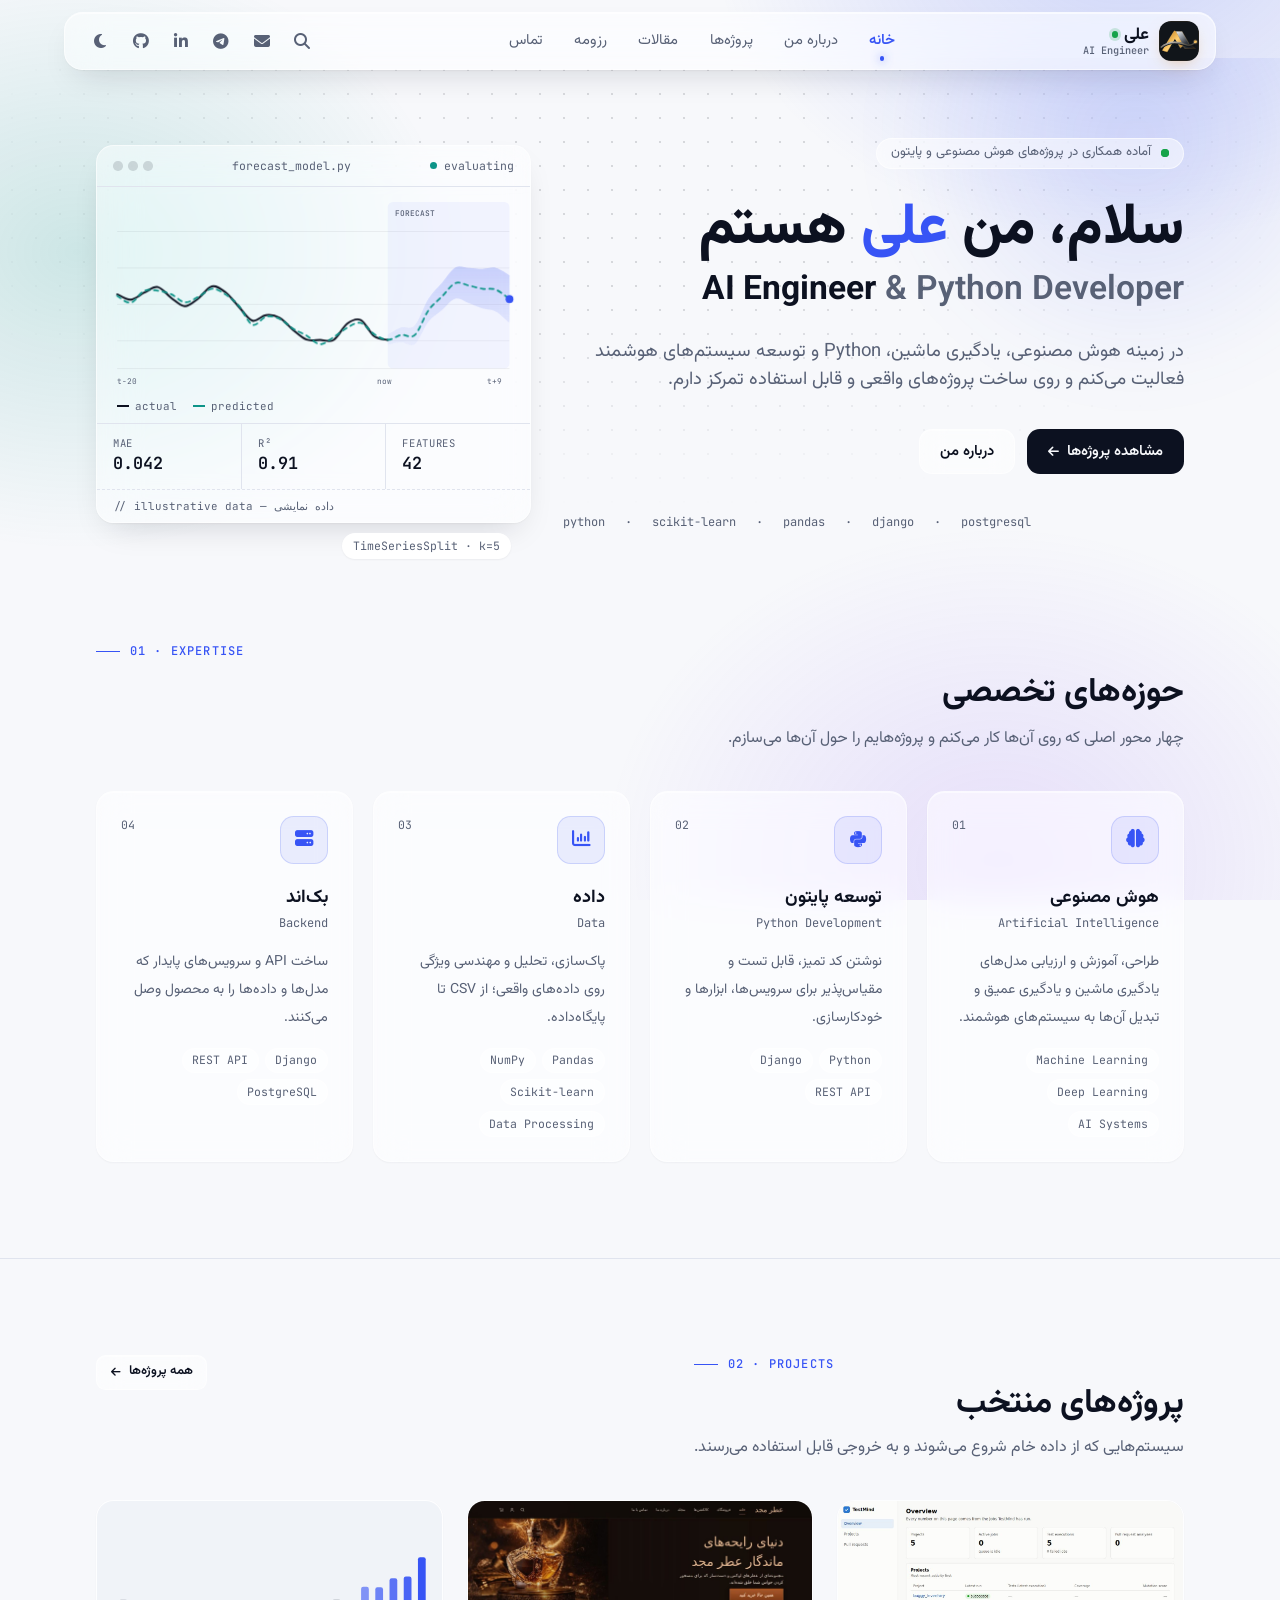
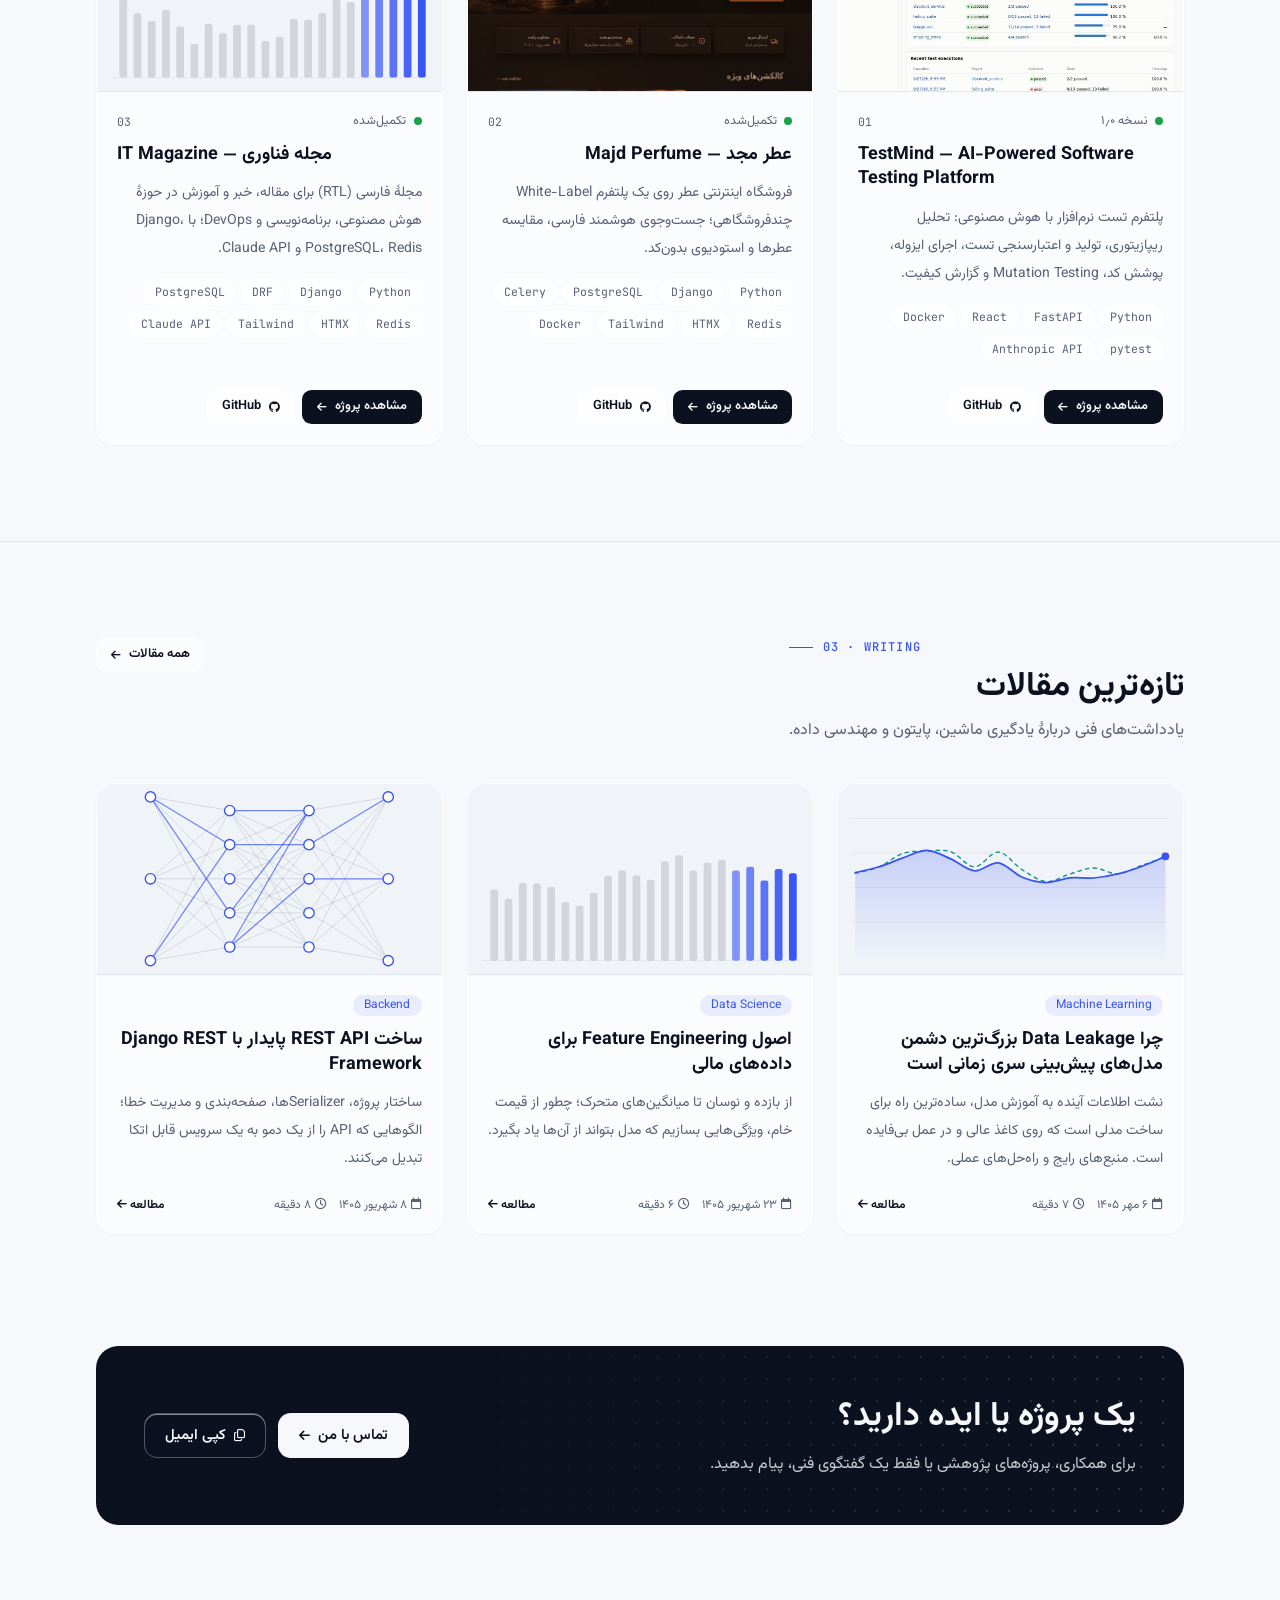
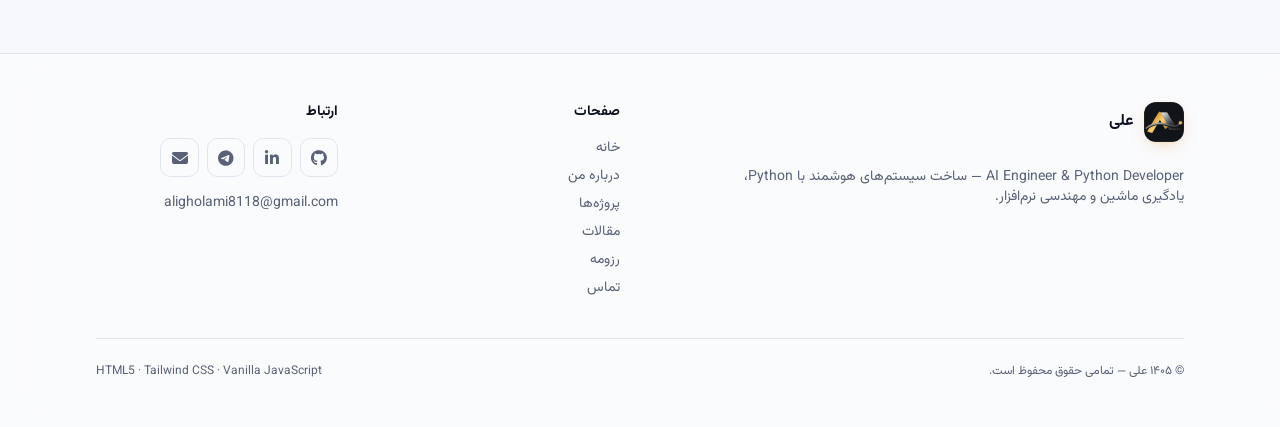
<file: public/index.html>
<!doctype html>
<html lang="fa" dir="rtl">
<head>
  <meta charset="utf-8">
  <meta name="viewport" content="width=device-width, initial-scale=1">
  <title>علی | AI Engineer &amp; Python Developer — پورتفولیو</title>
  <meta name="description" content="پورتفولیوی شخصی یک مهندس هوش مصنوعی و توسعه‌دهنده پایتون: پروژه‌های یادگیری ماشین، مقالات فنی، رزومه و راه‌های ارتباطی.">
  <link rel="canonical" href="https://aali-gh.github.io/index.html">
  <meta property="og:type" content="website">
  <meta property="og:locale" content="fa_IR">
  <meta property="og:title" content="علی | AI Engineer &amp; Python Developer">
  <meta property="og:description" content="پروژه‌های هوش مصنوعی، یادگیری ماشین و توسعه پایتون.">
  <meta property="og:url" content="https://aali-gh.github.io/index.html">
  <meta property="og:image" content="https://aali-gh.github.io/assets/images/og-cover.png">
  <meta name="twitter:card" content="summary_large_image">
  <meta name="theme-color" content="#f7f8fb">
  <link rel="icon" href="assets/logo/logo-badge-static.svg" type="image/svg+xml">
  <link rel="preconnect" href="https://fonts.googleapis.com">
  <link rel="preconnect" href="https://fonts.gstatic.com" crossorigin>
  <link href="https://fonts.googleapis.com/css2?family=Vazirmatn:wght@300;400;500;600;700;800&amp;family=JetBrains+Mono:wght@400;500&amp;display=swap" rel="stylesheet">
  <link rel="stylesheet" href="https://cdnjs.cloudflare.com/ajax/libs/font-awesome/6.5.1/css/all.min.css" crossorigin="anonymous" referrerpolicy="no-referrer">
  <script>(function(){var d=document.documentElement;d.classList.add("js");try{if(localStorage.getItem("theme")==="dark")d.classList.add("dark")}catch(e){}})();</script>
  <link rel="stylesheet" href="css/style.css">
  <link rel="stylesheet" href="css/tailwind.css">
</head>
<body>
  <a href="#main" class="skip-link">پرش به محتوای اصلی</a>
  <div id="header-mount"></div>

  <main id="main">
    <!-- Hero -->
    <section class="hero-bg" aria-labelledby="hero-title">
      <div class="container-x grid items-center gap-12 pt-12 pb-20 lg:grid-cols-12 lg:gap-8 lg:pt-20 lg:pb-28">
        <div class="lg:col-span-7">
          <p class="avail reveal"><span class="ping" aria-hidden="true"></span>آماده همکاری در پروژه‌های هوش مصنوعی و پایتون</p>
          <h1 id="hero-title" class="display mt-6 reveal">
            سلام، من <span class="text-accent" data-bind="name"></span> هستم
            <span class="role-line"><b>AI Engineer</b> &amp; Python Developer</span>
          </h1>
          <p class="lead mt-6 reveal" data-bind="tagline"></p>
          <div class="mt-9 flex flex-wrap gap-3 reveal">
            <a class="btn btn-primary" href="projects.html">مشاهده پروژه‌ها <i class="fa-solid fa-arrow-left" aria-hidden="true"></i></a>
            <a class="btn btn-ghost" href="about.html">درباره من</a>
          </div>
          <ul class="mt-10 flex flex-wrap gap-x-5 gap-y-2 mono text-xs text-muted reveal" dir="ltr" aria-label="Core stack">
            <li>python</li><li>·</li><li>scikit-learn</li><li>·</li><li>pandas</li><li>·</li><li>django</li><li>·</li><li>postgresql</li>
          </ul>
        </div>

        <div class="relative lg:col-span-5 reveal">
          <div class="console glass" role="group" aria-label="نمونه‌ای از خروجی یک مدل پیش‌بینی">
            <div class="console-bar mono">
              <span class="dots" aria-hidden="true"><i></i><i></i><i></i></span>
              <span>forecast_model.py</span>
              <span class="console-live"><i aria-hidden="true"></i>evaluating</span>
            </div>
            <div class="console-chart" data-hero-chart></div>
            <div class="console-metrics mono">
              <div><small>MAE</small><b>0.042</b></div>
              <div><small>R²</small><b>0.91</b></div>
              <div><small>FEATURES</small><b>42</b></div>
            </div>
            <p class="console-note mono">// illustrative data — داده نمایشی</p>
          </div>
          <span class="chip floaty absolute -bottom-9 end-5 bg-surface shadow-sm hidden sm:inline-flex">TimeSeriesSplit · k=5</span>
        </div>
      </div>
    </section>

    <!-- Expertise -->
    <section class="section pt-0" id="expertise" aria-labelledby="ex-title">
      <div class="container-x">
        <div class="section-head reveal">
          <p class="eyebrow">01 · expertise</p>
          <h2 id="ex-title" class="h2">حوزه‌های تخصصی</h2>
          <p class="sub">چهار محور اصلی که روی آن‌ها کار می‌کنم و پروژه‌هایم را حول آن‌ها می‌سازم.</p>
        </div>
        <div class="grid gap-5 sm:grid-cols-2 lg:grid-cols-4" data-render="expertise"></div>
      </div>
    </section>

    <!-- Projects -->
    <section class="section border-t border-line" aria-labelledby="pr-title">
      <div class="container-x">
        <div class="section-head reveal md:flex md:flex-row md:items-end md:justify-between">
          <div class="grid gap-2">
            <p class="eyebrow">02 · projects</p>
            <h2 id="pr-title" class="h2">پروژه‌های منتخب</h2>
            <p class="sub">سیستم‌هایی که از داده خام شروع می‌شوند و به خروجی قابل استفاده می‌رسند.</p>
          </div>
          <a class="btn btn-ghost btn-sm self-start" href="projects.html">همه پروژه‌ها <i class="fa-solid fa-arrow-left" aria-hidden="true"></i></a>
        </div>
        <div id="featured-projects" class="grid gap-6 md:grid-cols-2 lg:grid-cols-3"></div>
      </div>
    </section>

    <!-- Articles -->
    <section class="section border-t border-line" aria-labelledby="ar-title">
      <div class="container-x">
        <div class="section-head reveal md:flex md:flex-row md:items-end md:justify-between">
          <div class="grid gap-2">
            <p class="eyebrow">03 · writing</p>
            <h2 id="ar-title" class="h2">تازه‌ترین مقالات</h2>
            <p class="sub">یادداشت‌های فنی دربارهٔ یادگیری ماشین، پایتون و مهندسی داده.</p>
          </div>
          <a class="btn btn-ghost btn-sm self-start" href="articles.html">همه مقالات <i class="fa-solid fa-arrow-left" aria-hidden="true"></i></a>
        </div>
        <div id="latest-articles" class="grid gap-6 md:grid-cols-2 lg:grid-cols-3"></div>
      </div>
    </section>

    <!-- CTA -->
    <section class="section pt-4">
      <div class="container-x">
        <div class="cta-band p-8 md:p-12 reveal">
          <div class="grid gap-8 md:grid-cols-12 md:items-center">
            <div class="md:col-span-8">
              <h2 class="h2">یک پروژه یا ایده دارید؟</h2>
              <p class="mt-3 max-w-xl opacity-80">برای همکاری، پروژه‌های پژوهشی یا فقط یک گفتگوی فنی، پیام بدهید.</p>
            </div>
            <div class="flex flex-wrap gap-3 md:col-span-4 md:justify-end">
              <a class="btn btn-primary" href="contact.html">تماس با من <i class="fa-solid fa-arrow-left" aria-hidden="true"></i></a>
              <button type="button" class="btn btn-ghost" data-copy="email"><i class="fa-regular fa-copy" aria-hidden="true"></i> کپی ایمیل</button>
            </div>
          </div>
        </div>
      </div>
    </section>
  </main>

  <div id="footer-mount"></div>

  <script src="js/config.js" defer></script>
  <script src="js/components.js" defer></script>
  <script src="js/theme.js" defer></script>
  <script src="js/main.js" defer></script>
  <script src="js/projects.js" defer></script>
  <script src="js/articles.js" defer></script>
</body>
</html>
</file>
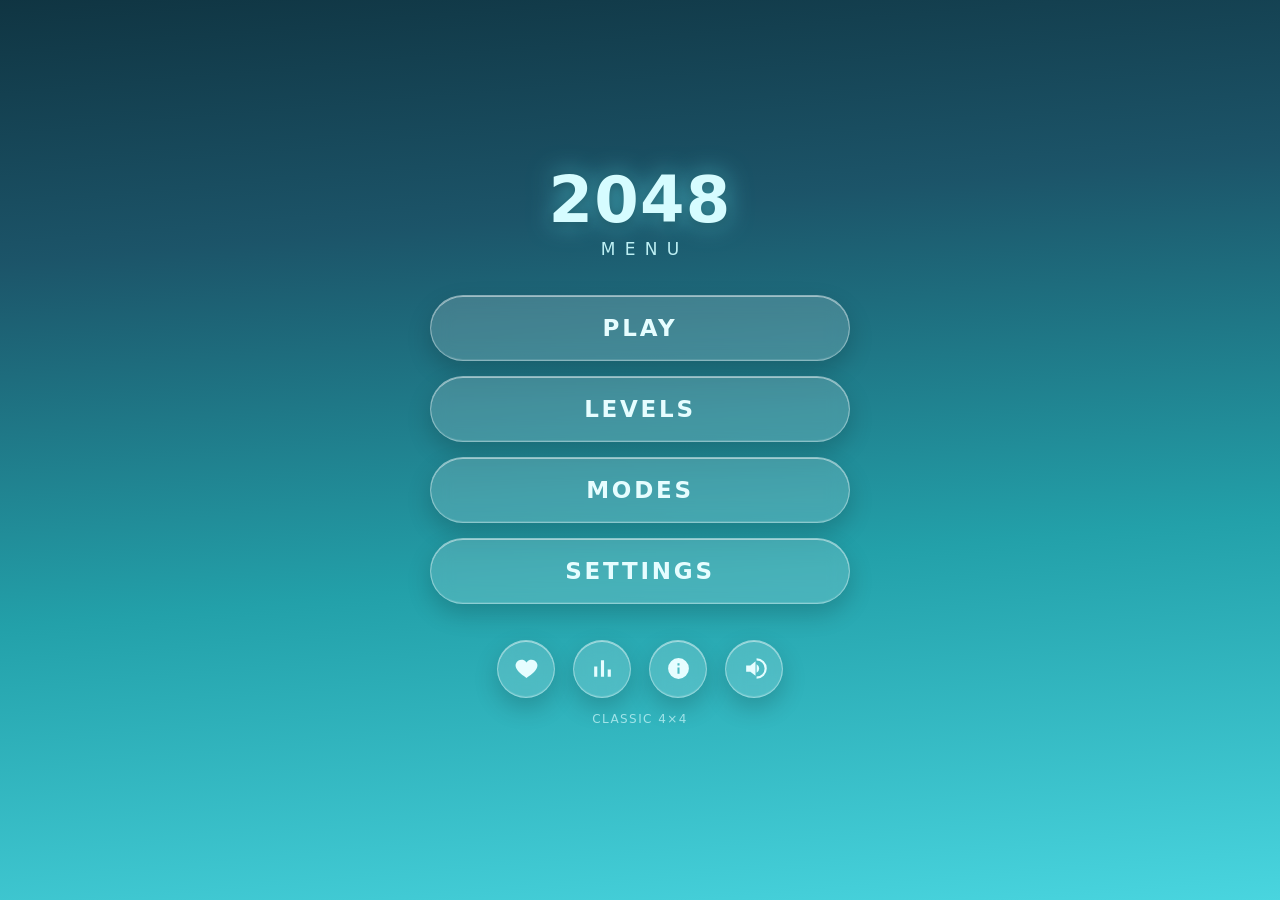
<file: public/demos/2042-game/index.html>
<!DOCTYPE html>
<html lang="en" dir="ltr" data-theme="teal">
<head>
<meta charset="utf-8">
<meta name="viewport" content="width=device-width, initial-scale=1, maximum-scale=1, user-scalable=no, viewport-fit=cover">
<meta name="theme-color" content="#0c4d63">
<meta name="mobile-web-app-capable" content="yes">
<meta name="apple-mobile-web-app-capable" content="yes">
<meta name="apple-mobile-web-app-status-bar-style" content="black-translucent">
<meta name="description" content="2048 — a glassy mobile puzzle game">
<link rel="manifest" href="manifest.json">
<link rel="icon" href="icon.svg" type="image/svg+xml">
<link rel="apple-touch-icon" href="icon.svg">
<title>2048</title>
<style>
  /* ---------- themes: every colour derives from two hues ---------------- */
  :root[data-theme="teal"]    { --h:184; --h2:196; }
  :root[data-theme="neon"]    { --h:282; --h2:258; }
  :root[data-theme="sunset"]  { --h:22;  --h2:340; }
  :root[data-theme="midnight"]{ --h:214; --h2:230; }

  :root{
    --ink:hsl(var(--h) 100% 95%);
    --ink-dim:hsl(var(--h) 70% 85%);
    --glass:rgba(255,255,255,.16);
    --glass-strong:rgba(255,255,255,.24);
    --edge:rgba(255,255,255,.38);
    --gap:9px;           /* recomputed from the board's real width on every resize */
    --radius:16px;
    --tile-font:28px;
    --shadow:0 10px 24px rgba(0,0,0,.18);
    --inner:inset 0 1px 0 rgba(255,255,255,.5), inset 0 -1px 0 rgba(255,255,255,.12);
    --n:4;
  }
  *{box-sizing:border-box; -webkit-tap-highlight-color:transparent;}
  html,body{height:100%; margin:0;}
  body{
    background:linear-gradient(175deg,
      hsl(var(--h2) 62% 16%) 0%,
      hsl(var(--h2) 58% 26%) 26%,
      hsl(var(--h) 66% 40%) 62%,
      hsl(var(--h) 70% 58%) 100%);
    background-attachment:fixed;
    color:var(--ink);
    font-family:"Segoe UI",Roboto,system-ui,-apple-system,"Helvetica Neue",sans-serif;
    font-variant-numeric:tabular-nums;
    display:flex; align-items:center; justify-content:center;
    padding:max(14px,env(safe-area-inset-top)) 16px max(14px,env(safe-area-inset-bottom));
    overscroll-behavior:none; touch-action:manipulation; user-select:none; -webkit-user-select:none;
  }

  /* ---------- living background ----------------------------------------- */
  #bubbles{position:fixed; inset:0; overflow:hidden; pointer-events:none; z-index:0;}
  #bubbles i{
    position:absolute; bottom:-16vh; border-radius:50%;
    background:radial-gradient(circle at 32% 30%, rgba(255,255,255,.34), rgba(255,255,255,.07) 62%, transparent 70%);
    animation:rise linear infinite;
  }
  @keyframes rise{
    from{transform:translateY(0) translateX(0) scale(1); opacity:0;}
    12%{opacity:.85;}
    88%{opacity:.5;}
    to{transform:translateY(-124vh) translateX(var(--drift,0)) scale(1.18); opacity:0;}
  }
  .no-anim #bubbles{display:none;}

  .glass{
    background:var(--glass);
    border:1px solid var(--edge);
    box-shadow:var(--inner), var(--shadow);
    -webkit-backdrop-filter:blur(10px); backdrop-filter:blur(10px);
  }

  .screen{width:100%; max-width:min(92vw,440px); display:none; flex-direction:column; align-items:center; position:relative; z-index:1;}
  .screen.active{display:flex;}
  .side{width:100%; display:flex; flex-direction:column; align-items:center;}

  /* Tablets: a little more room, but never a board wider than it is tall. */
  @media (min-width:700px){
    .screen{max-width:min(80vw,560px);}
  }

  /* Landscape: the board sits beside the panel instead of under it. */
  @media (orientation:landscape) and (min-aspect-ratio:1/1){
    body{padding-top:max(10px,env(safe-area-inset-top)); padding-bottom:max(10px,env(safe-area-inset-bottom));}
    #game{flex-direction:row; align-items:center; justify-content:center; gap:min(4vw,28px);
          max-width:min(96vw,980px);}
    #game .side{flex:1 1 44%; max-width:420px;}
    #game .board{flex:0 0 auto; width:min(82vh,460px); margin-top:0;}
    #game h1{font-size:clamp(26px,6vh,44px);}
    #menu .menu-actions{margin-top:4vh; width:min(70vw,420px);}
    #menu .icon-row{margin-top:4vh;}
    #menu h1{font-size:clamp(34px,11vh,64px);}
    .card{max-height:92vh;}
  }

  h1{
    margin:0; font-size:clamp(40px,13vw,74px); font-weight:800; letter-spacing:.02em;
    color:hsl(var(--h) 100% 92%);
    text-shadow:0 0 26px hsl(var(--h) 100% 70% / .55), 0 2px 10px rgba(0,0,0,.3);
  }

  /* ---------- menu ------------------------------------------------------- */
  #menu .sub{margin:2px 0 0; font-size:clamp(13px,4vw,17px); letter-spacing:.55em; color:var(--ink-dim); text-indent:.55em;}
  .menu-actions{width:82%; margin-top:9vh; display:flex; flex-direction:column; gap:15px;}
  .big-btn{
    width:100%; padding:19px 0; border-radius:999px; font-size:clamp(17px,5.2vw,23px);
    font-weight:700; letter-spacing:.12em; color:var(--ink);
  }
  .icon-row{display:flex; gap:18px; margin-top:8vh;}
  .icon-btn{width:58px; height:58px; border-radius:50%; display:flex; align-items:center; justify-content:center; padding:0;}
  .icon-btn svg{width:25px; height:25px; fill:currentColor;}
  .icon-btn.off{color:hsl(var(--h) 60% 85% / .42);}
  .menu-note{margin-top:14px; font-size:12px; letter-spacing:.12em; color:var(--ink-dim); opacity:.8; text-align:center;}

  /* ---------- game ------------------------------------------------------- */
  #game h1{font-size:clamp(30px,10vw,52px);}
  .panels{width:100%; display:grid; grid-template-columns:1fr 1fr; gap:12px; margin-top:10px;}
  .panel{border-radius:18px; padding:11px 8px; text-align:center; position:relative;}
  .panel .label{display:block; font-size:11px; letter-spacing:.18em; color:var(--ink-dim);}
  .panel .value{display:block; font-size:clamp(20px,6.4vw,28px); font-weight:700; line-height:1.25;}
  .gain{
    position:absolute; left:50%; top:4px; transform:translateX(-50%);
    font-size:15px; font-weight:700; color:hsl(var(--h) 100% 88%);
    text-shadow:0 0 12px hsl(var(--h) 100% 70% / .8); pointer-events:none;
    animation:floatUp .8s ease-out forwards;
  }
  @keyframes floatUp{
    from{opacity:0; transform:translateX(-50%) translateY(6px) scale(.85);}
    22%{opacity:1;}
    to{opacity:0; transform:translateX(-50%) translateY(-26px) scale(1.1);}
  }

  .meta{width:100%; display:flex; align-items:center; justify-content:space-between; gap:10px; margin-top:10px;
        font-size:11px; letter-spacing:.16em; color:var(--ink-dim);}
  .progress{
    width:100%; height:8px; border-radius:999px; margin-top:6px; overflow:hidden;
    background:rgba(255,255,255,.14); border:1px solid rgba(255,255,255,.22);
  }
  .progress > i{
    display:block; height:100%; width:0;
    background:linear-gradient(90deg, hsl(var(--h) 90% 70%), hsl(var(--h) 100% 86%));
    box-shadow:0 0 12px hsl(var(--h) 100% 70% / .8);
    transition:width .3s ease;
  }

  .controls{width:100%; display:grid; grid-template-columns:repeat(3,1fr); gap:10px; margin-top:12px;}
  .ctrl{border-radius:16px; padding:14px 4px; font-size:clamp(11px,3.4vw,14px); font-weight:600; letter-spacing:.1em;}

  button{
    font-family:inherit; cursor:pointer; color:var(--ink);
    background:var(--glass); border:1px solid var(--edge);
    box-shadow:var(--inner), var(--shadow);
    -webkit-backdrop-filter:blur(10px); backdrop-filter:blur(10px);
    transition:transform .12s ease, background .12s ease;
  }
  button:active{transform:scale(.97); background:var(--glass-strong);}
  button:disabled{opacity:.4;}

  /* ---------- board ------------------------------------------------------ */
  .board{
    position:relative; width:100%; aspect-ratio:1/1; margin-top:14px;
    border-radius:calc(var(--radius) + 1.4vw); padding:var(--gap); touch-action:none;
  }
  .board.shake{animation:shake .26s ease-in-out;}
  @keyframes shake{
    0%,100%{transform:translateX(0);}
    20%{transform:translateX(-7px);} 40%{transform:translateX(6px);}
    60%{transform:translateX(-4px);} 80%{transform:translateX(3px);}
  }
  .grid{position:absolute; inset:var(--gap); display:grid;
    grid-template-columns:repeat(var(--n),1fr); grid-template-rows:repeat(var(--n),1fr); gap:var(--gap);}
  .grid div{
    background:rgba(255,255,255,.12); border-radius:var(--radius);
    box-shadow:inset 0 1px 0 rgba(255,255,255,.34), inset 0 -1px 0 rgba(255,255,255,.08);
  }
  .tiles{position:absolute; inset:var(--gap);}
  .tile{
    position:absolute;
    width:calc((100% - (var(--n) - 1) * var(--gap)) / var(--n));
    height:calc((100% - (var(--n) - 1) * var(--gap)) / var(--n));
    display:flex; align-items:center; justify-content:center;
    border-radius:var(--radius); font-weight:700;
    font-size:var(--tile-font);
    color:hsl(var(--h) 100% 96%); text-shadow:0 1px 6px rgba(0,0,0,.28);
    box-shadow:inset 0 1px 0 rgba(255,255,255,.45), 0 4px 12px rgba(0,0,0,.16);
    transition:transform .1s ease-in-out; will-change:transform;
  }
  .tile{font-size:var(--tile-font);}
  .tile.long{font-size:calc(var(--tile-font) * .72);}
  .tile.new{animation:pop .16s ease-in-out;}
  .tile.merged{animation:bump .18s ease-in-out;}
  @keyframes pop{from{transform:var(--pos) scale(.2);}to{transform:var(--pos) scale(1);}}
  @keyframes bump{0%{transform:var(--pos) scale(1);}45%{transform:var(--pos) scale(1.2);}100%{transform:var(--pos) scale(1);}}

  /* value ramp, generated from the theme hue */
  .t2   {background:hsl(var(--h) 80% 88% / .34);}
  .t4   {background:hsl(var(--h) 80% 82% / .42);}
  .t8   {background:hsl(var(--h) 78% 72% / .52);}
  .t16  {background:hsl(var(--h) 76% 60% / .64);}
  .t32  {background:hsl(var(--h) 74% 47% / .80);}
  .t64  {background:hsl(var(--h) 74% 39% / .88);}
  .t128 {background:hsl(var(--h) 72% 33% / .91);}
  .t256 {background:hsl(var(--h) 72% 28% / .93);}
  .t512 {background:hsl(var(--h) 72% 24% / .95);}
  .t1024{background:hsl(var(--h) 72% 20% / .97);}
  .t2048{background:hsl(var(--h) 74% 16%);
         box-shadow:inset 0 1px 0 rgba(255,255,255,.5), 0 0 26px hsl(var(--h) 100% 65% / .6);}
  .tbig {background:hsl(var(--h) 70% 12%); color:hsl(var(--h) 95% 78%);}

  /* merge sparks */
  .spark{
    position:absolute; width:8px; height:8px; border-radius:50%; pointer-events:none; z-index:3;
    background:radial-gradient(circle, hsl(var(--h) 100% 92%), hsl(var(--h) 100% 70% / .1) 70%);
    animation:spark .5s ease-out forwards;
  }
  @keyframes spark{
    from{transform:translate(0,0) scale(1); opacity:.95;}
    to{transform:translate(var(--dx), var(--dy)) scale(.2); opacity:0;}
  }
  .flash{
    position:absolute; border-radius:var(--radius); pointer-events:none; z-index:2;
    box-shadow:0 0 0 2px hsl(var(--h) 100% 85% / .8), 0 0 26px hsl(var(--h) 100% 75% / .75);
    animation:flash .42s ease-out forwards;
  }
  @keyframes flash{from{opacity:.95; transform:scale(1);} to{opacity:0; transform:scale(1.22);}}

  /* hint arrow */
  #hintArrow{
    position:absolute; inset:0; display:none; align-items:center; justify-content:center;
    pointer-events:none; z-index:4;
  }
  #hintArrow.show{display:flex; animation:hintPulse .9s ease-out forwards;}
  #hintArrow svg{width:34%; height:34%; fill:hsl(var(--h) 100% 90%);
                 filter:drop-shadow(0 0 18px hsl(var(--h) 100% 70% / .9));}
  @keyframes hintPulse{0%{opacity:0; transform:scale(.7);} 25%{opacity:1; transform:scale(1);}
                       75%{opacity:1;} 100%{opacity:0; transform:scale(1.05);}}

  /* first-run tutorial */
  .tutorial{
    position:absolute; inset:0; z-index:7; border-radius:calc(var(--radius) + 6px);
    display:none; flex-direction:column; align-items:center; justify-content:center; gap:14px;
    background:hsl(var(--h2) 60% 16% / .66); -webkit-backdrop-filter:blur(5px); backdrop-filter:blur(5px);
    text-align:center; padding:18px; cursor:pointer;
  }
  .tutorial.show{display:flex;}
  .tut-text{margin:0; font-size:clamp(13px,4.2vw,17px); font-weight:700; letter-spacing:.14em;}
  .tut-hint{margin:0; font-size:11px; letter-spacing:.2em; color:var(--ink-dim);}
  .hand{
    width:56px; height:56px; border-radius:50%;
    background:radial-gradient(circle at 34% 30%, rgba(255,255,255,.95), rgba(255,255,255,.35) 60%, rgba(255,255,255,.12) 72%);
    box-shadow:0 0 22px hsl(var(--h) 100% 80% / .7);
    animation:swipeHand 2.4s ease-in-out infinite;
  }
  @keyframes swipeHand{
    0%   {transform:translateX(-64px) scale(.75); opacity:0;}
    18%  {transform:translateX(-64px) scale(1);   opacity:1;}
    62%  {transform:translateX(64px)  scale(1);   opacity:1;}
    80%  {transform:translateX(64px)  scale(.75); opacity:0;}
    100% {transform:translateX(-64px) scale(.75); opacity:0;}
  }

  /* accessibility */
  .sr-only{
    position:absolute; width:1px; height:1px; padding:0; margin:-1px;
    overflow:hidden; clip:rect(0 0 0 0); white-space:nowrap; border:0;
  }
  :focus-visible{outline:3px solid #fff; outline-offset:3px;}

  /* high contrast: solid surfaces, hard edges, no blur */
  .hc .glass, .hc button{
    background:hsl(var(--h2) 70% 12%); border-color:#fff; border-width:2px;
    -webkit-backdrop-filter:none; backdrop-filter:none; box-shadow:none; color:#fff;
  }
  .hc .grid div{background:hsl(var(--h2) 60% 20%); box-shadow:none;}
  .hc .tile{color:#fff; text-shadow:none; box-shadow:inset 0 0 0 2px rgba(255,255,255,.85);}
  .hc .t2{background:hsl(var(--h) 45% 34%);} .hc .t4{background:hsl(var(--h) 50% 40%);}
  .hc .t8{background:hsl(var(--h) 60% 46%);} .hc .t16{background:hsl(var(--h) 70% 38%);}
  .hc .t32{background:hsl(var(--h) 75% 32%);} .hc .t64{background:hsl(var(--h) 80% 26%);}
  .hc .t128{background:hsl(var(--h) 85% 22%);} .hc .t256{background:hsl(var(--h) 85% 19%);}
  .hc .t512{background:hsl(var(--h) 88% 16%);} .hc .t1024{background:hsl(var(--h) 90% 13%);}
  .hc .t2048{background:#000;} .hc .tbig{background:#000; color:hsl(var(--h) 100% 80%);}
  .hc .label, .hc .meta, .hc .cap, .hc .tut-hint{color:#fff;}
  .hc #bubbles{display:none;}
  .hc .overlay, .hc .sheet, .hc .tutorial{background:hsl(var(--h2) 70% 8% / .95);
    -webkit-backdrop-filter:none; backdrop-filter:none;}

  @media (prefers-reduced-motion: reduce){ .tile{transition:none;} .tile.new,.tile.merged{animation:none;} }
  .no-anim .hand{animation:none;}
  .no-anim .tile{transition:none !important;}
  .no-anim .tile.new, .no-anim .tile.merged, .no-anim .spark, .no-anim .flash, .no-anim .gain{animation:none !important;}
  .no-anim .spark, .no-anim .flash{display:none;}
  .no-anim button{transition:none !important;}

  /* ---------- overlays & sheets ------------------------------------------ */
  .overlay{
    position:absolute; inset:0; border-radius:calc(var(--radius) + 1.4vw); z-index:6;
    display:none; flex-direction:column; align-items:center; justify-content:center; gap:14px;
    background:hsl(var(--h2) 60% 18% / .62); -webkit-backdrop-filter:blur(8px); backdrop-filter:blur(8px);
    text-align:center; padding:18px;
  }
  .overlay.show{display:flex;}
  .overlay .msg{font-size:clamp(26px,8vw,40px); font-weight:800; text-shadow:0 0 22px hsl(var(--h) 100% 70% / .5);}
  .overlay .sub{font-size:13px; letter-spacing:.1em; color:var(--ink-dim); margin-top:-8px; line-height:1.9;}
  .overlay .row{display:flex; gap:10px; flex-wrap:wrap; justify-content:center;}
  .overlay button{border-radius:999px; padding:12px 18px; font-size:12px; font-weight:600; letter-spacing:.12em;}

  .sheet{
    position:fixed; inset:0; z-index:20; display:none; align-items:center; justify-content:center; padding:20px;
    background:hsl(var(--h2) 60% 14% / .55); -webkit-backdrop-filter:blur(6px); backdrop-filter:blur(6px);
  }
  .sheet.show{display:flex;}
  .card{
    width:100%; max-width:360px; max-height:86vh; overflow-y:auto; border-radius:26px; padding:22px;
    -webkit-overflow-scrolling:touch; overscroll-behavior:contain;
  }
  .card h2{margin:0 0 6px; font-size:19px; font-weight:700; letter-spacing:.14em; text-align:center;}
  .card p{margin:10px 0 0; font-size:13px; line-height:1.9; color:var(--ink-dim); text-align:center;}
  .card .close{width:100%; margin-top:18px; border-radius:999px; padding:14px 0; font-weight:600; letter-spacing:.14em;}
  .opt{display:flex; align-items:center; justify-content:space-between; gap:12px; padding:13px 2px;
       border-bottom:1px solid rgba(255,255,255,.16); font-size:15px;}
  .opt:last-of-type{border-bottom:0;}
  .opt.stack{flex-direction:column; align-items:stretch; gap:10px;}
  .opt .cap{font-size:11px; letter-spacing:.18em; color:var(--ink-dim);}

  .switch{width:52px; height:30px; border-radius:999px; padding:0; position:relative; flex:0 0 auto;
          background:rgba(255,255,255,.14);}
  .switch::after{content:""; position:absolute; top:3px; left:3px; width:22px; height:22px; border-radius:50%;
                 background:hsl(var(--h) 100% 96%); box-shadow:0 2px 6px rgba(0,0,0,.35); transition:transform .16s ease;}
  .switch[aria-checked="true"]{background:hsl(var(--h) 80% 70% / .55);}
  .switch[aria-checked="true"]::after{transform:translateX(22px);}

  .chips{display:flex; flex-wrap:wrap; gap:8px;}
  .chip{
    flex:1 1 auto; min-width:64px; padding:11px 10px; border-radius:999px;
    font-size:12px; font-weight:600; letter-spacing:.08em;
  }
  .chip[aria-pressed="true"]{background:hsl(var(--h) 85% 72% / .42); border-color:rgba(255,255,255,.7);}
  .chip.has-game::after{content:" •"; color:hsl(var(--h) 100% 88%);}
  .swatches{display:flex; gap:10px;}
  .sw{flex:1; height:44px; border-radius:14px; padding:0; border:2px solid transparent;}
  .sw[aria-pressed="true"]{border-color:#fff; box-shadow:0 0 0 3px rgba(255,255,255,.22), var(--shadow);}
  .sw-teal    {background:linear-gradient(160deg,hsl(196 58% 26%),hsl(184 70% 58%));}
  .sw-neon    {background:linear-gradient(160deg,hsl(258 58% 26%),hsl(282 70% 58%));}
  .sw-sunset  {background:linear-gradient(160deg,hsl(340 58% 26%),hsl(22 70% 58%));}
  .sw-midnight{background:linear-gradient(160deg,hsl(230 58% 22%),hsl(214 70% 52%));}

  /* levels */
  /* A hundred blurred buttons inside a blurred, scrolling card cost a re-blur every frame,
     so this card paints flat: plain translucent fills, no backdrop-filter, no drop shadows. */
  #levelsSheet .card{
    -webkit-backdrop-filter:none; backdrop-filter:none;
    background:hsl(var(--h2) 58% 17% / .94);
    contain:paint;
  }
  .level-grid{display:grid; grid-template-columns:repeat(5,1fr); gap:8px; margin-top:12px;}
  .lv{
    position:relative; aspect-ratio:1/1; border-radius:14px; padding:0;
    display:flex; flex-direction:column; align-items:center; justify-content:center; gap:2px;
    font-size:15px; font-weight:700;
    background:rgba(255,255,255,.1);
    border:1px solid rgba(255,255,255,.28);
    box-shadow:none;
    -webkit-backdrop-filter:none; backdrop-filter:none;
    contain:layout paint style;
    transition:none;
  }
  .lv:active{background:rgba(255,255,255,.2);}
  .lv small{font-size:9px; letter-spacing:.06em; color:hsl(var(--h) 100% 88%); line-height:1;}
  .lv.locked{opacity:.38;}
  .lv.done{background:hsl(var(--h) 85% 62% / .38); border-color:rgba(255,255,255,.7);}
  .lv.current{box-shadow:0 0 0 2px #fff;}
  .stars{display:flex; gap:8px; font-size:26px; line-height:1;}
  .stars i{font-style:normal; opacity:.28;}
  .stars i.on{opacity:1; text-shadow:0 0 16px hsl(var(--h) 100% 75% / .9); animation:starPop .4s ease-out backwards;}
  .stars i.on:nth-child(2){animation-delay:.12s;}
  .stars i.on:nth-child(3){animation-delay:.24s;}
  @keyframes starPop{from{transform:scale(.2) rotate(-25deg); opacity:0;} to{transform:scale(1) rotate(0); opacity:1;}}
  .no-anim .stars i.on{animation:none;}

  .award{
    display:flex; align-items:center; gap:10px; padding:10px 18px; border-radius:999px;
    background:hsl(var(--h) 85% 62% / .3); border:1px solid rgba(255,255,255,.6);
    animation:starPop .45s ease-out backwards; animation-delay:.3s;
  }
  .badge-icon{font-size:26px; line-height:1;}
  .badge-name{font-size:13px; font-weight:700; letter-spacing:.14em;}

  .chapter{
    grid-column:1 / -1; margin:10px 0 2px; font-size:10px; letter-spacing:.2em;
    color:var(--ink-dim); text-align:center;
  }

  .trophies{display:flex; flex-wrap:wrap; gap:8px; justify-content:center; margin-top:10px;}
  .trophy{
    width:72px; padding:9px 4px; border-radius:16px; text-align:center;
    background:rgba(255,255,255,.08); border:1px solid rgba(255,255,255,.18);
  }
  .trophy .ic{font-size:22px; line-height:1.2; filter:grayscale(1); opacity:.4;}
  .trophy .nm{font-size:8px; letter-spacing:.1em; color:var(--ink-dim); margin-top:3px;}
  .trophy.won{background:hsl(var(--h) 85% 62% / .28); border-color:rgba(255,255,255,.65);}
  .trophy.won .ic{filter:none; opacity:1; text-shadow:0 0 14px hsl(var(--h) 100% 75% / .8);}
  .trophy.won .nm{color:var(--ink);}

  /* stats */
  .stat-grid{display:grid; grid-template-columns:1fr 1fr; gap:10px; margin-top:12px;}
  .stat{border-radius:16px; padding:12px 8px; text-align:center; background:rgba(255,255,255,.1);
        border:1px solid rgba(255,255,255,.2);}
  .stat b{display:block; font-size:20px; font-weight:700;}
  .stat span{font-size:10px; letter-spacing:.16em; color:var(--ink-dim);}
  .medals{display:flex; gap:8px; justify-content:center; margin-top:14px; flex-wrap:wrap;}
  .medal{
    width:54px; height:54px; border-radius:50%; display:flex; align-items:center; justify-content:center;
    font-size:12px; font-weight:700; background:rgba(255,255,255,.08);
    border:1px solid rgba(255,255,255,.18); color:hsl(var(--h) 40% 80% / .45);
  }
  .medal.won{
    background:linear-gradient(160deg, hsl(var(--h) 90% 62%), hsl(var(--h) 80% 34%));
    color:hsl(var(--h) 100% 96%); border-color:rgba(255,255,255,.7);
    box-shadow:0 0 16px hsl(var(--h) 100% 65% / .5);
  }
  .top-list{margin-top:14px; font-size:13px;}
  .top-list div{display:flex; justify-content:space-between; gap:10px; padding:9px 2px;
                border-bottom:1px solid rgba(255,255,255,.12);}
  .top-list div:last-child{border-bottom:0;}
  .top-list .meta-s{color:var(--ink-dim); font-size:11px; letter-spacing:.08em;}
  .empty{text-align:center; color:var(--ink-dim); font-size:13px; padding:18px 0;}

  .toast{
    position:fixed; left:50%; bottom:calc(26px + env(safe-area-inset-bottom)); transform:translateX(-50%) translateY(14px);
    padding:12px 20px; border-radius:999px; font-size:13px; letter-spacing:.06em;
    background:rgba(255,255,255,.18); border:1px solid var(--edge); color:var(--ink);
    -webkit-backdrop-filter:blur(10px); backdrop-filter:blur(10px);
    opacity:0; pointer-events:none; transition:opacity .2s ease, transform .2s ease; z-index:30;
  }
  .toast.show{opacity:1; transform:translateX(-50%) translateY(0);}
</style>
</head>
<body>
<div id="bubbles" aria-hidden="true"></div>

<!-- ------------------------------- MENU ------------------------------- -->
<section class="screen active" id="menu">
  <h1>2048</h1>
  <p class="sub">MENU</p>

  <div class="menu-actions">
    <button class="big-btn" id="play" type="button">PLAY</button>
    <button class="big-btn" id="openLevels" type="button">LEVELS</button>
    <button class="big-btn" id="openModes" type="button">MODES</button>
    <button class="big-btn" id="openSettings" type="button">SETTINGS</button>
  </div>

  <div class="icon-row">
    <button class="icon-btn" id="likeBtn" type="button" aria-label="Like">
      <svg viewBox="0 0 24 24"><path d="M12 21s-7.5-4.6-9.7-9A5.4 5.4 0 0 1 12 6.3 5.4 5.4 0 0 1 21.7 12c-2.2 4.4-9.7 9-9.7 9z"/></svg>
    </button>
    <button class="icon-btn" id="statsBtn" type="button" aria-label="Stats">
      <svg viewBox="0 0 24 24"><path d="M4 20h3V10H4v10zm6.5 0h3V4h-3v16zM17 20h3v-7h-3v7z"/></svg>
    </button>
    <button class="icon-btn" id="aboutBtn" type="button" aria-label="About">
      <svg viewBox="0 0 24 24"><path d="M12 2a10 10 0 1 0 0 20 10 10 0 0 0 0-20zm1 15h-2v-6h2v6zm0-8h-2V7h2v2z"/></svg>
    </button>
    <button class="icon-btn" id="soundBtn" type="button" aria-label="Sound">
      <svg viewBox="0 0 24 24"><path d="M4 9v6h4l5 4V5L8 9H4zm12.5 3a4.5 4.5 0 0 0-2.5-4v8a4.5 4.5 0 0 0 2.5-4zM14 2.2v2.1a7.5 7.5 0 0 1 0 15.4v2.1a9.6 9.6 0 0 0 0-19.6z"/></svg>
    </button>
  </div>

  <p class="menu-note" id="menuNote"></p>
</section>

<!-- ------------------------------- GAME ------------------------------- -->
<section class="screen" id="game">
 <div class="side">
  <h1>2048</h1>

  <div class="panels">
    <div class="panel glass"><span class="label" id="scoreLabel">SCORE</span>
      <span class="value" id="score" aria-labelledby="scoreLabel">0</span></div>
    <div class="panel glass"><span class="label" id="bestLabel">BEST</span>
      <span class="value" id="best" aria-labelledby="bestLabel">0</span></div>
  </div>

  <div class="meta"><span id="modeChip">CLASSIC 4×4</span><span id="progressText">0 / 2048</span></div>
  <div class="progress"><i id="progressBar"></i></div>

  <div class="controls">
    <button class="ctrl" id="undo" type="button">UNDO</button>
    <button class="ctrl" id="hint" type="button">HINT</button>
    <button class="ctrl" id="restart" type="button">NEW</button>
  </div>
 </div>

  <div class="board glass" id="board" role="application"
       aria-label="Game board. Swipe, or use the arrow keys, to move the tiles.">
    <div class="grid" id="grid" aria-hidden="true"></div>
    <div class="tiles" id="tiles" data-n="4"></div>
    <div id="hintArrow" aria-hidden="true"><svg viewBox="0 0 24 24"><path d="M12 3l8 9h-5v9h-6v-9H4z"/></svg></div>

    <div class="tutorial" id="tutorial" aria-hidden="true">
      <p class="tut-text">SWIPE TO MOVE THE TILES</p>
      <div class="hand"></div>
      <p class="tut-hint">TAP TO START</p>
    </div>
    <div class="overlay" id="overlay">
      <div class="msg" id="overlayMsg"></div>
      <div class="stars" id="overlayStars" style="display:none"></div>
      <div class="award" id="badgeAward" style="display:none"></div>
      <div class="sub" id="overlaySub"></div>
      <div class="row">
        <button id="nextLevel" type="button" style="display:none">NEXT LEVEL</button>
        <button id="keepGoing" type="button" style="display:none">KEEP GOING</button>
        <button id="tryAgain" type="button">NEW GAME</button>
        <button id="shareBtn" type="button">SHARE</button>
        <button id="toMenu" type="button">MENU</button>
      </div>
    </div>
  </div>
</section>

<!-- ------------------------------- MODES ------------------------------ -->
<div class="sheet" id="modesSheet">
  <div class="card glass">
    <h2>MODES</h2>
    <div class="opt stack">
      <span class="cap">BOARD SIZE</span>
      <div class="chips" id="sizeChips">
        <button class="chip" type="button" data-size="3">3 × 3</button>
        <button class="chip" type="button" data-size="4">4 × 4</button>
        <button class="chip" type="button" data-size="5">5 × 5</button>
        <button class="chip" type="button" data-size="6">6 × 6</button>
      </div>
    </div>
    <div class="opt stack">
      <span class="cap">GAME MODE</span>
      <div class="chips" id="modeChips">
        <button class="chip" type="button" data-mode="classic">CLASSIC</button>
        <button class="chip" type="button" data-mode="timed">TIMED 3:00</button>
        <button class="chip" type="button" data-mode="noundo">NO UNDO</button>
        <button class="chip" type="button" data-mode="daily">DAILY</button>
      </div>
    </div>
    <p id="modeHelp"></p>
    <button class="close" id="startMode" type="button">START</button>
    <button class="close" id="freshStart" type="button" style="margin-top:8px; display:none">NEW GAME</button>
    <button class="close" id="closeModes" type="button" style="margin-top:8px">CANCEL</button>
  </div>
</div>

<!-- ----------------------------- SETTINGS ----------------------------- -->
<div class="sheet" id="settingsSheet">
  <div class="card glass">
    <h2>SETTINGS</h2>
    <div class="opt stack">
      <span class="cap">THEME</span>
      <div class="swatches" id="themeSwatches">
        <button class="sw sw-teal" type="button" data-theme="teal" aria-label="Teal"></button>
        <button class="sw sw-neon" type="button" data-theme="neon" aria-label="Neon"></button>
        <button class="sw sw-sunset" type="button" data-theme="sunset" aria-label="Sunset"></button>
        <button class="sw sw-midnight" type="button" data-theme="midnight" aria-label="Midnight"></button>
      </div>
    </div>
    <div class="opt"><span>Sound</span><button class="switch" id="swSound" role="switch" aria-checked="true"></button></div>
    <div class="opt"><span>Vibration</span><button class="switch" id="swVibe" role="switch" aria-checked="true"></button></div>
    <div class="opt"><span>Animations</span><button class="switch" id="swAnim" role="switch" aria-checked="true"></button></div>
    <div class="opt"><span>Ambient sound</span><button class="switch" id="swAmbient" role="switch" aria-checked="true"></button></div>
    <div class="opt"><span>High contrast</span><button class="switch" id="swContrast" role="switch" aria-checked="false"></button></div>
    <div class="opt"><span>Tutorial</span>
      <button class="chip" id="replayTutorial" type="button" style="flex:0 0 auto">SHOW</button></div>
    <div class="opt"><span>Reset scores &amp; stats</span>
      <button class="chip" id="resetAll" type="button" style="flex:0 0 auto">RESET</button></div>
    <button class="close" id="closeSettings" type="button">DONE</button>
  </div>
</div>

<!-- ------------------------------- LEVELS ----------------------------- -->
<div class="sheet" id="levelsSheet">
  <div class="card glass">
    <h2>LEVELS</h2>
    <p id="levelsNote"></p>
    <div class="level-grid" id="levelGrid"></div>
    <button class="close" id="closeLevels" type="button">CLOSE</button>
  </div>
</div>

<!-- ------------------------------- STATS ------------------------------ -->
<div class="sheet" id="statsSheet">
  <div class="card glass">
    <h2>STATS</h2>
    <div class="stat-grid">
      <div class="stat"><b id="stGames">0</b><span>GAMES</span></div>
      <div class="stat"><b id="stMoves">0</b><span>MOVES</span></div>
      <div class="stat"><b id="stTile">0</b><span>BEST TILE</span></div>
      <div class="stat"><b id="stAvg">0</b><span>AVG SCORE</span></div>
    </div>
    <p class="cap" style="margin-top:16px; text-align:center">TILE MEDALS</p>
    <div class="medals" id="medals"></div>
    <p class="cap" style="margin-top:16px; text-align:center">TROPHIES</p>
    <div class="trophies" id="trophies"></div>
    <div class="top-list" id="topList"></div>
    <button class="close" id="closeStats" type="button">CLOSE</button>
  </div>
</div>

<!-- ------------------------------- ABOUT ------------------------------ -->
<div class="sheet" id="aboutSheet">
  <div class="card glass">
    <h2>2048</h2>
    <p>Swipe to slide the tiles.<br>Two tiles with the same number merge into one.<br>Reach 2048 to win.</p>
    <p style="opacity:.75">Keys: arrows or WASD, Z to undo, H for a hint.<br>Plays fully offline — your progress stays on this device.</p>
    <button class="close" id="closeAbout" type="button">CLOSE</button>
  </div>
</div>

<div class="toast" id="toast" role="status"></div>
<p id="a11yStatus" class="sr-only" aria-live="polite"></p>
<style>
  .burst{position:absolute; pointer-events:none; z-index:3;
    width:calc((100% - (var(--n) - 1) * var(--gap)) / var(--n));
    height:calc((100% - (var(--n) - 1) * var(--gap)) / var(--n));}
  .burst .spark{left:50%; top:50%; margin:-4px 0 0 -4px;}
</style>
<script>
(function(){
  "use strict";

  const KEY   = "game2048.state";     // legacy single-slot save, migrated on first run
  const GAMES = "game2048.games";     // one saved game per mode+size
  const LAST  = "game2048.last";
  const BEST  = "game2048.best";      // { "classic:4": 1234, ... }
  const PREFS = "game2048.prefs";
  const STATS = "game2048.stats";
  const TOP   = "game2048.top";
  const DAILY = "game2048.daily";
  const WIN_TILE = 2048;
  const MEDALS = [256, 512, 1024, 2048, 4096];
  const LEVELS_KEY = "game2048.levels";

  /**
   * The campaign. Every level has one goal and one budget, so three stars always
   * mean the same thing: finish with at least half the budget still in hand.
   * The whole table is generated from solver measurements: the expectimax behind the HINT
   * button played every goal repeatedly, and each budget is 2.5x its median move count
   * (1.6x for a clock; 2.0x/1.3x on the levels marked tight by difficulty ranking). So
   * finishing at all earns a star, and solver-grade play earns three. Goals the solver
   * itself failed more than half the time were dropped, and level 100 is the game's
   * namesake: 2048 on a 4x4 board.
   */
  const LEVELS = [
    {id:1, size:3, tile:32, moves:45},
    {id:2, size:3, tile:64, moves:90},
    {id:3, size:4, tile:64, moves:115},
    {id:4, size:4, score:400, moves:120},
    {id:5, size:5, score:600, moves:180},
    {id:6, size:4, tile:128, moves:190},
    {id:7, size:5, tile:128, moves:215},
    {id:8, size:4, score:1000, moves:230},
    {id:9, size:6, tile:128, moves:240},
    {id:10, size:5, score:1000, moves:250},
    {id:11, size:4, score:1000, seconds:150},
    {id:12, size:3, score:1000, seconds:155},
    {id:13, size:5, score:1000, seconds:160},
    {id:14, size:6, score:1000, seconds:165},
    {id:15, size:4, tile:256, moves:325},
    {id:16, size:4, score:1500, moves:330},
    {id:17, size:5, score:1500, moves:360},
    {id:18, size:4, tile:256, seconds:210},
    {id:19, size:4, score:1500, seconds:215},
    {id:20, size:5, score:2000, moves:400},
    {id:21, size:5, tile:256, moves:405},
    {id:22, size:4, tile:256, moves:325, noUndo:true},
    {id:23, size:4, score:1500, moves:330, noUndo:true},
    {id:24, size:5, score:2000, seconds:255},
    {id:25, size:5, tile:256, seconds:260},
    {id:26, size:6, tile:256, seconds:270},
    {id:27, size:4, score:2000, moves:385, noUndo:true},
    {id:28, size:5, score:2000, moves:400, noUndo:true},
    {id:29, size:6, score:2000, moves:400, noUndo:true},
    {id:30, size:5, tile:256, moves:405, noUndo:true},
    {id:31, size:4, tile:256, moves:260, noUndo:true},
    {id:32, size:6, tile:256, moves:420, noUndo:true},
    {id:33, size:4, score:2000, seconds:200},
    {id:34, size:5, score:3000, moves:590},
    {id:35, size:5, score:2000, seconds:210},
    {id:36, size:4, tile:512, moves:630},
    {id:37, size:4, score:2000, moves:310, noUndo:true},
    {id:38, size:5, score:2000, moves:320, noUndo:true},
    {id:39, size:4, score:4000, moves:680},
    {id:40, size:5, score:3000, seconds:380},
    {id:41, size:5, tile:256, moves:325, noUndo:true},
    {id:42, size:6, tile:512, moves:710},
    {id:43, size:4, tile:512, seconds:405},
    {id:44, size:4, score:3000, moves:470},
    {id:45, size:5, score:3000, moves:475},
    {id:46, size:6, score:3000, moves:475},
    {id:47, size:4, score:4000, seconds:435},
    {id:48, size:6, score:4000, seconds:445},
    {id:49, size:4, tile:512, moves:505},
    {id:50, size:5, tile:512, seconds:470},
    {id:51, size:4, score:4000, moves:540},
    {id:52, size:5, score:4000, moves:545},
    {id:53, size:5, score:3000, seconds:310},
    {id:54, size:6, score:4000, moves:555},
    {id:55, size:6, tile:512, moves:565},
    {id:56, size:4, tile:512, seconds:330},
    {id:57, size:5, tile:512, moves:735, noUndo:true},
    {id:58, size:5, score:6000, moves:990},
    {id:59, size:6, score:3000, moves:475, noUndo:true},
    {id:60, size:4, score:4000, seconds:350},
    {id:61, size:6, score:4000, seconds:360},
    {id:62, size:4, tile:512, moves:505, noUndo:true},
    {id:63, size:4, score:6000, seconds:480},
    {id:64, size:5, score:4000, moves:545, noUndo:true},
    {id:65, size:6, score:4000, moves:555, noUndo:true},
    {id:66, size:5, tile:512, moves:590, noUndo:true},
    {id:67, size:4, score:6000, moves:775},
    {id:68, size:5, score:6000, moves:790},
    {id:69, size:4, tile:1024, moves:1300},
    {id:70, size:6, score:6000, moves:805},
    {id:71, size:6, score:8000, moves:1320},
    {id:72, size:5, score:10000, moves:1410},
    {id:73, size:6, tile:1024, moves:1460},
    {id:74, size:5, score:6000, seconds:480},
    {id:75, size:5, score:8000, moves:1000},
    {id:76, size:4, score:6000, moves:775, noUndo:true},
    {id:77, size:4, tile:1024, moves:1040},
    {id:78, size:6, score:6000, moves:805, noUndo:true},
    {id:79, size:6, score:8000, moves:1320, noUndo:true},
    {id:80, size:4, score:10000, moves:1400, noUndo:true},
    {id:81, size:5, score:10000, moves:1410, noUndo:true},
    {id:82, size:6, tile:1024, moves:1165},
    {id:83, size:6, score:10000, moves:1175},
    {id:84, size:5, score:8000, moves:1000, noUndo:true},
    {id:85, size:6, score:15000, moves:2175},
    {id:86, size:4, score:8000, moves:1045, noUndo:true},
    {id:87, size:6, score:8000, moves:1055, noUndo:true},
    {id:88, size:5, score:10000, moves:1130, noUndo:true},
    {id:89, size:5, tile:1024, moves:1870, noUndo:true},
    {id:90, size:6, tile:1024, moves:1165, noUndo:true},
    {id:91, size:6, score:10000, moves:1175, noUndo:true},
    {id:92, size:4, tile:2048, moves:2570},
    {id:93, size:4, score:15000, moves:2130, noUndo:true},
    {id:94, size:5, score:15000, moves:1770},
    {id:95, size:6, score:20000, moves:1970},
    {id:96, size:5, tile:2048, moves:2480, noUndo:true},
    {id:97, size:4, tile:2048, moves:2055},
    {id:98, size:6, score:15000, moves:1740, noUndo:true},
    {id:99, size:5, tile:2048, moves:1985, noUndo:true},
    {id:100, size:4, tile:2048, moves:2570}
  ];
  const levelById = id => LEVELS.filter(l => l.id === id)[0] || null;

  /** Campaign trophies. Each one is awarded once and kept forever. */
  const BADGES = [
    {id:"lv10",  icon:"🥉", name:"ROOKIE",       need:"Clear 10 levels",  levels:10},
    {id:"lv25",  icon:"🥈", name:"CLIMBER",      need:"Clear 25 levels",  levels:25},
    {id:"lv50",  icon:"🥇", name:"HALFWAY",      need:"Clear 50 levels",  levels:50},
    {id:"lv75",  icon:"💎", name:"EXPERT",       need:"Clear 75 levels",  levels:75},
    {id:"lv100", icon:"👑", name:"CHAMPION",     need:"Clear all levels", levels:100},
    {id:"st150", icon:"⭐", name:"STAR HUNTER",  need:"Collect 150 stars", stars:150},
    {id:"st300", icon:"🏆", name:"PERFECTIONIST", need:"Three stars on every level", stars:300}
  ];
  const TIMED_SECONDS = 180;

  const store = {
    get(k){ try { return localStorage.getItem(k); } catch(e){ return null; } },
    set(k,v){ try { localStorage.setItem(k,v); } catch(e){} },
    del(k){ try { localStorage.removeItem(k); } catch(e){} },
    json(k, fallback){
      try { const v = JSON.parse(store.get(k)); return (v === null || v === undefined) ? fallback : v; }
      catch(e){ return fallback; }
    }
  };

  const $ = id => document.getElementById(id);
  const elTiles = $("tiles"), elBoard = $("board"), elGrid = $("grid");

  // --- persisted collections -----------------------------------------------
  const prefs = Object.assign({sound:true, vibe:true, anim:true, ambient:true, contrast:false,
                               tutorialDone:false, theme:"teal", size:4, mode:"classic"},
                              store.json(PREFS, {}));
  let bestMap = store.json(BEST, {});
  let games   = store.json(GAMES, {});
  let levelStars = store.json(LEVELS_KEY, {});      // { "7": 3 }
  const saveLevels = () => store.set(LEVELS_KEY, JSON.stringify(levelStars));
  const levelUnlocked = id => id === 1 || !!levelStars[id - 1] || !!levelStars[id];
  const levelsCleared = () => LEVELS.filter(l => levelStars[l.id]).length;
  const starsEarned = () => LEVELS.reduce((sum, l) => sum + (levelStars[l.id] || 0), 0);
  const badgeEarned = b => (b.levels ? levelsCleared() >= b.levels : starsEarned() >= b.stars);
  const highestBadge = () => BADGES.filter(b => stats.badges.indexOf(b.id) >= 0).pop() || null;

  /** Award anything newly deserved and celebrate the best of them. */
  function checkBadges(){
    const fresh = BADGES.filter(b => stats.badges.indexOf(b.id) < 0 && badgeEarned(b));
    if (!fresh.length) return null;
    fresh.forEach(b => stats.badges.push(b.id));
    saveStats();
    return fresh[fresh.length - 1];
  }
  function nextLevelId(){
    for (const l of LEVELS) if (!levelStars[l.id]) return l.id;
    return 0;
  }
  let stats   = Object.assign({games:0, moves:0, bestTile:0, totalScore:0, medals:[], badges:[]},
                              store.json(STATS, {}));
  if (!Array.isArray(stats.badges)) stats.badges = [];
  let top     = store.json(TOP, []);

  const savePrefs = () => store.set(PREFS, JSON.stringify(prefs));
  const saveBest  = () => store.set(BEST, JSON.stringify(bestMap));
  const saveStats = () => store.set(STATS, JSON.stringify(stats));
  const saveTop   = () => store.set(TOP, JSON.stringify(top));

  // --- game state -----------------------------------------------------------
  const S = {size:4, mode:"classic", grid:null, score:0, won:false, over:false,
             uid:0, draws:0, moves:0, history:[], timeLeft:TIMED_SECONDS, ended:false,
             level:0, levelResult:null};
  let wonDismissed = false, vanishing = [], rngFn = Math.random, timer = null;

  const bestKey = () => S.mode === "level" ? "level:" + S.level : S.mode + ":" + S.size;
  const currentLevel = () => (S.mode === "level" ? levelById(S.level) : null);
  const noUndoActive = () => S.mode === "noundo" || !!(currentLevel() || {}).noUndo;
  const getBest = () => bestMap[bestKey()] || 0;
  function setBest(v){ if (v > getBest()){ bestMap[bestKey()] = v; saveBest(); } }

  // --- deterministic randomness for the daily challenge ---------------------
  function mulberry32(a){
    return function(){
      a = a + 0x6D2B79F5 | 0;
      let t = Math.imul(a ^ a >>> 15, 1 | a);
      t = t + Math.imul(t ^ t >>> 7, 61 | t) ^ t;
      return ((t ^ t >>> 14) >>> 0) / 4294967296;
    };
  }
  function todayKey(){
    const d = new Date();
    return d.getFullYear() * 10000 + (d.getMonth()+1) * 100 + d.getDate();
  }
  function rebuildRng(){
    if (S.mode !== "daily"){ rngFn = Math.random; return; }
    const f = mulberry32(todayKey());
    for (let i = 0; i < S.draws; i++) f();   // replay so undo stays deterministic
    rngFn = f;
  }
  function rnd(){ S.draws++; return rngFn(); }

  // --- sound & haptics ------------------------------------------------------
  let audio = null;
  function beep(freq, ms, gain, type){
    if (!prefs.sound) return;
    try {
      const Ctx = window.AudioContext || window.webkitAudioContext;
      if (!Ctx) return;
      audio = audio || new Ctx();
      if (audio.state === "suspended") audio.resume();
      const osc = audio.createOscillator(), amp = audio.createGain();
      osc.type = type || "sine"; osc.frequency.value = freq;
      amp.gain.setValueAtTime(gain, audio.currentTime);
      amp.gain.exponentialRampToValueAtTime(0.0001, audio.currentTime + ms/1000);
      osc.connect(amp).connect(audio.destination);
      osc.start(); osc.stop(audio.currentTime + ms/1000);
    } catch(e){}
  }
  const sfx = {
    move(){ beep(320, 70, .05); },
    merge(v){ beep(360 + Math.min(Math.log2(v), 9) * 60, 120, .08); },
    tap(){ beep(520, 55, .05); },
    deny(){ beep(150, 110, .06, "triangle"); },
    medal(){ beep(700, 140, .09); setTimeout(() => beep(1050, 220, .08), 130); },
    win(){ beep(660, 180, .09); setTimeout(() => beep(880, 260, .09), 150); },
    lose(){ beep(220, 320, .08); }
  };
  function buzz(p){ if (prefs.vibe && navigator.vibrate) { try { navigator.vibrate(p); } catch(e){} } }

  /** Merging 512 should land harder than merging 4. */
  function buzzMerge(value){
    const steps = Math.max(1, Math.log2(value) - 1);        // 4 -> 1, 512 -> 8
    if (value >= 512) return buzz([0, 26, 26, Math.min(20 + steps * 9, 90)]);
    buzz(Math.round(Math.min(6 + steps * 5, 46)));
  }

  /**
   * A quiet ambient pad, generated rather than shipped: three detuned voices through a
   * low-pass filter, breathing on a slow LFO. Browsers only allow it after a gesture.
   */
  const ambient = {
    nodes:null,
    start(){
      if (!prefs.ambient || this.nodes) return;
      try {
        const Ctx = window.AudioContext || window.webkitAudioContext;
        if (!Ctx) return;
        audio = audio || new Ctx();
        if (audio.state === "suspended") audio.resume();
        const master = audio.createGain();
        master.gain.value = 0;
        const filter = audio.createBiquadFilter();
        filter.type = "lowpass"; filter.frequency.value = 520; filter.Q.value = .6;
        filter.connect(master).connect(audio.destination);

        const voices = [110, 164.81, 220].map((freq, i) => {
          const osc = audio.createOscillator();
          osc.type = i === 2 ? "sine" : "triangle";
          osc.frequency.value = freq;
          osc.detune.value = (i - 1) * 6;
          const gain = audio.createGain();
          gain.gain.value = i === 2 ? .18 : .32;
          osc.connect(gain).connect(filter);
          osc.start();
          return osc;
        });

        const lfo = audio.createOscillator(), lfoGain = audio.createGain();
        lfo.frequency.value = 0.05; lfoGain.gain.value = .012;
        lfo.connect(lfoGain).connect(master.gain);
        lfo.start();

        master.gain.setValueAtTime(0, audio.currentTime);
        master.gain.linearRampToValueAtTime(.03, audio.currentTime + 4);   // fade in slowly
        this.nodes = {master, voices, lfo};
      } catch(e){}
    },
    stop(){
      if (!this.nodes) return;
      const {master, voices, lfo} = this.nodes;
      this.nodes = null;
      try {
        master.gain.cancelScheduledValues(audio.currentTime);
        master.gain.setValueAtTime(master.gain.value, audio.currentTime);
        master.gain.linearRampToValueAtTime(0, audio.currentTime + .6);
        setTimeout(() => { voices.forEach(v => { try { v.stop(); } catch(e){} }); try { lfo.stop(); } catch(e){} }, 800);
      } catch(e){}
    }
  };

  // --- model ----------------------------------------------------------------
  const emptyGrid = n => Array.from({length:n}, () => Array.from({length:n}, () => null));

  function cells(){
    const out = [];
    for (let r=0;r<S.size;r++) for (let c=0;c<S.size;c++) if (S.grid[r][c]) out.push(S.grid[r][c]);
    return out;
  }
  function freeCells(){
    const out = [];
    for (let r=0;r<S.size;r++) for (let c=0;c<S.size;c++) if (!S.grid[r][c]) out.push({r,c});
    return out;
  }
  function maxTile(){
    let m = 0;
    for (const t of cells()) m = Math.max(m, t.value);
    return m;
  }
  function addRandomTile(){
    const free = freeCells();
    if (!free.length) return;
    const {r,c} = free[Math.floor(rnd()*free.length)];
    S.grid[r][c] = {id:++S.uid, value: rnd() < 0.9 ? 2 : 4, r, c, isNew:true, merged:false};
  }

  function snapshot(){
    return JSON.stringify({
      grid: S.grid.map(row => row.map(t => t ? {id:t.id, value:t.value, r:t.r, c:t.c} : null)),
      score:S.score, won:S.won, over:S.over, uid:S.uid, draws:S.draws, moves:S.moves,
      timeLeft:S.timeLeft, level:S.level, levelResult:S.levelResult
    });
  }
  function restore(snap){
    const s = JSON.parse(snap);
    S.grid = s.grid.map(row => row.map(t => t ? {...t, isNew:false, merged:false} : null));
    S.score = s.score; S.won = s.won; S.over = s.over; S.uid = s.uid;
    S.draws = s.draws || 0; S.moves = s.moves || 0;
    S.level = s.level || 0; S.levelResult = s.levelResult || null;
    S.timeLeft = (typeof s.timeLeft === "number") ? s.timeLeft : TIMED_SECONDS;
    rebuildRng();
  }

  const saveGames = () => store.set(GAMES, JSON.stringify(games));

  /** Each mode and board size keeps its own game, so switching never destroys one. */
  function save(){
    games[bestKey()] = {
      size:S.size, mode:S.mode, ended:S.ended,
      day: S.mode === "daily" ? todayKey() : 0,
      score:S.score, moves:S.moves, snap:snapshot(), history:S.history.slice(-20)
    };
    saveGames();
    store.set(LAST, bestKey());
  }

  /** A slot worth resuming: unfinished, and for the daily challenge, from today. */
  function slotInProgress(key){
    const d = games[key];
    if (!d || !d.snap || d.ended) return null;
    if (!(d.moves > 0 || d.score > 0)) return null;      // a fresh, untouched board is not "in progress"
    if (d.mode === "daily" && d.day !== todayKey()) return null;
    return d;
  }

  function loadSlot(key){
    const d = games[key];
    if (!d || !d.snap) return false;
    if (d.mode === "daily" && d.day !== todayKey()){ delete games[key]; saveGames(); return false; }
    try {
      S.size = d.size || 4; S.mode = d.mode || "classic"; S.ended = !!d.ended;
      restore(d.snap);
      S.history = Array.isArray(d.history) ? d.history : [];
      return true;
    } catch(e){ return false; }
  }

  /** Move a pre-1.4 single-slot save into its matching slot. */
  function migrateLegacySave(){
    const old = store.json(KEY, null);
    if (!old || !old.snap) return;
    const key = (old.mode || "classic") + ":" + (old.size || 4);
    if (!games[key]){
      let carried = {score:0, moves:0};
      try { const inner = JSON.parse(old.snap); carried = {score:inner.score || 0, moves:inner.moves || 0}; } catch(e){}
      games[key] = {size:old.size || 4, mode:old.mode || "classic", ended:!!old.ended,
                    day: old.mode === "daily" ? todayKey() : 0,
                    score:carried.score, moves:carried.moves || (carried.score ? 1 : 0),
                    snap:old.snap, history:old.history || []};
      saveGames();
    }
    if (!store.get(LAST)) store.set(LAST, key);
    store.del(KEY);
  }

  function load(){
    migrateLegacySave();
    const last = store.get(LAST);
    return !!(last && loadSlot(last));
  }

  /** Reopen a saved game, or start a fresh one if that slot is empty. */
  function openSlot(key, size, mode){
    stopTimer(); resetNodes();
    if (!loadSlot(key)){ newGame(size, mode); return; }
    prefs.size = S.size; prefs.mode = S.mode; savePrefs();
    store.set(LAST, key);
    wonDismissed = S.won;
    buildGrid(); hideOverlay(); render();
    if (S.mode === "timed" && !S.over && S.timeLeft > 0) startTimer();
  }

  function newGame(size, mode){
    stopTimer();
    S.size = size || S.size; S.mode = mode || S.mode;
    prefs.size = S.size; prefs.mode = S.mode; savePrefs();
    resetNodes();
    S.grid = emptyGrid(S.size);
    S.score = 0; S.won = false; S.over = false; S.ended = false;
    S.uid = 0; S.draws = 0; S.moves = 0; S.history = []; S.timeLeft = TIMED_SECONDS;
    S.levelResult = null;
    if (S.mode !== "level") S.level = 0;
    wonDismissed = false;
    rebuildRng();
    addRandomTile(); addRandomTile();
    buildGrid(); hideOverlay(); render(); save();
    if (S.mode === "timed") startTimer();
  }

  // dir: 0=up 1=right 2=down 3=left
  const VECT = [{dr:-1,dc:0},{dr:0,dc:1},{dr:1,dc:0},{dr:0,dc:-1}];

  function traversals(dir){
    const rows = [...Array(S.size).keys()], cols = [...Array(S.size).keys()];
    if (dir === 2) rows.reverse();
    if (dir === 1) cols.reverse();
    return {rows, cols};
  }
  const inBounds = (r,c) => r>=0 && r<S.size && c>=0 && c<S.size;

  function findFarthest(r, c, v){
    let pr = r, pc = c;
    while (inBounds(pr+v.dr, pc+v.dc) && !S.grid[pr+v.dr][pc+v.dc]) { pr += v.dr; pc += v.dc; }
    const nr = pr + v.dr, nc = pc + v.dc;
    return {far:{r:pr,c:pc}, next: inBounds(nr,nc) ? S.grid[nr][nc] : null};
  }

  function move(dir){
    if (S.over || !isPlaying()) return false;
    const before = snapshot();
    const v = VECT[dir], {rows, cols} = traversals(dir);
    let moved = false, gained = 0, biggest = 0;
    const merges = [];

    cells().forEach(t => { t.isNew = false; t.merged = false; });

    for (const r of rows) for (const c of cols){
      const tile = S.grid[r][c];
      if (!tile) continue;
      const {far, next} = findFarthest(r, c, v);
      if (next && next.value === tile.value && !next.merged){
        const merged = {id: ++S.uid, value: tile.value*2, r: next.r, c: next.c, isNew:false, merged:true};
        // the two source tiles slide into place, then disappear under the merged tile
        vanishing.push({id: tile.id, r: next.r, c: next.c}, {id: next.id, r: next.r, c: next.c});
        S.grid[next.r][next.c] = merged;
        S.grid[r][c] = null;
        gained += merged.value;
        biggest = Math.max(biggest, merged.value);
        merges.push(merged);
        if (merged.value === WIN_TILE && !S.won) S.won = true;
        moved = true;
      } else if (far.r !== r || far.c !== c){
        S.grid[r][c] = null;
        tile.r = far.r; tile.c = far.c;
        S.grid[far.r][far.c] = tile;
        moved = true;
      }
    }

    if (!moved){ rejectMove(); return false; }

    S.score += gained;
    setBest(S.score);
    if (!noUndoActive()){
      S.history.push(before);
      if (S.history.length > 20) S.history.shift();
    }
    addRandomTile();

    S.moves++;
    stats.moves++;
    const top4 = maxTile();
    if (top4 > stats.bestTile) stats.bestTile = top4;
    saveStats();

    if (S.mode === "level") checkLevel();
    else if (!movesAvailable()) endGame();
    render(); save();

    if (gained){
      sfx.merge(biggest); buzzMerge(biggest);
      showGain(gained);
      for (const m of merges){ burst(m.r, m.c); flash(m.r, m.c); }
      checkMedal(biggest);
    } else sfx.move();

    if (S.mode === "level"){ /* finishLevel already played its cue */ }
    else if (S.over) { sfx.lose(); buzz([0,40,60,40]); }
    else if (S.won && !wonDismissed) sfx.win();
    return true;
  }

  function rejectMove(){
    elBoard.classList.remove("shake");
    void elBoard.offsetWidth;            // restart the animation
    elBoard.classList.add("shake");
    setTimeout(() => elBoard.classList.remove("shake"), 300);
    sfx.deny(); buzz(18);
  }

  function movesAvailable(){
    if (freeCells().length) return true;
    for (let r=0;r<S.size;r++) for (let c=0;c<S.size;c++){
      const v = S.grid[r][c].value;
      if (c+1<S.size && S.grid[r][c+1].value === v) return true;
      if (r+1<S.size && S.grid[r+1][c].value === v) return true;
    }
    return false;
  }

  function undo(){
    if (!S.history.length || noUndoActive() || S.levelResult) return;
    resetNodes();
    restore(S.history.pop());
    S.ended = false;
    hideOverlay(); render(); save(); sfx.tap();
    if (S.mode === "timed" && !timer) startTimer();
  }

  // --- campaign -------------------------------------------------------------
  const levelGoal = lvl => lvl.tile ? lvl.tile : lvl.score;
  const levelBudget = lvl => lvl.seconds ? lvl.seconds : lvl.moves;

  function levelGoalMet(){
    const lvl = currentLevel();
    if (!lvl) return false;
    return lvl.tile ? maxTile() >= lvl.tile : S.score >= lvl.score;
  }

  /** How much of the budget is still in hand, 0..1. */
  function levelLeft(){
    const lvl = currentLevel();
    if (!lvl) return 0;
    const left = lvl.seconds ? S.timeLeft : lvl.moves - S.moves;
    return Math.max(0, Math.min(1, left / levelBudget(lvl)));
  }
  const levelStarsEarned = () => { const l = levelLeft(); return l >= .5 ? 3 : (l >= .25 ? 2 : 1); };

  function startLevel(id){
    const lvl = levelById(id);
    if (!lvl) return;
    stopTimer();
    S.mode = "level"; S.level = id;
    S.freshBadge = null;
    $("badgeAward").style.display = "none";
    newGame(lvl.size, "level");
    S.timeLeft = lvl.seconds || TIMED_SECONDS;
    paintPanels(); save();
    if (lvl.seconds) startTimer();
  }

  function finishLevel(won){
    const lvl = currentLevel();
    if (!lvl || S.levelResult) return;
    S.levelResult = won ? "win" : "fail";
    S.over = true; S.ended = true;
    stopTimer();
    if (won){
      const stars = levelStarsEarned();
      if (stars > (levelStars[lvl.id] || 0)){ levelStars[lvl.id] = stars; saveLevels(); }
      sfx.win(); buzz([0, 30, 40, 30, 40, 60]);
      const badge = checkBadges();
      if (badge){
        S.freshBadge = badge;
        setTimeout(() => { sfx.medal(); buzz([0, 25, 45, 25, 45, 80]); }, 500);
      }
    } else {
      sfx.lose(); buzz([0, 40, 60, 40]);
    }
    stats.games++; stats.totalScore += S.score; saveStats();
    save(); render();
  }

  /** Called after every move in level mode: goal first, then the budget. */
  function checkLevel(){
    const lvl = currentLevel();
    if (!lvl || S.levelResult) return;
    if (levelGoalMet()){ finishLevel(true); return; }
    const outOfMoves = lvl.moves && S.moves >= lvl.moves;
    if (outOfMoves || !movesAvailable()) finishLevel(false);
  }

  /** Records the finished game once: stats, leaderboard and the daily result. */
  function endGame(){
    S.over = true;
    stopTimer();
    if (S.ended) return;
    S.ended = true;
    const tile = maxTile();
    stats.games++; stats.totalScore += S.score;
    if (tile > stats.bestTile) stats.bestTile = tile;
    saveStats();
    top.push({score:S.score, tile, size:S.size, mode:S.mode, ts:Date.now()});
    top.sort((a,b) => b.score - a.score);
    top = top.slice(0, 5);
    saveTop();
    if (S.mode === "daily") store.set(DAILY, JSON.stringify({day:todayKey(), score:S.score, tile}));
    save();
  }

  function checkMedal(value){
    if (!MEDALS.includes(value) || stats.medals.includes(value)) return;
    stats.medals.push(value); saveStats();
    sfx.medal(); buzz([0,20,40,20]);
    toast("Medal unlocked: " + value);
  }

  // --- timed mode -----------------------------------------------------------
  function startTimer(){
    stopTimer();
    let last = Date.now();
    timer = setInterval(() => {
      const now = Date.now();
      if (!isPlaying()){ last = now; return; }   // paused while a sheet or the menu is up
      S.timeLeft -= (now - last)/1000; last = now;
      if (S.timeLeft <= 0){
        S.timeLeft = 0;
        paintPanels();
        if (S.mode === "level"){ finishLevel(false); return; }
        endGame(); render(); sfx.lose(); buzz([0,40,60,40]);
        return;
      }
      paintPanels();
    }, 250);
  }
  function stopTimer(){ if (timer){ clearInterval(timer); timer = null; } }
  function clock(sec){
    const s = Math.max(0, Math.ceil(sec));
    return Math.floor(s/60) + ":" + String(s%60).padStart(2, "0");
  }

  // --- rendering ------------------------------------------------------------
  const nodes = new Map();
  const classFor = v => (v > 2048 ? "tile tbig" : "tile t" + v) + (v >= 1000 ? " long" : "");

  function resetNodes(){
    vanishing = [];
    for (const [, node] of nodes) node.remove();
    nodes.clear();
  }

  /** Gaps and type scale with the board's real size, so landscape and tablets stay correct. */
  function sizeBoard(){
    const w = elBoard.clientWidth;
    if (!w) return;
    const root = document.documentElement.style;
    root.setProperty("--gap", (w * 0.023).toFixed(2) + "px");
    root.setProperty("--radius", (w * 0.042).toFixed(2) + "px");
    const cell = (w * 0.954) / S.size;                  // board minus its padding, per cell
    root.setProperty("--tile-font", Math.round(cell * 0.42) + "px");
  }

  function buildGrid(){
    document.documentElement.style.setProperty("--n", S.size);
    elTiles.dataset.n = S.size;
    elGrid.innerHTML = "";
    for (let i = 0; i < S.size * S.size; i++) elGrid.appendChild(document.createElement("div"));
    sizeBoard();
  }

  function place(node, t){
    const pos = `translate(calc(${t.c} * (100% + var(--gap))), calc(${t.r} * (100% + var(--gap))))`;
    node.style.setProperty("--pos", pos);
    node.style.transform = pos;
  }

  function render(){
    const live = new Set();
    for (const t of cells()){
      live.add(t.id);
      let node = nodes.get(t.id);
      if (!node){
        node = document.createElement("div");
        node.textContent = t.value;
        elTiles.appendChild(node);
        nodes.set(t.id, node);
        node.className = classFor(t.value) + (t.merged ? " merged" : (t.isNew ? " new" : ""));
        if (t.merged) node.style.zIndex = "1";
        place(node, t);
      } else {
        node.className = classFor(t.value);
        node.textContent = t.value;
        place(node, t);
      }
    }

    // slide merged-away tiles to the merge point, then drop them
    for (const v of vanishing){
      const node = nodes.get(v.id);
      if (!node) continue;
      node.style.zIndex = "0";
      place(node, v);
      nodes.delete(v.id);
      setTimeout(() => node.remove(), 110);
    }
    vanishing = [];

    for (const [id, node] of nodes){
      if (!live.has(id)){ node.remove(); nodes.delete(id); }
    }

    paintPanels();
    announce();
    $("undo").disabled = noUndoActive() || S.history.length === 0 || !!S.levelResult;

    if (S.mode === "level"){
      if (S.levelResult) showLevelOverlay();
      else hideOverlay();
    }
    else if (S.over) showOverlay(false);
    else if (S.won && !wonDismissed) showOverlay(true);
  }

  const MODE_NAMES = {classic:"CLASSIC", timed:"TIMED", noundo:"NO UNDO", daily:"DAILY", level:"LEVEL"};

  /** Screen readers get the numbers the board shows visually. */
  let announceTimer = null;
  function announce(){
    clearTimeout(announceTimer);
    announceTimer = setTimeout(() => {
      const free = freeCells().length;
      $("a11yStatus").textContent =
        "Score " + S.score + ". Highest tile " + maxTile() + ". " + free + " free squares." +
        (S.over ? " Game over." : "");
    }, 260);
  }

  function paintPanels(){
    $("score").textContent = S.score;
    const lvl = currentLevel();

    if (lvl){
      if (lvl.seconds){
        $("bestLabel").textContent = "TIME";
        $("best").textContent = clock(S.timeLeft);
      } else {
        $("bestLabel").textContent = "MOVES LEFT";
        $("best").textContent = Math.max(0, lvl.moves - S.moves);
      }
      $("modeChip").textContent = "LEVEL " + lvl.id + " · " + lvl.size + "×" + lvl.size +
                                 (lvl.noUndo ? " · NO UNDO" : "");
      const now = lvl.tile ? maxTile() : S.score, goal = levelGoal(lvl);
      $("progressText").textContent = (lvl.tile ? "TILE " : "SCORE ") + now + " / " + goal;
      const ratio = lvl.tile
        ? Math.log2(Math.max(now, 2)) / Math.log2(goal)
        : now / goal;
      $("progressBar").style.width = Math.min(100, Math.max(0, ratio * 100)) + "%";
      return;
    }

    if (S.mode === "timed"){
      $("bestLabel").textContent = "TIME";
      $("best").textContent = clock(S.timeLeft);
    } else {
      $("bestLabel").textContent = S.mode === "daily" ? "TODAY'S BEST" : "BEST";
      $("best").textContent = getBest();
    }
    const chip = MODE_NAMES[S.mode] + " " + S.size + "×" + S.size;
    $("modeChip").textContent = S.mode === "timed" ? chip + " · BEST " + getBest() : chip;

    const m = maxTile();
    $("progressText").textContent = m + " / " + WIN_TILE;
    $("progressBar").style.width = Math.min(100, (Math.log2(Math.max(m, 2)) / Math.log2(WIN_TILE)) * 100) + "%";
  }

  // --- juice ----------------------------------------------------------------
  function showGain(amount){
    if (!prefs.anim) return;
    const el = document.createElement("div");
    el.className = "gain";
    el.textContent = "+" + amount;
    $("score").parentNode.appendChild(el);
    setTimeout(() => el.remove(), 820);
  }

  function burst(r, c){
    if (!prefs.anim) return;
    const holder = document.createElement("div");
    holder.className = "burst";
    holder.style.transform = `translate(calc(${c} * (100% + var(--gap))), calc(${r} * (100% + var(--gap))))`;
    for (let i = 0; i < 7; i++){
      const dot = document.createElement("i");
      dot.className = "spark";
      const angle = (Math.PI * 2 * i) / 7 + Math.random() * .5;
      const dist = 26 + Math.random() * 20;
      dot.style.setProperty("--dx", (Math.cos(angle) * dist).toFixed(1) + "px");
      dot.style.setProperty("--dy", (Math.sin(angle) * dist).toFixed(1) + "px");
      holder.appendChild(dot);
    }
    elTiles.appendChild(holder);
    setTimeout(() => holder.remove(), 560);
  }

  function flash(r, c){
    if (!prefs.anim) return;
    const el = document.createElement("div");
    el.className = "flash";
    el.style.width = el.style.height = "calc((100% - (var(--n) - 1) * var(--gap)) / var(--n))";
    el.style.transform = `translate(calc(${c} * (100% + var(--gap))), calc(${r} * (100% + var(--gap))))`;
    elTiles.appendChild(el);
    setTimeout(() => el.remove(), 460);
  }

  function makeBubbles(){
    const host = $("bubbles");
    host.innerHTML = "";
    for (let i = 0; i < 14; i++){
      const b = document.createElement("i");
      const size = 8 + Math.random() * 46;
      b.style.width = b.style.height = size.toFixed(0) + "px";
      b.style.left = (Math.random() * 100).toFixed(1) + "%";
      b.style.animationDuration = (16 + Math.random() * 22).toFixed(1) + "s";
      b.style.animationDelay = (-Math.random() * 30).toFixed(1) + "s";
      b.style.setProperty("--drift", (Math.random() * 60 - 30).toFixed(0) + "px");
      host.appendChild(b);
    }
  }

  // --- overlay --------------------------------------------------------------
  function showLevelOverlay(){
    const lvl = currentLevel(), won = S.levelResult === "win";
    const stars = won ? levelStarsEarned() : 0;
    $("overlayMsg").textContent = won ? "LEVEL " + lvl.id + " CLEAR" : "LEVEL FAILED";
    const badge = won ? S.freshBadge : null;
    $("badgeAward").style.display = badge ? "" : "none";
    if (badge) $("badgeAward").innerHTML =
      `<span class="badge-icon">${badge.icon}</span><span class="badge-name">${badge.name}</span>`;
    $("overlayStars").style.display = "";
    $("overlayStars").innerHTML = [1,2,3].map(i =>
      `<i class="${i <= stars ? "on" : ""}">★</i>`).join("");
    const goalText = (lvl.tile ? "REACH " + lvl.tile : "SCORE " + lvl.score);
    $("overlaySub").innerHTML = won
      ? goalText + " · " + (lvl.seconds ? clock(S.timeLeft) + " LEFT" : (lvl.moves - S.moves) + " MOVES LEFT")
      : "GOAL: " + goalText + "<br>YOU GOT " + (lvl.tile ? maxTile() : S.score);
    const next = won && levelById(lvl.id + 1);
    $("nextLevel").style.display = next ? "" : "none";
    $("keepGoing").style.display = "none";
    $("shareBtn").style.display = "none";
    $("tryAgain").textContent = won ? "REPLAY" : "RETRY";
    $("overlay").classList.add("show");
  }

  function showOverlay(isWin){
    const tile = maxTile();
    $("overlayStars").style.display = "none";
    $("nextLevel").style.display = "none";
    $("shareBtn").style.display = "";
    $("tryAgain").textContent = "NEW GAME";
    $("overlayMsg").textContent = isWin ? "YOU WIN!" : (S.mode === "timed" && S.timeLeft <= 0 ? "TIME UP" : "GAME OVER");
    $("overlaySub").innerHTML = isWin
      ? "YOU REACHED 2048"
      : "SCORE " + S.score + " · BEST TILE " + tile +
        (S.score >= getBest() && S.score > 0 ? "<br>NEW PERSONAL BEST" : "");
    $("keepGoing").style.display = isWin ? "" : "none";
    $("overlay").classList.add("show");
  }
  const hideOverlay = () => $("overlay").classList.remove("show");

  // --- hint (expectimax) ----------------------------------------------------
  function valueMatrix(){
    return S.grid.map(row => row.map(t => t ? t.value : 0));
  }

  function slide(mat, dir){
    const n = mat.length;
    const out = mat.map(row => row.slice());
    let moved = false, gained = 0;
    const line = (get, set) => {
      const vals = [];
      for (let i = 0; i < n; i++){ const v = get(i); if (v) vals.push(v); }
      const merged = [];
      for (let i = 0; i < vals.length; i++){
        if (i + 1 < vals.length && vals[i] === vals[i+1]){
          merged.push(vals[i] * 2); gained += vals[i] * 2; i++;
        } else merged.push(vals[i]);
      }
      while (merged.length < n) merged.push(0);
      for (let i = 0; i < n; i++){
        if (get(i) !== merged[i]) moved = true;
        set(i, merged[i]);
      }
    };
    for (let k = 0; k < n; k++){
      if (dir === 3)      line(i => out[k][i],       (i,v) => out[k][i] = v);
      else if (dir === 1) line(i => out[k][n-1-i],   (i,v) => out[k][n-1-i] = v);
      else if (dir === 0) line(i => out[i][k],       (i,v) => out[i][k] = v);
      else                line(i => out[n-1-i][k],   (i,v) => out[n-1-i][k] = v);
    }
    return {grid:out, moved, gained};
  }

  function heuristic(mat){
    const n = mat.length;
    let empty = 0, smooth = 0, mono = 0, max = 0, cornerBonus = 0;
    for (let r = 0; r < n; r++) for (let c = 0; c < n; c++){
      const v = mat[r][c];
      if (!v){ empty++; continue; }
      max = Math.max(max, v);
      if (c+1 < n && mat[r][c+1]) smooth -= Math.abs(Math.log2(v) - Math.log2(mat[r][c+1]));
      if (r+1 < n && mat[r+1][c]) smooth -= Math.abs(Math.log2(v) - Math.log2(mat[r+1][c]));
    }
    for (let r = 0; r < n; r++){
      for (let c = 0; c + 1 < n; c++){
        const a = mat[r][c] ? Math.log2(mat[r][c]) : 0, b = mat[r][c+1] ? Math.log2(mat[r][c+1]) : 0;
        mono -= Math.abs(a - b) * (a > b ? 0 : 1);
      }
    }
    const corners = [mat[0][0], mat[0][n-1], mat[n-1][0], mat[n-1][n-1]];
    if (corners.includes(max)) cornerBonus = Math.log2(max) * 3;
    return empty * 2.7 + smooth * 0.9 + mono * 0.6 + cornerBonus + Math.log2(max || 2);
  }

  function expectimax(mat, depth, chance, budget){
    if (depth === 0 || Date.now() > budget) return heuristic(mat);
    if (!chance){
      let best = -Infinity;
      for (let d = 0; d < 4; d++){
        const r = slide(mat, d);
        if (!r.moved) continue;
        best = Math.max(best, r.gained * 0.05 + expectimax(r.grid, depth - 1, true, budget));
      }
      return best === -Infinity ? heuristic(mat) : best;
    }
    const n = mat.length, spots = [];
    for (let r = 0; r < n; r++) for (let c = 0; c < n; c++) if (!mat[r][c]) spots.push([r,c]);
    if (!spots.length) return heuristic(mat);
    // sampling keeps big boards responsive
    const sample = spots.length > 6 ? spots.filter(() => Math.random() < 6/spots.length) : spots;
    const picked = sample.length ? sample : [spots[0]];
    let total = 0;
    for (const [r,c] of picked){
      for (const [v, p] of [[2, .9], [4, .1]]){
        mat[r][c] = v;
        total += p * expectimax(mat, depth - 1, false, budget);
        mat[r][c] = 0;
      }
    }
    return total / picked.length;
  }

  function bestMove(){
    const mat = valueMatrix();
    const depth = S.size <= 4 ? 3 : 2;
    const budget = Date.now() + 140;
    let best = -Infinity, dir = -1;
    for (let d = 0; d < 4; d++){
      const r = slide(mat, d);
      if (!r.moved) continue;
      const v = r.gained * 0.05 + expectimax(r.grid, depth - 1, true, budget);
      if (v > best){ best = v; dir = d; }
    }
    return dir;
  }

  function showHint(){
    if (!isPlaying() || S.over) return;
    let dir = -1;
    try { dir = bestMove(); } catch(e){ dir = -1; }
    if (dir < 0){ rejectMove(); return; }
    const arrow = $("hintArrow");
    arrow.querySelector("svg").style.transform = "rotate(" + (dir * 90) + "deg)";
    arrow.classList.remove("show");
    void arrow.offsetWidth;
    arrow.classList.add("show");
    setTimeout(() => arrow.classList.remove("show"), 950);
    sfx.tap();
  }

  // --- first-run tutorial ---------------------------------------------------
  function showTutorial(){
    $("tutorial").classList.add("show");
    $("tutorial").setAttribute("aria-hidden", "false");
  }
  function dismissTutorial(){
    const el = $("tutorial");
    if (!el.classList.contains("show")) return false;
    el.classList.remove("show");
    el.setAttribute("aria-hidden", "true");
    prefs.tutorialDone = true; savePrefs();
    return true;
  }
  const tutorialOpen = () => $("tutorial").classList.contains("show");

  // --- screens, sheets, toast ----------------------------------------------
  const anySheetOpen = () => !!document.querySelector(".sheet.show");
  const isPlaying = () => $("game").classList.contains("active") && !anySheetOpen() && !tutorialOpen();

  function showScreen(id){
    document.querySelectorAll(".screen").forEach(s => s.classList.toggle("active", s.id === id));
    if (id === "menu") paintMenuNote();
    if (id === "game") sizeBoard();          // the board has no width while it is hidden
  }
  function openSheet(id){ $(id).classList.add("show"); sfx.tap(); }
  function closeSheet(id){ $(id).classList.remove("show"); sfx.tap(); }

  function toast(text){
    const el = $("toast");
    el.textContent = text;
    el.classList.add("show");
    clearTimeout(toast.t);
    toast.t = setTimeout(() => el.classList.remove("show"), 1700);
  }

  function paintMenuNote(){
    const daily = store.json(DAILY, null);
    const current = slotInProgress(bestKey());
    const parts = [S.mode === "level" ? "LEVEL " + S.level : MODE_NAMES[S.mode] + " " + S.size + "×" + S.size];
    if (current) parts.push("IN PROGRESS " + (current.score || 0));
    else if (getBest()) parts.push("BEST " + getBest());
    if (daily && daily.day === todayKey()) parts.push("TODAY " + daily.score);
    const badge = highestBadge();
    if (badge) parts.push(badge.icon + " " + badge.name);
    $("menuNote").textContent = parts.join("  ·  ");
    $("play").textContent = current ? "CONTINUE" : "PLAY";

    const others = Object.keys(games).filter(k => k !== bestKey() && slotInProgress(k)).length;
    $("openModes").textContent = others ? "MODES (" + others + " SAVED)" : "MODES";
  }

  // --- theme ----------------------------------------------------------------
  const BAR_COLORS = {                       // top / bottom of each gradient, for the Android system bars
    teal:["#0c2f3d","#3fd6c4"], neon:["#241a3d","#b96ae8"],
    sunset:["#3d1424","#e8a04e"], midnight:["#131b33","#3f7fd1"]
  };
  function applyTheme(name){
    prefs.theme = name; savePrefs();
    document.documentElement.dataset.theme = name;
    const bars = BAR_COLORS[name] || BAR_COLORS.teal;
    const meta = document.querySelector('meta[name="theme-color"]');
    if (meta) meta.setAttribute("content", bars[0]);
    try { if (window.Native && window.Native.setBars) window.Native.setBars(bars[0], bars[1]); } catch(e){}
    document.querySelectorAll("#themeSwatches .sw").forEach(b =>
      b.setAttribute("aria-pressed", b.dataset.theme === name ? "true" : "false"));
  }

  // --- stats sheet ----------------------------------------------------------
  function paintStats(){
    $("stGames").textContent = stats.games;
    $("stMoves").textContent = stats.moves;
    $("stTile").textContent  = stats.bestTile;
    $("stAvg").textContent   = stats.games ? Math.round(stats.totalScore / stats.games) : 0;

    $("medals").innerHTML = MEDALS.map(v =>
      `<div class="medal${stats.medals.includes(v) ? " won" : ""}">${v}</div>`).join("");

    $("trophies").innerHTML = BADGES.map(b => {
      const won = stats.badges.indexOf(b.id) >= 0;
      return `<div class="trophy${won ? " won" : ""}" title="${b.need}">
                <div class="ic">${b.icon}</div>
                <div class="nm">${won ? b.name : b.need.toUpperCase()}</div>
              </div>`;
    }).join("");

    $("topList").innerHTML = top.length
      ? top.map((e, i) => {
          const d = new Date(e.ts).toLocaleDateString("en-GB", {day:"2-digit", month:"short"});
          return `<div><span>${i+1}. <b>${e.score}</b></span>
                  <span class="meta-s">${MODE_NAMES[e.mode] || e.mode} ${e.size}×${e.size} · ${e.tile} · ${d}</span></div>`;
        }).join("")
      : `<p class="empty">No games finished yet.</p>`;
  }

  // --- levels sheet ---------------------------------------------------------
  const CHAPTERS = ["WARM UP", "GETTING SERIOUS", "PRESSURE", "NO SAFETY NET", "MARATHON"];

  function paintLevels(){
    const total = LEVELS.length * 3, earned = starsEarned(), next = nextLevelId();
    const badge = highestBadge();
    $("levelsNote").innerHTML = "★ " + earned + " / " + total +
      "  ·  CLEARED " + levelsCleared() + " / " + LEVELS.length +
      (next ? "  ·  NEXT: " + next : "  ·  ALL CLEAR") +
      (badge ? "<br>" + badge.icon + " " + badge.name : "");

    $("levelGrid").innerHTML = LEVELS.map(l => {
      const stars = levelStars[l.id] || 0;
      const open = levelUnlocked(l.id);
      const cls = ["lv", open ? "" : "locked", stars ? "done" : "", l.id === next ? "current" : ""].join(" ");
      const head = (l.id - 1) % 20 === 0
        ? `<div class="chapter">${CHAPTERS[(l.id - 1) / 20]} · ${l.id}–${l.id + 19}</div>` : "";
      return head + `<button type="button" class="${cls}" data-level="${l.id}" ${open ? "" : "disabled"}
               aria-label="Level ${l.id}, ${stars} of 3 stars">
                <span>${l.id}</span>
                <small>${open ? (l.tile ? l.tile : "⌁" + l.score) : "🔒"}</small>
                <small>${open ? "★".repeat(stars) + "☆".repeat(3 - stars) : ""}</small>
              </button>`;
    }).join("");

    $("levelGrid").querySelectorAll(".lv").forEach(b =>
      b.addEventListener("click", () => {
        closeSheet("levelsSheet");
        startLevel(+b.dataset.level);
        showScreen("game");
        if (!prefs.tutorialDone) showTutorial();
      }));

    // open on the level the player is actually up to
    const cur = $("levelGrid").querySelector(".lv.current");
    if (cur) setTimeout(() => cur.scrollIntoView({block:"center"}), 0);
  }

  // --- modes sheet ----------------------------------------------------------
  let pickSize = prefs.size, pickMode = prefs.mode;
  const MODE_HELP = {
    classic:"Endless play. Undo is available.",
    timed:"Score as much as you can in three minutes.",
    noundo:"One life, no undo. For record runs.",
    daily:"Everyone gets the same tiles today. One score per day."
  };

  function paintModes(){
    document.querySelectorAll("#sizeChips .chip").forEach(b => {
      b.setAttribute("aria-pressed", +b.dataset.size === pickSize ? "true" : "false");
      b.classList.toggle("has-game", !!slotInProgress(pickMode + ":" + b.dataset.size));
    });
    document.querySelectorAll("#modeChips .chip").forEach(b => {
      b.setAttribute("aria-pressed", b.dataset.mode === pickMode ? "true" : "false");
      b.classList.toggle("has-game", !!slotInProgress(b.dataset.mode + ":" + pickSize));
    });

    const saved = slotInProgress(pickMode + ":" + pickSize);
    $("startMode").textContent = saved ? "RESUME" : "START";
    $("freshStart").style.display = saved ? "" : "none";
    $("modeHelp").textContent = saved
      ? MODE_HELP[pickMode] + "  ·  In progress: " + (saved.score || 0)
      : MODE_HELP[pickMode];
  }

  // --- input ----------------------------------------------------------------
  document.addEventListener("keydown", e => {
    const map = {ArrowUp:0, ArrowRight:1, ArrowDown:2, ArrowLeft:3,
                 w:0, d:1, s:2, a:3, W:0, D:1, S:2, A:3};
    if (e.key in map){ e.preventDefault(); if (!dismissTutorial()) move(map[e.key]); }
    else if (e.key === "z" || e.key === "Z"){ if (isPlaying()) undo(); }
    else if (e.key === "h" || e.key === "H"){ showHint(); }
    else if (e.key === "Escape"){ goBack(); }
  }, {passive:false});

  let startX = 0, startY = 0, tracking = false;
  const THRESHOLD = 22;

  elBoard.addEventListener("touchstart", e => {
    if (e.touches.length !== 1) return;
    startX = e.touches[0].clientX; startY = e.touches[0].clientY; tracking = true;
  }, {passive:true});
  elBoard.addEventListener("touchmove", e => { if (tracking) e.preventDefault(); }, {passive:false});
  elBoard.addEventListener("touchend", e => {
    if (!tracking) return;
    tracking = false;
    const t = e.changedTouches[0];
    handleSwipe(t.clientX - startX, t.clientY - startY);
  }, {passive:true});

  let mouseDown = false;
  elBoard.addEventListener("mousedown", e => { mouseDown = true; startX = e.clientX; startY = e.clientY; });
  window.addEventListener("mouseup", e => {
    if (!mouseDown) return;
    mouseDown = false;
    handleSwipe(e.clientX - startX, e.clientY - startY);
  });

  function handleSwipe(dx, dy){
    if (Math.max(Math.abs(dx), Math.abs(dy)) < THRESHOLD) return;
    if (dismissTutorial()) return;
    if (Math.abs(dx) > Math.abs(dy)) move(dx > 0 ? 1 : 3);
    else move(dy > 0 ? 2 : 0);
  }

  // --- wiring ---------------------------------------------------------------
  $("play").addEventListener("click", () => {
    sfx.tap();
    showScreen("game");
    if (!prefs.tutorialDone) showTutorial();
    if (S.mode === "timed" && !S.over) startTimer();
  });
  $("openLevels").addEventListener("click", () => { paintLevels(); openSheet("levelsSheet"); });
  $("closeLevels").addEventListener("click", () => closeSheet("levelsSheet"));
  $("nextLevel").addEventListener("click", () => {
    sfx.tap();
    const next = levelById(S.level + 1);
    if (next) startLevel(next.id);
  });

  $("openModes").addEventListener("click", () => {
    pickSize = prefs.size; pickMode = prefs.mode; paintModes(); openSheet("modesSheet");
  });
  $("closeModes").addEventListener("click", () => closeSheet("modesSheet"));
  function enterGame(fresh){
    const key = pickMode + ":" + pickSize;
    closeSheet("modesSheet");
    if (pickMode === "daily" && fresh){
      const done = store.json(DAILY, null);
      if (done && done.day === todayKey()) toast("Today's score: " + done.score + " — replaying");
    }
    if (fresh) newGame(pickSize, pickMode);
    else openSlot(key, pickSize, pickMode);
    showScreen("game");
    if (!prefs.tutorialDone) showTutorial();
  }
  $("startMode").addEventListener("click", () => enterGame(!slotInProgress(pickMode + ":" + pickSize)));
  $("freshStart").addEventListener("click", () => enterGame(true));
  document.querySelectorAll("#sizeChips .chip").forEach(b =>
    b.addEventListener("click", () => { pickSize = +b.dataset.size; paintModes(); sfx.tap(); }));
  document.querySelectorAll("#modeChips .chip").forEach(b =>
    b.addEventListener("click", () => { pickMode = b.dataset.mode; paintModes(); sfx.tap(); }));

  $("openSettings").addEventListener("click", () => openSheet("settingsSheet"));
  $("closeSettings").addEventListener("click", () => closeSheet("settingsSheet"));
  $("aboutBtn").addEventListener("click", () => openSheet("aboutSheet"));
  $("closeAbout").addEventListener("click", () => closeSheet("aboutSheet"));
  $("statsBtn").addEventListener("click", () => { checkBadges(); paintStats(); openSheet("statsSheet"); });
  $("closeStats").addEventListener("click", () => { closeSheet("statsSheet"); paintMenuNote(); });
  $("likeBtn").addEventListener("click", () => { sfx.tap(); toast("Thanks for playing!"); });

  const restartCurrent = () => { sfx.tap(); if (S.mode === "level") startLevel(S.level); else newGame(); };
  $("restart").addEventListener("click", restartCurrent);
  $("tryAgain").addEventListener("click", restartCurrent);
  $("toMenu").addEventListener("click", () => { sfx.tap(); showScreen("menu"); });
  $("undo").addEventListener("click", undo);
  $("hint").addEventListener("click", showHint);
  $("keepGoing").addEventListener("click", () => { sfx.tap(); wonDismissed = true; hideOverlay(); });
  $("shareBtn").addEventListener("click", share);

  $("tutorial").addEventListener("click", () => { dismissTutorial(); sfx.tap(); });
  $("replayTutorial").addEventListener("click", () => {
    prefs.tutorialDone = false; savePrefs();
    closeSheet("settingsSheet"); showScreen("game"); showTutorial();
  });

  document.querySelectorAll(".sheet").forEach(sheet => {
    sheet.addEventListener("click", e => { if (e.target === sheet) sheet.classList.remove("show"); });
  });
  document.querySelectorAll("#themeSwatches .sw").forEach(b =>
    b.addEventListener("click", () => { applyTheme(b.dataset.theme); sfx.tap(); }));

  function bindSwitch(id, key, after){
    const el = $(id);
    const paint = () => el.setAttribute("aria-checked", prefs[key] ? "true" : "false");
    paint();
    el.addEventListener("click", () => {
      prefs[key] = !prefs[key];
      paint(); savePrefs(); sfx.tap();
      if (after) after();
    });
  }
  bindSwitch("swSound", "sound");
  bindSwitch("swVibe", "vibe", () => buzz(15));
  bindSwitch("swAnim", "anim", paintAnim);
  bindSwitch("swAmbient", "ambient", () => { prefs.ambient ? ambient.start() : ambient.stop(); });
  bindSwitch("swContrast", "contrast", paintContrast);
  function paintContrast(){ document.documentElement.classList.toggle("hc", !!prefs.contrast); }
  function paintAnim(){ document.documentElement.classList.toggle("no-anim", !prefs.anim); }

  $("resetAll").addEventListener("click", () => {
    bestMap = {}; stats = {games:0, moves:0, bestTile:0, totalScore:0, medals:[], badges:[]}; top = [];
    games = {}; saveGames(); store.del(LAST);
    levelStars = {}; saveLevels();
    saveBest(); saveStats(); saveTop(); store.del(DAILY);
    newGame(S.size, S.mode);
    render(); paintStats(); paintMenuNote(); sfx.tap(); toast("Scores and stats cleared");
  });

  $("soundBtn").addEventListener("click", () => {
    prefs.sound = !prefs.sound;
    savePrefs(); paintSoundBtn(); $("swSound").setAttribute("aria-checked", prefs.sound ? "true" : "false");
    if (prefs.sound) sfx.tap();
    toast(prefs.sound ? "Sound on" : "Sound off");
  });
  const paintSoundBtn = () => $("soundBtn").classList.toggle("off", !prefs.sound);

  function share(){
    const text = `I scored ${S.score} in 2048 (${S.size}×${S.size}, best tile ${maxTile()})!`;
    sfx.tap();
    try {
      if (window.Native && window.Native.share){ window.Native.share(text); return; }
      if (navigator.share){ navigator.share({title:"2048", text}).catch(() => {}); return; }
      if (navigator.clipboard){ navigator.clipboard.writeText(text); toast("Result copied"); return; }
    } catch(e){}
    toast(text);
  }

  /** Android back / Escape: close a sheet, then leave the board, then the app. */
  function goBack(){
    const sheet = document.querySelector(".sheet.show");
    if (sheet){ sheet.classList.remove("show"); return true; }
    if (dismissTutorial()) return true;
    if ($("game").classList.contains("active")){ showScreen("menu"); return true; }
    return false;
  }
  window.__onBack = goBack;

  /** Launcher shortcuts: "new" starts a fresh classic game, "daily" the daily challenge. */
  window.__shortcut = function(kind){
    if (kind === "daily") newGame(prefs.size, "daily");
    else newGame(prefs.size, prefs.mode === "daily" ? "classic" : prefs.mode);
    showScreen("game");
    return true;
  };

  // --- boot -----------------------------------------------------------------
  if (!store.get(PREFS) && window.matchMedia && window.matchMedia("(prefers-contrast: more)").matches){
    prefs.contrast = true;           // follow the system on first run only
  }
  applyTheme(prefs.theme);
  paintSoundBtn(); paintAnim(); paintContrast(); makeBubbles(); paintModes();

  if (load() && cells().length){
    wonDismissed = S.won;
    buildGrid(); render();
    if (S.mode === "timed" && !S.over && S.timeLeft > 0) startTimer();
  } else {
    newGame(prefs.size, prefs.mode);
  }
  showScreen("menu");

  const go = new URLSearchParams(location.search).get("go");
  if (go) window.__shortcut(go);

  document.addEventListener("gesturestart", e => e.preventDefault());
  document.addEventListener("visibilitychange", () => {
    if (document.hidden){ save(); ambient.stop(); }
    else if (prefs.ambient) ambient.start();
  });

  // autoplay rules: the pad can only start once the player has touched the screen
  const firstGesture = () => { ambient.start(); };
  document.addEventListener("pointerdown", firstGesture, {once:true});
  document.addEventListener("keydown", firstGesture, {once:true});

  window.addEventListener("resize", sizeBoard);
  window.addEventListener("orientationchange", () => setTimeout(sizeBoard, 120));
  sizeBoard();

  if ("serviceWorker" in navigator && location.protocol.startsWith("http")){
    // updateViaCache:"none" keeps the browser from serving a stale worker script
    navigator.serviceWorker.register("sw.js", {updateViaCache:"none"})
      .then(reg => {
        document.addEventListener("visibilitychange", () => {
          if (!document.hidden) reg.update().catch(() => {});
        });
      })
      .catch(() => {});
  }
})();
</script>
</body>
</html>
</file>
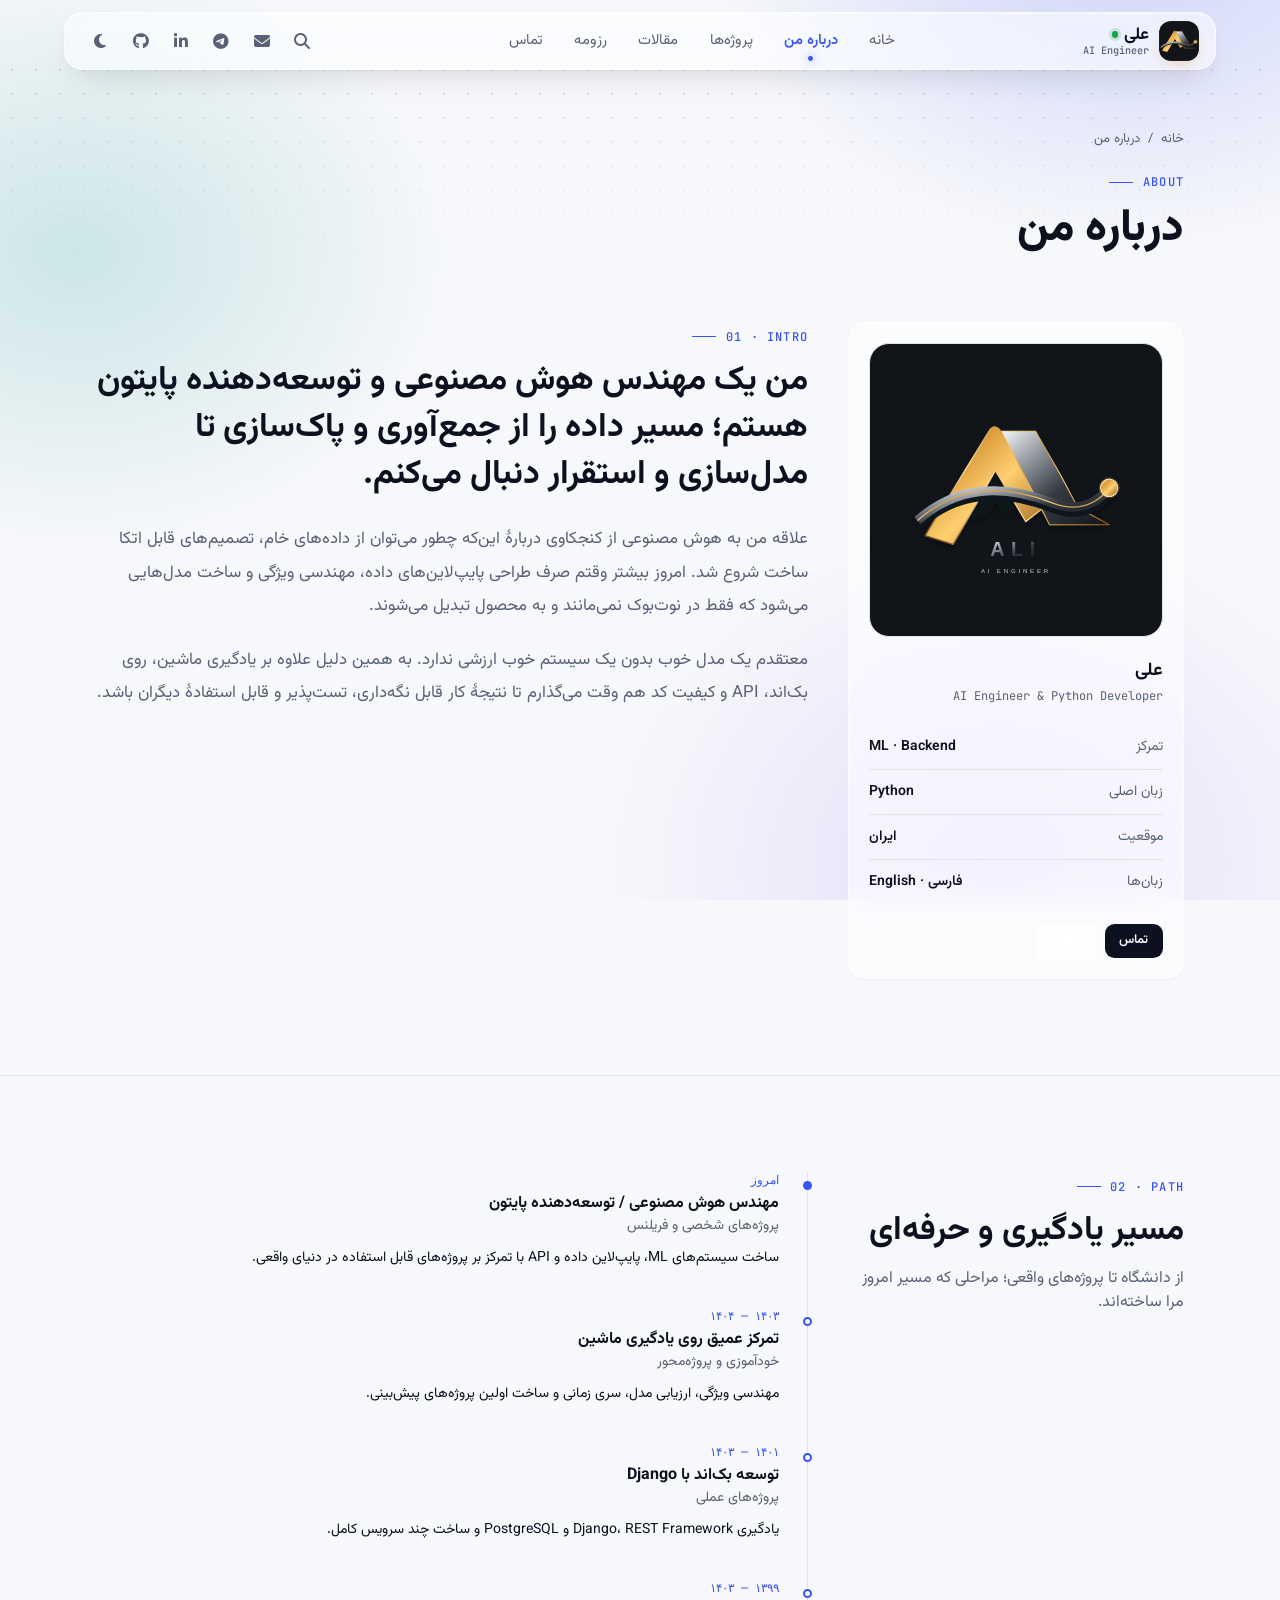
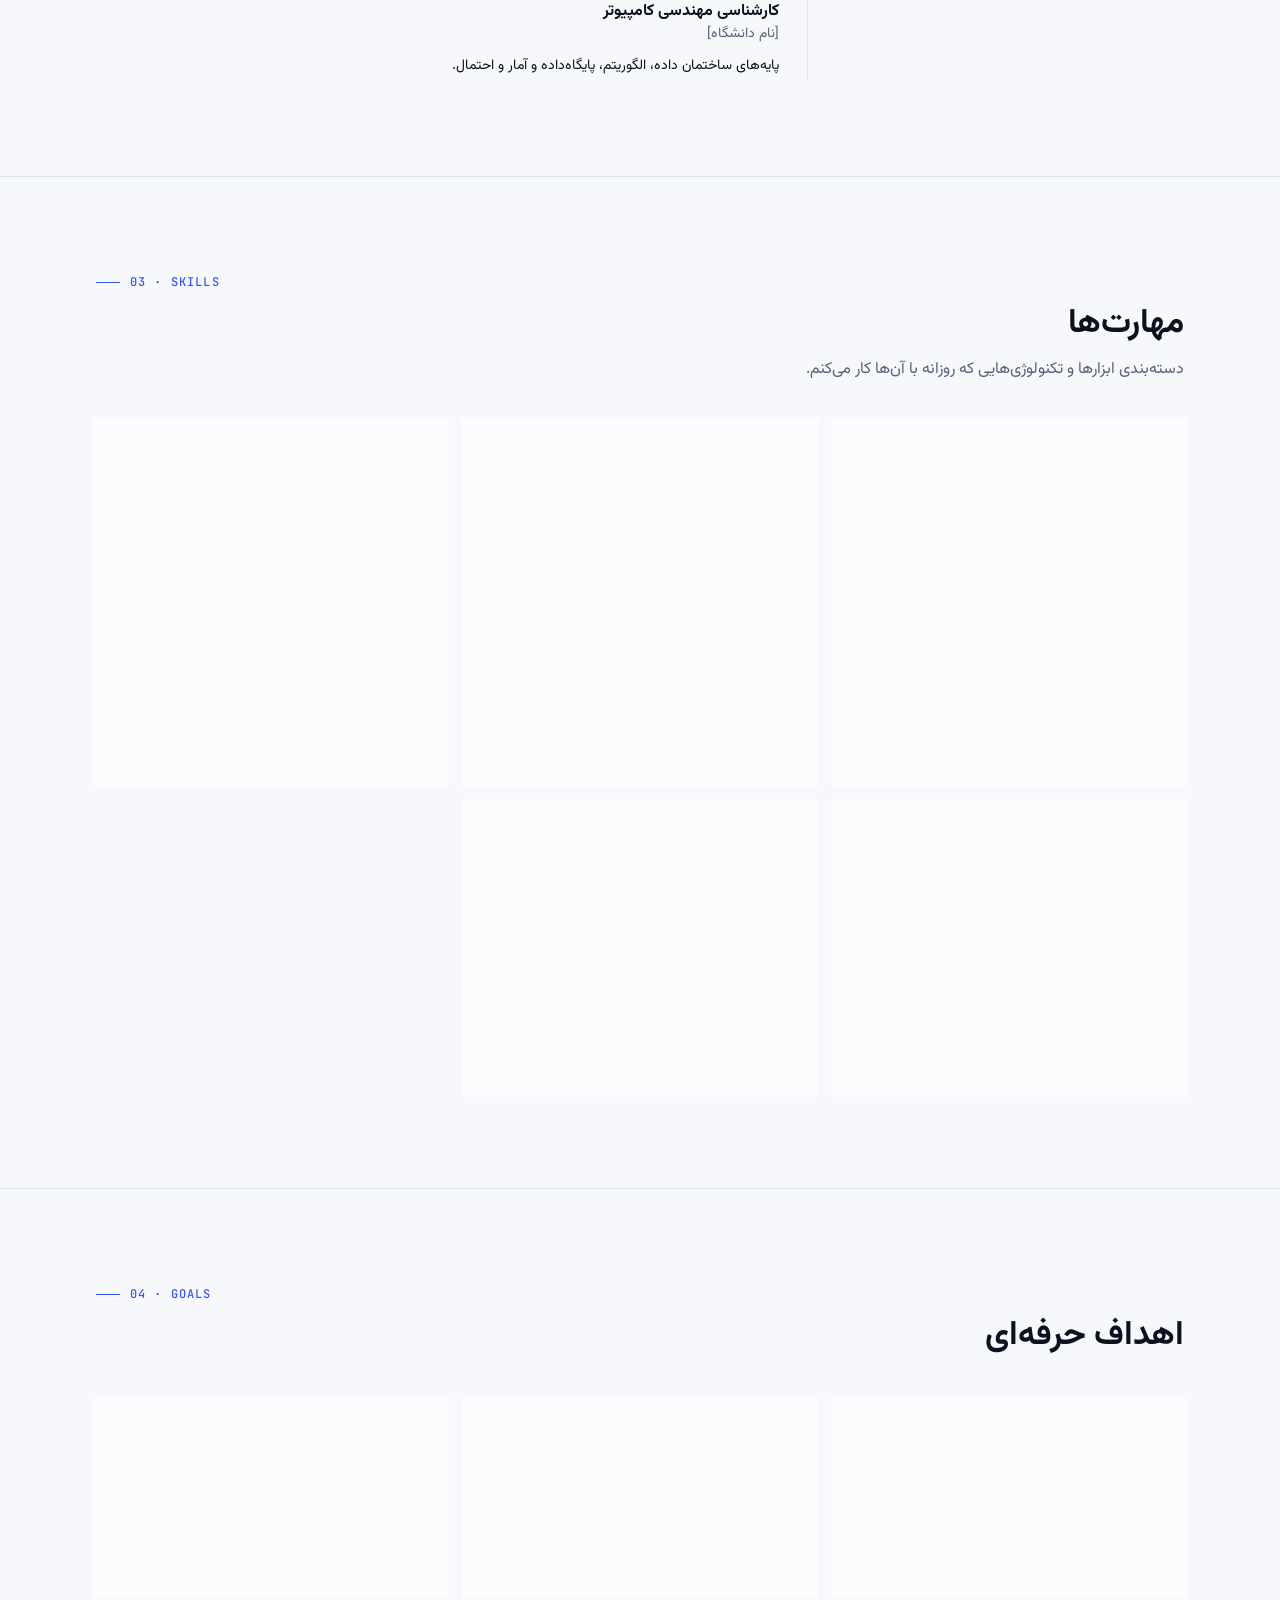
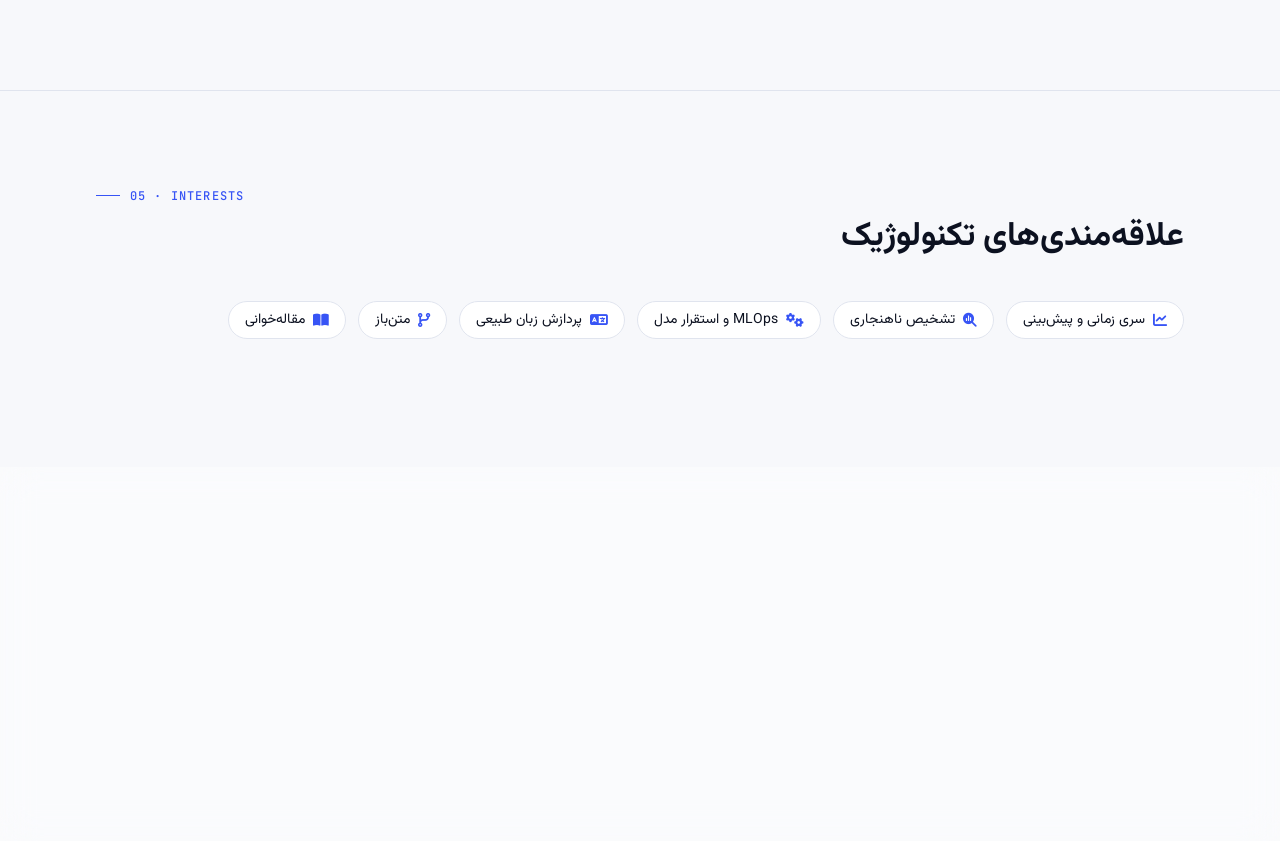
<file: public/about.html>
<!doctype html>
<html lang="fa" dir="rtl">
<head>
  <meta charset="utf-8">
  <meta name="viewport" content="width=device-width, initial-scale=1">
  <title>درباره من | علی — AI Engineer &amp; Python Developer</title>
  <meta name="description" content="آشنایی با مسیر یادگیری، مهارت‌ها، اهداف حرفه‌ای و علاقه‌مندی‌های فنی یک مهندس هوش مصنوعی و توسعه‌دهنده پایتون.">
  <link rel="canonical" href="https://aali-gh.github.io/about.html">
  <meta property="og:type" content="profile">
  <meta property="og:locale" content="fa_IR">
  <meta property="og:title" content="درباره من | علی">
  <meta property="og:description" content="مسیر یادگیری، مهارت‌ها و اهداف حرفه‌ای.">
  <meta property="og:url" content="https://aali-gh.github.io/about.html">
  <meta property="og:image" content="https://aali-gh.github.io/assets/images/og-cover.png">
  <meta name="twitter:card" content="summary_large_image">
  <meta name="theme-color" content="#f7f8fb">
  <link rel="icon" href="assets/logo/logo-badge-static.svg" type="image/svg+xml">
  <link rel="preconnect" href="https://fonts.googleapis.com">
  <link rel="preconnect" href="https://fonts.gstatic.com" crossorigin>
  <link href="https://fonts.googleapis.com/css2?family=Vazirmatn:wght@300;400;500;600;700;800&amp;family=JetBrains+Mono:wght@400;500&amp;display=swap" rel="stylesheet">
  <link rel="stylesheet" href="https://cdnjs.cloudflare.com/ajax/libs/font-awesome/6.5.1/css/all.min.css" crossorigin="anonymous" referrerpolicy="no-referrer">
  <script>(function(){var d=document.documentElement;d.classList.add("js");try{if(localStorage.getItem("theme")==="dark")d.classList.add("dark")}catch(e){}})();</script>
  <link rel="stylesheet" href="css/style.css">
  <link rel="stylesheet" href="css/tailwind.css">
</head>
<body>
  <a href="#main" class="skip-link">پرش به محتوای اصلی</a>
  <div id="header-mount"></div>

  <main id="main">
    <header class="page-hero">
      <div class="container-x">
        <nav class="crumbs" aria-label="مسیر"><a href="index.html">خانه</a><span aria-hidden="true">/</span><span aria-current="page">درباره من</span></nav>
        <p class="eyebrow mt-6">about</p>
        <h1 class="h1 mt-2">درباره من</h1>
      </div>
    </header>

    <!-- Intro -->
    <section class="section pt-6" aria-labelledby="intro-title">
      <div class="container-x grid gap-10 lg:grid-cols-12">
        <aside class="lg:col-span-4">
          <div class="card card-static p-5 reveal lg:sticky lg:top-24">
            <div class="avatar" style="background:#11151a"><img src="assets/logo/logo.svg" alt="لوگوی ALI — AI Engineer" width="600" height="400" class="relative block w-full h-auto p-4"></div>
            <h2 class="mt-5 text-lg font-bold" data-bind="name"></h2>
            <p class="mono text-xs text-muted ltr" dir="ltr" data-bind="role"></p>
            <dl class="mt-4" data-render="facts"></dl>
            <div class="mt-5 flex flex-wrap gap-2">
              <a class="btn btn-primary btn-sm" href="contact.html">تماس</a>
              <a class="btn btn-ghost btn-sm" href="resume.html">رزومه</a>
            </div>
          </div>
        </aside>

        <div class="lg:col-span-8">
          <p class="eyebrow reveal">01 · intro</p>
          <h2 id="intro-title" class="h2 mt-3 reveal" data-about-lead></h2>
          <div class="prose-fa mt-6 text-muted reveal" data-render="bio"></div>
        </div>
      </div>
    </section>

    <!-- Timeline -->
    <section class="section border-t border-line" aria-labelledby="path-title">
      <div class="container-x grid gap-10 lg:grid-cols-12">
        <div class="lg:col-span-4">
          <p class="eyebrow reveal">02 · path</p>
          <h2 id="path-title" class="h2 mt-3 reveal">مسیر یادگیری و حرفه‌ای</h2>
          <p class="sub mt-3 reveal">از دانشگاه تا پروژه‌های واقعی؛ مراحلی که مسیر امروز مرا ساخته‌اند.</p>
        </div>
        <div class="lg:col-span-8">
          <ol class="timeline" data-render="timeline"></ol>
        </div>
      </div>
    </section>

    <!-- Skills -->
    <section class="section border-t border-line" aria-labelledby="skills-title">
      <div class="container-x">
        <div class="section-head">
          <p class="eyebrow reveal">03 · skills</p>
          <h2 id="skills-title" class="h2 reveal">مهارت‌ها</h2>
          <p class="sub reveal">دسته‌بندی ابزارها و تکنولوژی‌هایی که روزانه با آن‌ها کار می‌کنم.</p>
        </div>
        <div class="grid gap-5 md:grid-cols-2 lg:grid-cols-3" data-render="skills"></div>
      </div>
    </section>

    <!-- Goals -->
    <section class="section border-t border-line" aria-labelledby="goals-title">
      <div class="container-x">
        <div class="section-head">
          <p class="eyebrow reveal">04 · goals</p>
          <h2 id="goals-title" class="h2 reveal">اهداف حرفه‌ای</h2>
        </div>
        <div class="grid gap-5 md:grid-cols-3" data-render="goals"></div>
      </div>
    </section>

    <!-- Interests -->
    <section class="section border-t border-line" aria-labelledby="int-title">
      <div class="container-x">
        <div class="section-head">
          <p class="eyebrow reveal">05 · interests</p>
          <h2 id="int-title" class="h2 reveal">علاقه‌مندی‌های تکنولوژیک</h2>
        </div>
        <ul class="flex flex-wrap gap-3" data-render="interests"></ul>
      </div>
    </section>
  </main>

  <div id="footer-mount"></div>

  <script src="js/config.js" defer></script>
  <script src="js/components.js" defer></script>
  <script src="js/theme.js" defer></script>
  <script src="js/main.js" defer></script>
  <script>
    // About page: bind the lead text and avatar initial from the config (runs after config.js, deferred order is preserved)
    window.addEventListener("DOMContentLoaded", function () {
      var S = window.SITE || {};
      var lead = document.querySelector("[data-about-lead]");
      if (lead && S.about) lead.textContent = S.about.lead;
      var ini = document.getElementById("avatar-initial");
      if (ini && S.nameEn) ini.textContent = S.nameEn.charAt(0).toUpperCase();
    });
  </script>
</body>
</html>
</file>
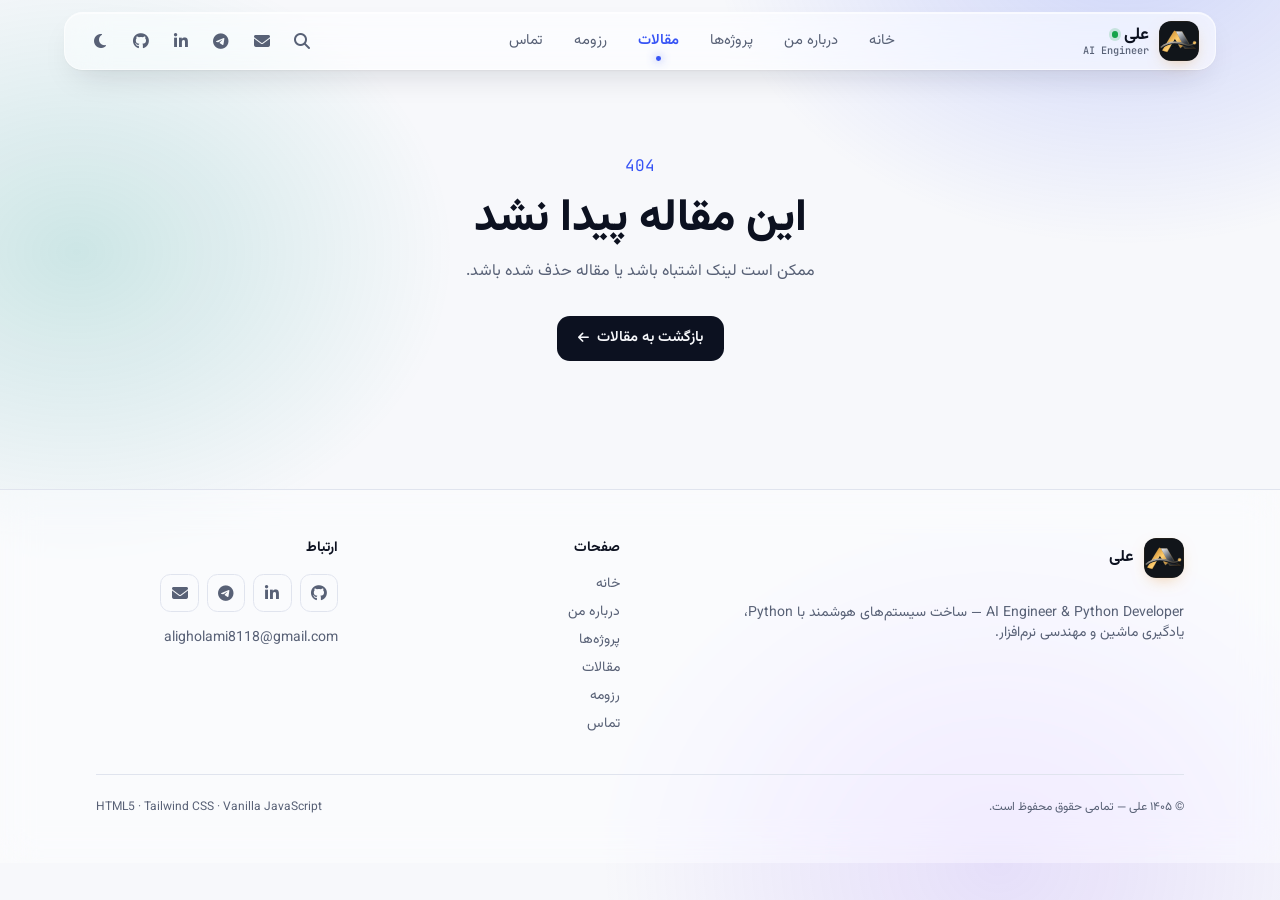
<file: public/article.html>
<!doctype html>
<html lang="fa" dir="rtl">
<head>
  <meta charset="utf-8">
  <meta name="viewport" content="width=device-width, initial-scale=1">
  <title>مقاله | علی — AI Engineer &amp; Python Developer</title>
  <meta name="description" content="مقالهٔ فنی دربارهٔ هوش مصنوعی، یادگیری ماشین و پایتون.">
  <link rel="canonical" href="https://aali-gh.github.io/article.html">
  <meta property="og:type" content="article">
  <meta property="og:locale" content="fa_IR">
  <meta property="og:title" content="مقاله | علی">
  <meta property="og:description" content="مقالهٔ فنی دربارهٔ هوش مصنوعی، یادگیری ماشین و پایتون.">
  <meta property="og:url" content="https://aali-gh.github.io/article.html">
  <meta property="og:image" content="https://aali-gh.github.io/assets/images/og-cover.png">
  <meta name="twitter:card" content="summary_large_image">
  <meta name="theme-color" content="#f7f8fb">
  <link rel="icon" href="assets/logo/logo-badge-static.svg" type="image/svg+xml">
  <link rel="preconnect" href="https://fonts.googleapis.com">
  <link rel="preconnect" href="https://fonts.gstatic.com" crossorigin>
  <link href="https://fonts.googleapis.com/css2?family=Vazirmatn:wght@300;400;500;600;700;800&amp;family=JetBrains+Mono:wght@400;500&amp;display=swap" rel="stylesheet">
  <link rel="stylesheet" href="https://cdnjs.cloudflare.com/ajax/libs/font-awesome/6.5.1/css/all.min.css" crossorigin="anonymous" referrerpolicy="no-referrer">
  <script>(function(){var d=document.documentElement;d.classList.add("js");try{if(localStorage.getItem("theme")==="dark")d.classList.add("dark")}catch(e){}})();</script>
  <link rel="stylesheet" href="css/style.css">
  <link rel="stylesheet" href="css/tailwind.css">
</head>
<body>
  <a href="#main" class="skip-link">پرش به محتوای اصلی</a>
  <div class="progress no-print" id="read-progress" aria-hidden="true"></div>
  <div id="header-mount"></div>

  <main id="main">
    <!-- Rendered by js/articles.js from ?id=<article-id> -->
    <div id="article-root"></div>
  </main>

  <div id="footer-mount"></div>

  <script src="js/config.js" defer></script>
  <script src="js/components.js" defer></script>
  <script src="js/theme.js" defer></script>
  <script src="js/main.js" defer></script>
  <script src="js/articles.js" defer></script>
</body>
</html>
</file>
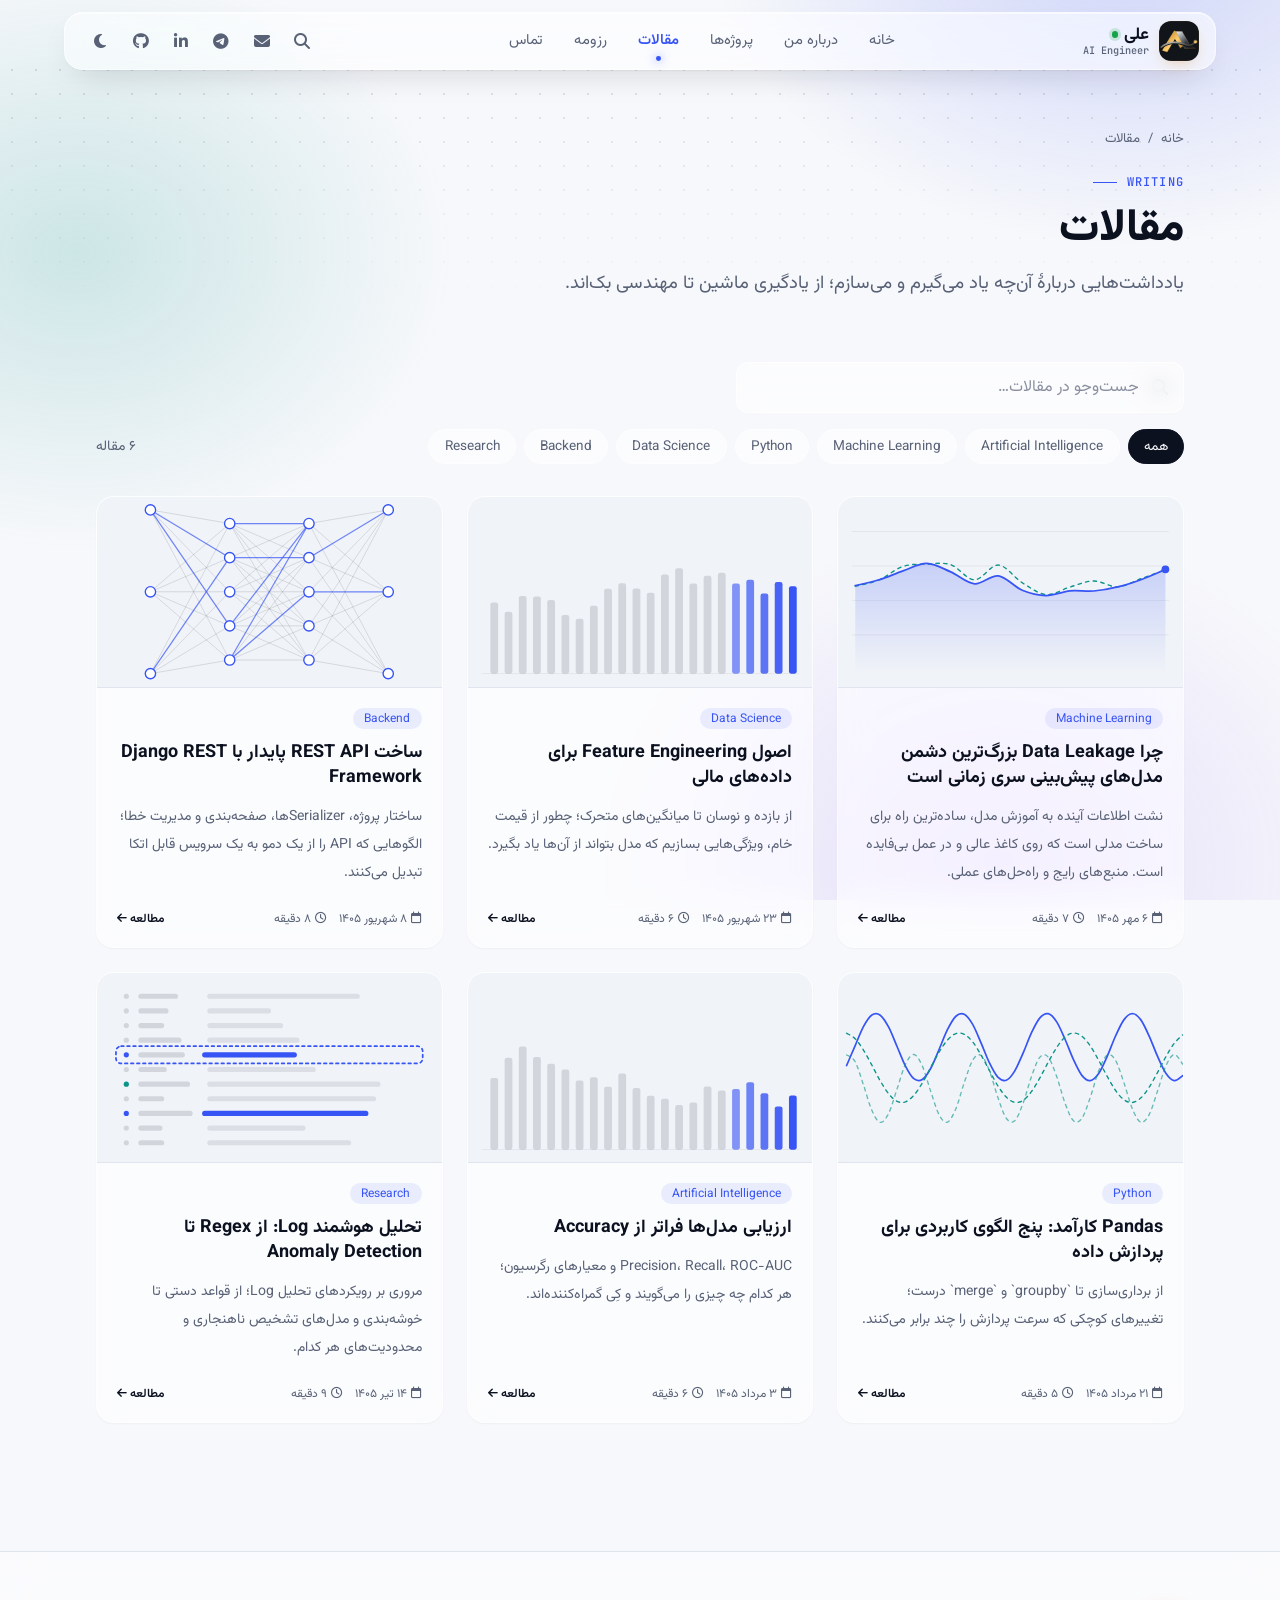
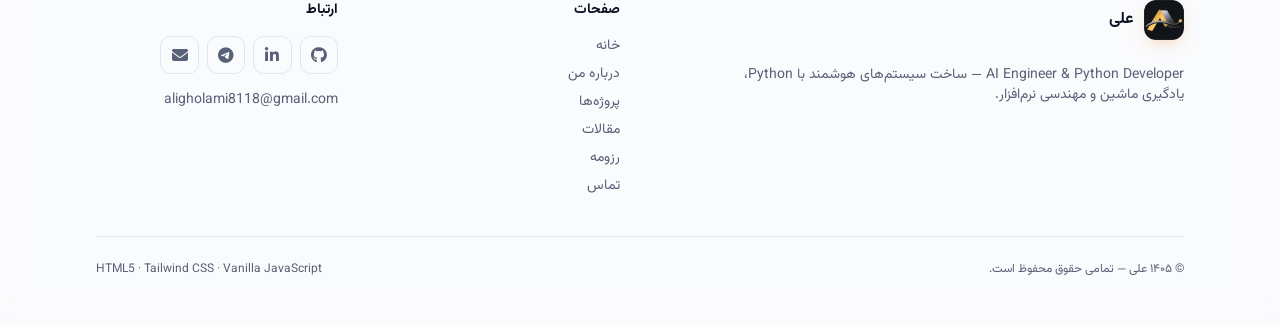
<file: public/articles.html>
<!doctype html>
<html lang="fa" dir="rtl">
<head>
  <meta charset="utf-8">
  <meta name="viewport" content="width=device-width, initial-scale=1">
  <title>مقالات | علی — AI Engineer &amp; Python Developer</title>
  <meta name="description" content="مقالات فنی دربارهٔ هوش مصنوعی، یادگیری ماشین، پایتون، علم داده و توسعه بک‌اند؛ با قابلیت فیلتر بر اساس دسته‌بندی.">
  <link rel="canonical" href="https://aali-gh.github.io/articles.html">
  <meta property="og:type" content="website">
  <meta property="og:locale" content="fa_IR">
  <meta property="og:title" content="مقالات | علی">
  <meta property="og:description" content="یادداشت‌های فنی دربارهٔ AI، ML، پایتون و بک‌اند.">
  <meta property="og:url" content="https://aali-gh.github.io/articles.html">
  <meta property="og:image" content="https://aali-gh.github.io/assets/images/og-cover.png">
  <meta name="twitter:card" content="summary_large_image">
  <meta name="theme-color" content="#f7f8fb">
  <link rel="icon" href="assets/logo/logo-badge-static.svg" type="image/svg+xml">
  <link rel="preconnect" href="https://fonts.googleapis.com">
  <link rel="preconnect" href="https://fonts.gstatic.com" crossorigin>
  <link href="https://fonts.googleapis.com/css2?family=Vazirmatn:wght@300;400;500;600;700;800&amp;family=JetBrains+Mono:wght@400;500&amp;display=swap" rel="stylesheet">
  <link rel="stylesheet" href="https://cdnjs.cloudflare.com/ajax/libs/font-awesome/6.5.1/css/all.min.css" crossorigin="anonymous" referrerpolicy="no-referrer">
  <script>(function(){var d=document.documentElement;d.classList.add("js");try{if(localStorage.getItem("theme")==="dark")d.classList.add("dark")}catch(e){}})();</script>
  <link rel="stylesheet" href="css/style.css">
  <link rel="stylesheet" href="css/tailwind.css">
</head>
<body>
  <a href="#main" class="skip-link">پرش به محتوای اصلی</a>
  <div id="header-mount"></div>

  <main id="main">
    <header class="page-hero">
      <div class="container-x">
        <nav class="crumbs" aria-label="مسیر"><a href="index.html">خانه</a><span aria-hidden="true">/</span><span aria-current="page">مقالات</span></nav>
        <p class="eyebrow mt-6">writing</p>
        <h1 class="h1 mt-2">مقالات</h1>
        <p class="lead mt-3">یادداشت‌هایی دربارهٔ آن‌چه یاد می‌گیرم و می‌سازم؛ از یادگیری ماشین تا مهندسی بک‌اند.</p>
      </div>
    </header>

    <section class="section pt-6" aria-label="فهرست مقالات">
      <div class="container-x">
        <div class="grid gap-4 mb-8">
          <div class="relative max-w-md">
            <label for="article-search" class="sr-only">جست‌وجو در مقالات</label>
            <i class="fa-solid fa-magnifying-glass absolute top-1/2 -translate-y-1/2 start-4 text-muted pointer-events-none" aria-hidden="true"></i>
            <input id="article-search" type="search" class="input ps-11" placeholder="جست‌وجو در مقالات…" autocomplete="off">
          </div>
          <div class="flex flex-col gap-3 sm:flex-row sm:items-center sm:justify-between">
            <div id="article-filters" class="flex flex-wrap gap-2" role="group" aria-label="فیلتر بر اساس دسته‌بندی"></div>
            <p id="articles-count" class="text-sm text-muted" aria-live="polite"></p>
          </div>
        </div>
        <div id="articles-grid" class="grid gap-6 md:grid-cols-2 lg:grid-cols-3"></div>
        <p id="articles-empty" class="text-center text-muted py-16" hidden>مقاله‌ای با این مشخصات پیدا نشد.</p>
      </div>
    </section>
  </main>

  <div id="footer-mount"></div>

  <script src="js/config.js" defer></script>
  <script src="js/components.js" defer></script>
  <script src="js/theme.js" defer></script>
  <script src="js/main.js" defer></script>
  <script src="js/articles.js" defer></script>
</body>
</html>
</file>
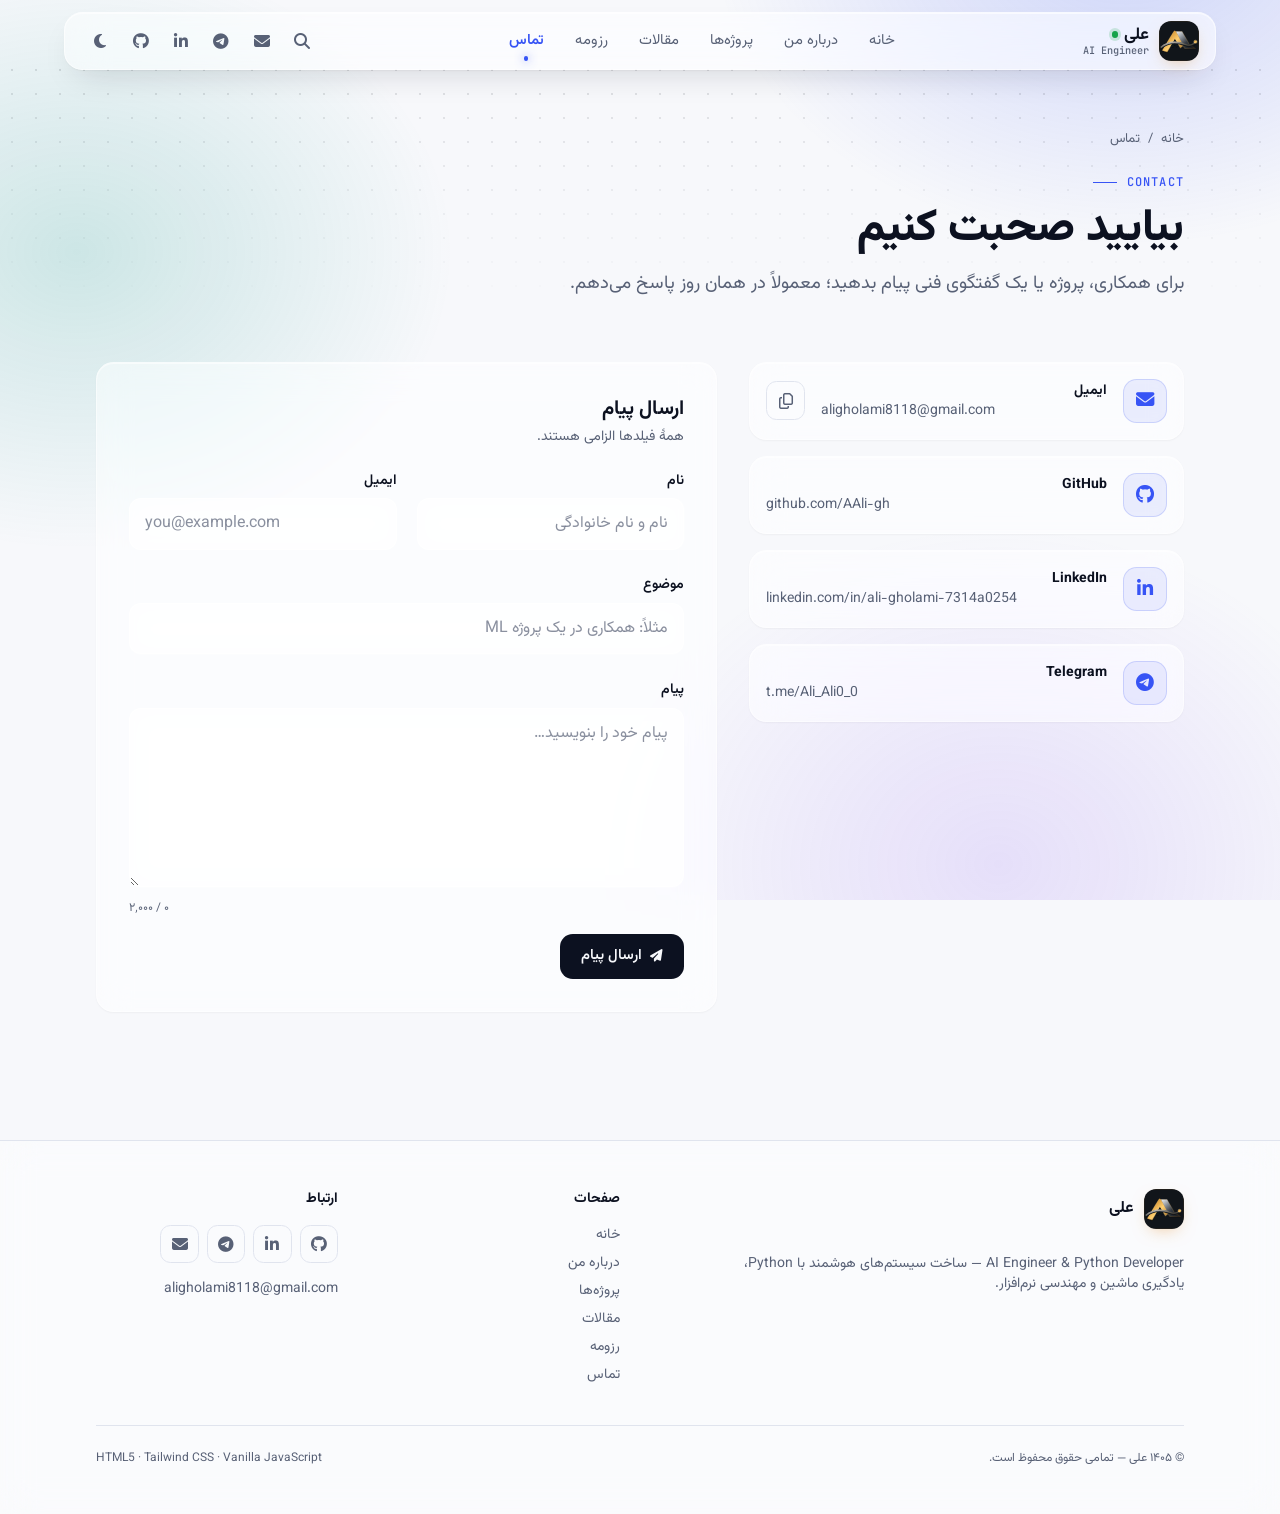
<file: public/contact.html>
<!doctype html>
<html lang="fa" dir="rtl">
<head>
  <meta charset="utf-8">
  <meta name="viewport" content="width=device-width, initial-scale=1">
  <title>تماس با من | علی — AI Engineer &amp; Python Developer</title>
  <meta name="description" content="راه‌های ارتباط با من: ایمیل، GitHub، LinkedIn و Telegram — یا از طریق فرم تماس پیام بفرستید.">
  <link rel="canonical" href="https://aali-gh.github.io/contact.html">
  <meta property="og:type" content="website">
  <meta property="og:locale" content="fa_IR">
  <meta property="og:title" content="تماس با من | علی">
  <meta property="og:description" content="برای همکاری و گفتگوی فنی پیام بدهید.">
  <meta property="og:url" content="https://aali-gh.github.io/contact.html">
  <meta property="og:image" content="https://aali-gh.github.io/assets/images/og-cover.png">
  <meta name="twitter:card" content="summary_large_image">
  <meta name="theme-color" content="#f7f8fb">
  <link rel="icon" href="assets/logo/logo-badge-static.svg" type="image/svg+xml">
  <link rel="preconnect" href="https://fonts.googleapis.com">
  <link rel="preconnect" href="https://fonts.gstatic.com" crossorigin>
  <link href="https://fonts.googleapis.com/css2?family=Vazirmatn:wght@300;400;500;600;700;800&amp;family=JetBrains+Mono:wght@400;500&amp;display=swap" rel="stylesheet">
  <link rel="stylesheet" href="https://cdnjs.cloudflare.com/ajax/libs/font-awesome/6.5.1/css/all.min.css" crossorigin="anonymous" referrerpolicy="no-referrer">
  <script>(function(){var d=document.documentElement;d.classList.add("js");try{if(localStorage.getItem("theme")==="dark")d.classList.add("dark")}catch(e){}})();</script>
  <link rel="stylesheet" href="css/style.css">
  <link rel="stylesheet" href="css/tailwind.css">
</head>
<body>
  <a href="#main" class="skip-link">پرش به محتوای اصلی</a>
  <div id="header-mount"></div>

  <main id="main">
    <header class="page-hero">
      <div class="container-x">
        <nav class="crumbs" aria-label="مسیر"><a href="index.html">خانه</a><span aria-hidden="true">/</span><span aria-current="page">تماس</span></nav>
        <p class="eyebrow mt-6">contact</p>
        <h1 class="h1 mt-2">بیایید صحبت کنیم</h1>
        <p class="lead mt-3">برای همکاری، پروژه یا یک گفتگوی فنی پیام بدهید؛ معمولاً در همان روز پاسخ می‌دهم.</p>
      </div>
    </header>

    <section class="section pt-6" aria-label="اطلاعات تماس و فرم">
      <div class="container-x grid gap-8 lg:grid-cols-12">
        <div class="lg:col-span-5 grid gap-4 content-start" data-render="channels"></div>

        <div class="lg:col-span-7">
          <form id="contact-form" class="card card-static p-6 md:p-8 reveal" novalidate
                aria-labelledby="form-title" method="post">
            <h2 id="form-title" class="text-xl font-bold">ارسال پیام</h2>
            <p class="mt-1 text-sm text-muted">همهٔ فیلدها الزامی هستند.</p>

            <div class="mt-6 grid gap-1 sm:grid-cols-2 sm:gap-x-5">
              <div class="field">
                <label for="f-name">نام</label>
                <input id="f-name" name="name" class="input" type="text" autocomplete="name" aria-describedby="err-name" aria-invalid="false" placeholder="نام و نام خانوادگی">
                <p id="err-name" class="err" aria-live="polite"></p>
              </div>
              <div class="field">
                <label for="f-email">ایمیل</label>
                <input id="f-email" name="email" class="input" type="email" dir="ltr" autocomplete="email" aria-describedby="err-email" aria-invalid="false" placeholder="you@example.com">
                <p id="err-email" class="err" aria-live="polite"></p>
              </div>
            </div>
            <div class="field">
              <label for="f-subject">موضوع</label>
              <input id="f-subject" name="subject" class="input" type="text" aria-describedby="err-subject" aria-invalid="false" placeholder="مثلاً: همکاری در یک پروژه ML">
              <p id="err-subject" class="err" aria-live="polite"></p>
            </div>
            <div class="field">
              <label for="f-message">پیام</label>
              <textarea id="f-message" name="message" class="input" rows="6" maxlength="2000" aria-describedby="err-message" aria-invalid="false" placeholder="پیام خود را بنویسید…"></textarea>
              <div class="flex justify-between">
                <p id="err-message" class="err" aria-live="polite"></p>
                <p class="mt-1 text-xs text-muted"><span id="msg-count">۰</span> / ۲٬۰۰۰</p>
              </div>
            </div>

            <div class="hp" aria-hidden="true">
              <label>وب‌سایت <input type="text" name="website" tabindex="-1" autocomplete="off"></label>
            </div>

            <button type="submit" class="btn btn-primary mt-3 w-full sm:w-auto">
              <i class="fa-solid fa-paper-plane" aria-hidden="true"></i> ارسال پیام
            </button>
          </form>
        </div>
      </div>
    </section>
  </main>

  <dialog id="success-dialog" class="dialog" aria-labelledby="dlg-title">
    <div class="p-7 text-center">
      <span class="ex-icon mx-auto !w-14 !h-14 !text-xl"><i class="fa-solid fa-check" aria-hidden="true"></i></span>
      <h2 id="dlg-title" class="mt-5 text-lg font-bold">پیام شما ثبت شد</h2>
      <p class="mt-2 text-sm text-muted">ممنون از ارتباط شما. به‌زودی پاسخ می‌دهم.</p>
      <button type="button" class="btn btn-primary mt-6" data-close>باشه</button>
    </div>
  </dialog>

  <div id="footer-mount"></div>

  <script src="js/config.js" defer></script>
  <script src="js/components.js" defer></script>
  <script src="js/theme.js" defer></script>
  <script src="js/main.js" defer></script>
</body>
</html>
</file>
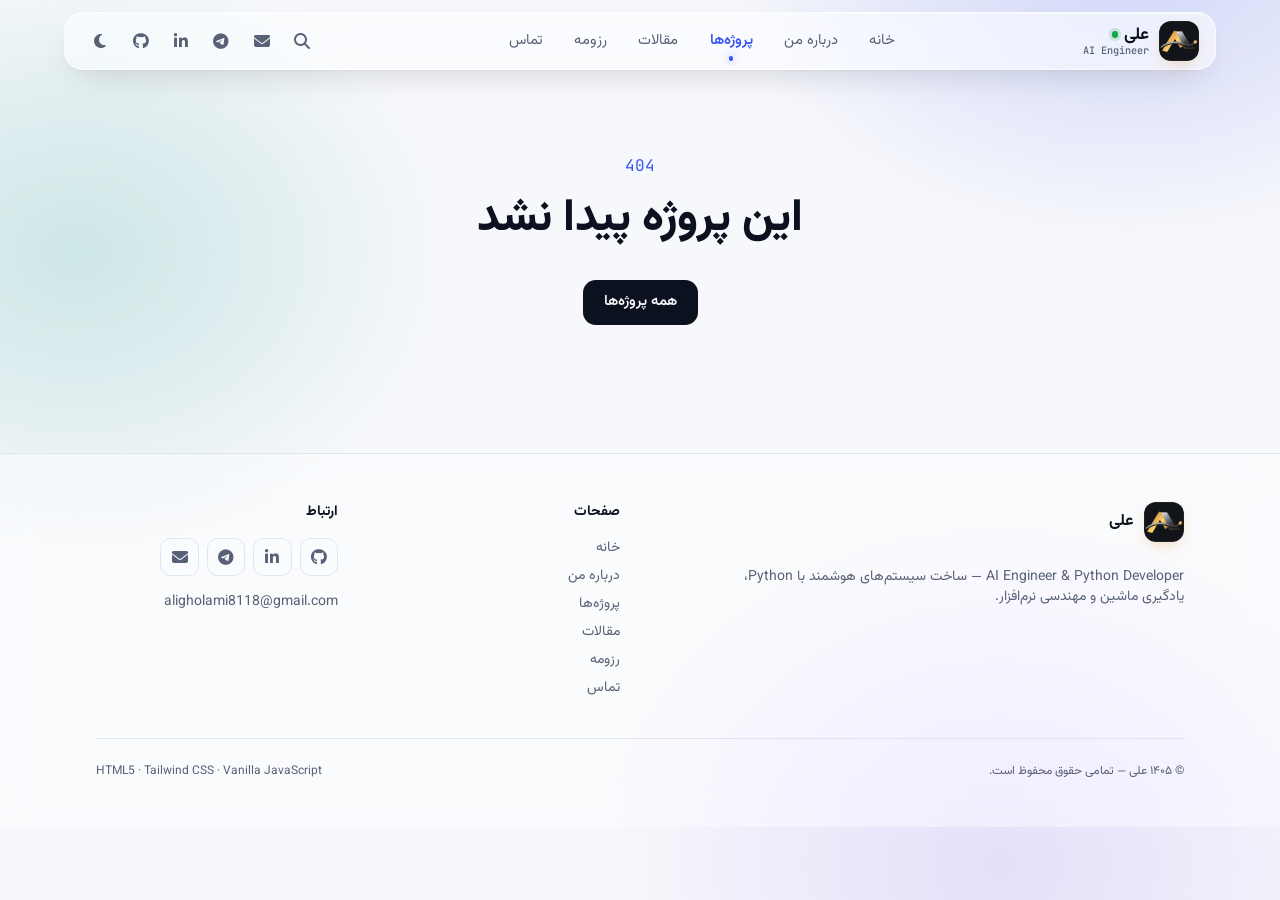
<file: public/project.html>
<!doctype html>
<html lang="fa" dir="rtl">
<head>
  <meta charset="utf-8">
  <meta name="viewport" content="width=device-width, initial-scale=1">
  <title>پروژه | علی — AI Engineer &amp; Python Developer</title>
  <meta name="description" content="مجموعه پروژه‌های هوش مصنوعی، یادگیری ماشین و توسعه بک‌اند با Python؛ همراه با تکنولوژی‌ها، وضعیت پروژه و لینک GitHub.">
  <link rel="canonical" href="https://aali-gh.github.io/project.html">
  <meta property="og:type" content="website">
  <meta property="og:locale" content="fa_IR">
  <meta property="og:title" content="پروژه‌ها | علی">
  <meta property="og:description" content="پروژه‌های هوش مصنوعی، یادگیری ماشین و بک‌اند.">
  <meta property="og:url" content="https://aali-gh.github.io/project.html">
  <meta property="og:image" content="https://aali-gh.github.io/assets/images/og-cover.png">
  <meta name="twitter:card" content="summary_large_image">
  <meta name="theme-color" content="#f7f8fb">
  <link rel="icon" href="assets/logo/logo-badge-static.svg" type="image/svg+xml">
  <link rel="preconnect" href="https://fonts.googleapis.com">
  <link rel="preconnect" href="https://fonts.gstatic.com" crossorigin>
  <link href="https://fonts.googleapis.com/css2?family=Vazirmatn:wght@300;400;500;600;700;800&amp;family=JetBrains+Mono:wght@400;500&amp;display=swap" rel="stylesheet">
  <link rel="stylesheet" href="https://cdnjs.cloudflare.com/ajax/libs/font-awesome/6.5.1/css/all.min.css" crossorigin="anonymous" referrerpolicy="no-referrer">
  <script>(function(){var d=document.documentElement;d.classList.add("js");try{if(localStorage.getItem("theme")==="dark")d.classList.add("dark")}catch(e){}})();</script>
  <link rel="stylesheet" href="css/style.css">
  <link rel="stylesheet" href="css/tailwind.css">
</head>
<body>
  <a href="#main" class="skip-link">پرش به محتوای اصلی</a>
  <div id="header-mount"></div>

  <main id="main">
    <div id="project-root"></div>
  </main>

  <div id="footer-mount"></div>

  <script src="js/config.js" defer></script>
  <script src="js/components.js" defer></script>
  <script src="js/theme.js" defer></script>
  <script src="js/main.js" defer></script>
  <script src="js/projects.js" defer></script>
</body>
</html>
</file>
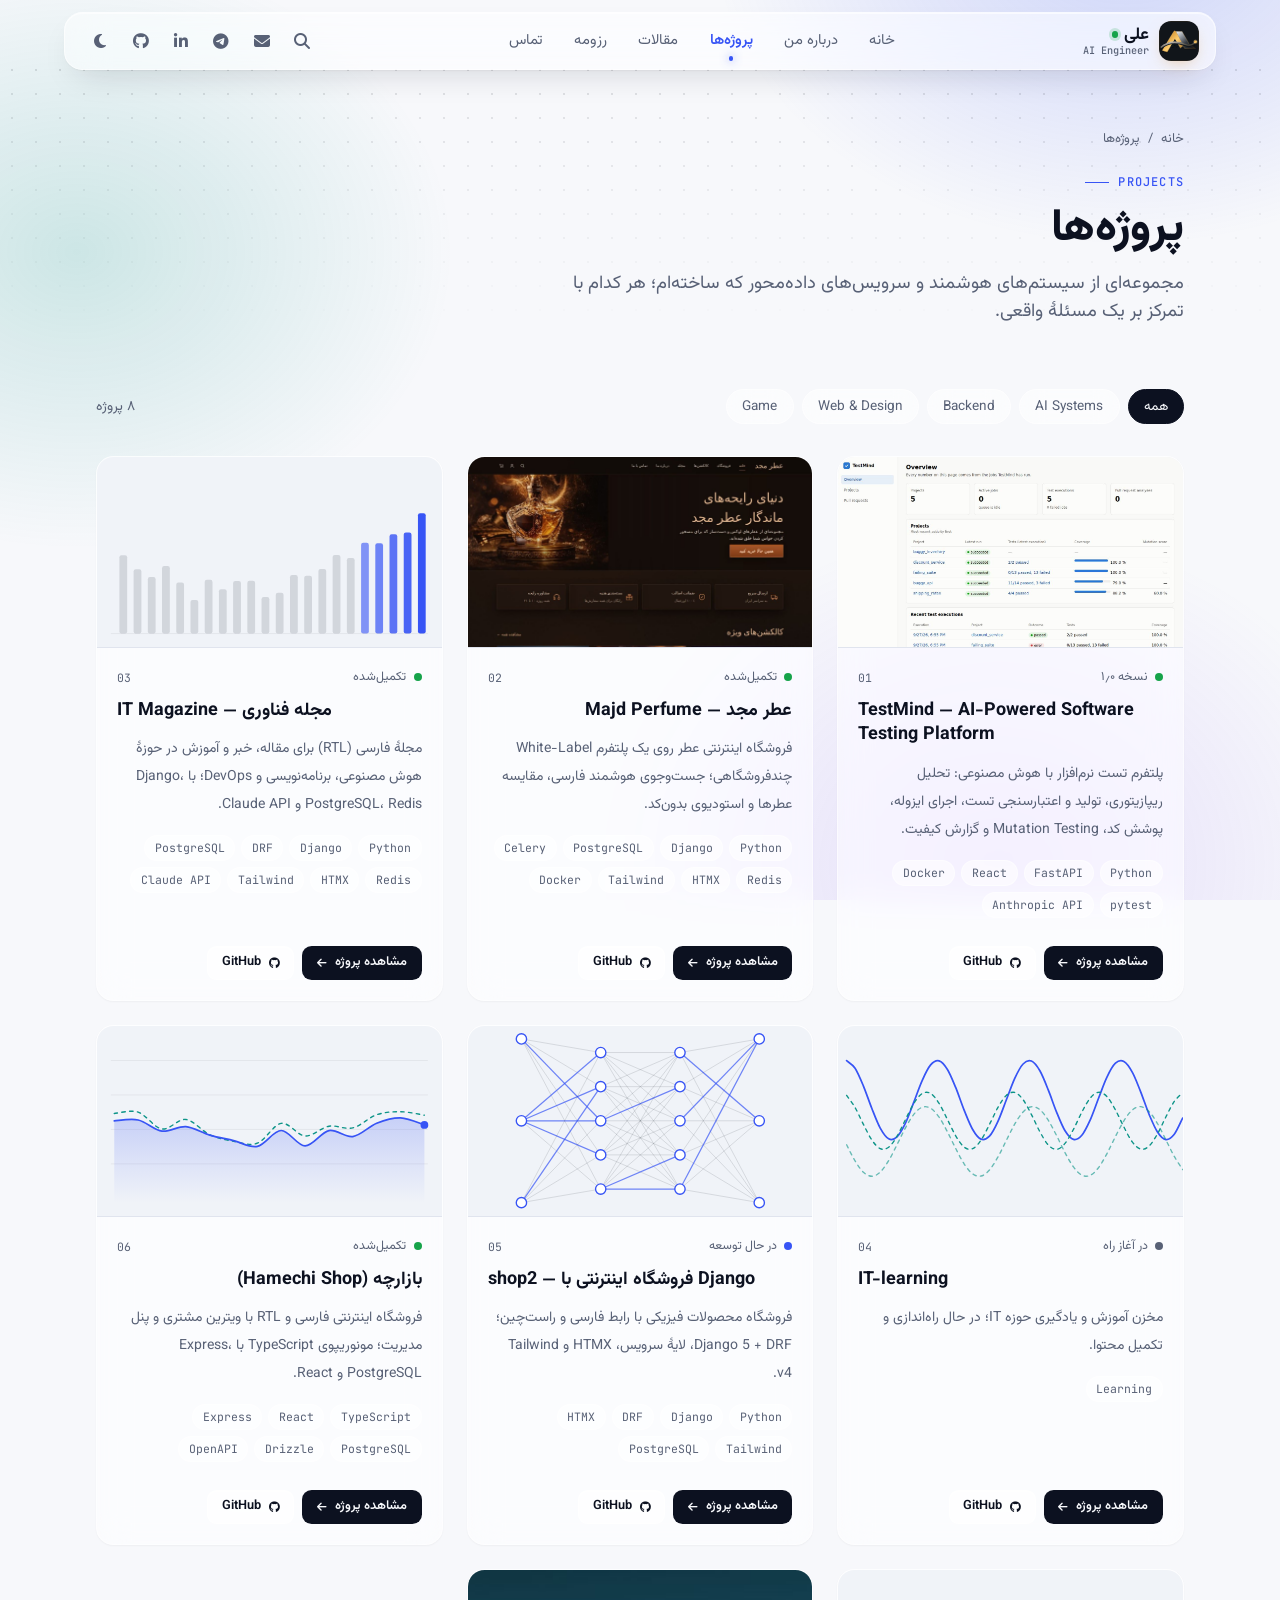
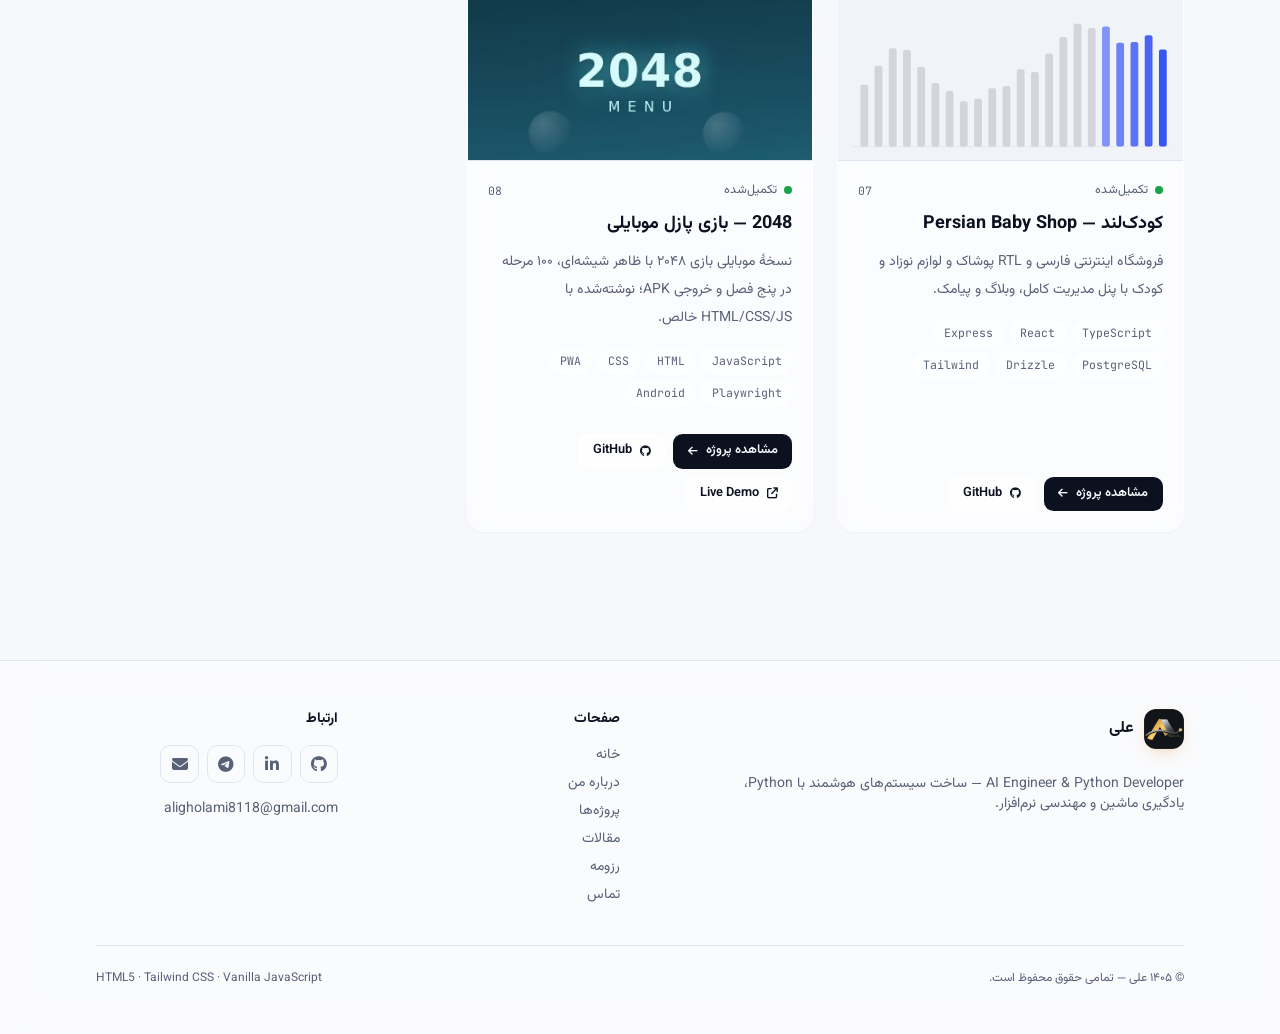
<file: public/projects.html>
<!doctype html>
<html lang="fa" dir="rtl">
<head>
  <meta charset="utf-8">
  <meta name="viewport" content="width=device-width, initial-scale=1">
  <title>پروژه‌ها | علی — AI Engineer &amp; Python Developer</title>
  <meta name="description" content="مجموعه پروژه‌های هوش مصنوعی، یادگیری ماشین و توسعه بک‌اند با Python؛ همراه با تکنولوژی‌ها، وضعیت پروژه و لینک GitHub.">
  <link rel="canonical" href="https://aali-gh.github.io/projects.html">
  <meta property="og:type" content="website">
  <meta property="og:locale" content="fa_IR">
  <meta property="og:title" content="پروژه‌ها | علی">
  <meta property="og:description" content="پروژه‌های هوش مصنوعی، یادگیری ماشین و بک‌اند.">
  <meta property="og:url" content="https://aali-gh.github.io/projects.html">
  <meta property="og:image" content="https://aali-gh.github.io/assets/images/og-cover.png">
  <meta name="twitter:card" content="summary_large_image">
  <meta name="theme-color" content="#f7f8fb">
  <link rel="icon" href="assets/logo/logo-badge-static.svg" type="image/svg+xml">
  <link rel="preconnect" href="https://fonts.googleapis.com">
  <link rel="preconnect" href="https://fonts.gstatic.com" crossorigin>
  <link href="https://fonts.googleapis.com/css2?family=Vazirmatn:wght@300;400;500;600;700;800&amp;family=JetBrains+Mono:wght@400;500&amp;display=swap" rel="stylesheet">
  <link rel="stylesheet" href="https://cdnjs.cloudflare.com/ajax/libs/font-awesome/6.5.1/css/all.min.css" crossorigin="anonymous" referrerpolicy="no-referrer">
  <script>(function(){var d=document.documentElement;d.classList.add("js");try{if(localStorage.getItem("theme")==="dark")d.classList.add("dark")}catch(e){}})();</script>
  <link rel="stylesheet" href="css/style.css">
  <link rel="stylesheet" href="css/tailwind.css">
</head>
<body>
  <a href="#main" class="skip-link">پرش به محتوای اصلی</a>
  <div id="header-mount"></div>

  <main id="main">
    <header class="page-hero">
      <div class="container-x">
        <nav class="crumbs" aria-label="مسیر"><a href="index.html">خانه</a><span aria-hidden="true">/</span><span aria-current="page">پروژه‌ها</span></nav>
        <p class="eyebrow mt-6">projects</p>
        <h1 class="h1 mt-2">پروژه‌ها</h1>
        <p class="lead mt-3">مجموعه‌ای از سیستم‌های هوشمند و سرویس‌های داده‌محور که ساخته‌ام؛ هر کدام با تمرکز بر یک مسئلهٔ واقعی.</p>
      </div>
    </header>

    <section class="section pt-6" aria-label="فهرست پروژه‌ها">
      <div class="container-x">
        <div class="flex flex-col gap-4 sm:flex-row sm:items-center sm:justify-between mb-8">
          <div id="project-filters" class="flex flex-wrap gap-2" role="group" aria-label="فیلتر بر اساس دسته‌بندی"></div>
          <p id="projects-count" class="text-sm text-muted" aria-live="polite"></p>
        </div>
        <div id="projects-grid" class="grid gap-6 md:grid-cols-2 lg:grid-cols-3"></div>
        <p id="projects-empty" class="text-center text-muted py-16" hidden>پروژه‌ای در این دسته‌بندی وجود ندارد.</p>
      </div>
    </section>
  </main>

  <div id="footer-mount"></div>

  <script src="js/config.js" defer></script>
  <script src="js/components.js" defer></script>
  <script src="js/theme.js" defer></script>
  <script src="js/main.js" defer></script>
  <script src="js/projects.js" defer></script>
</body>
</html>
</file>
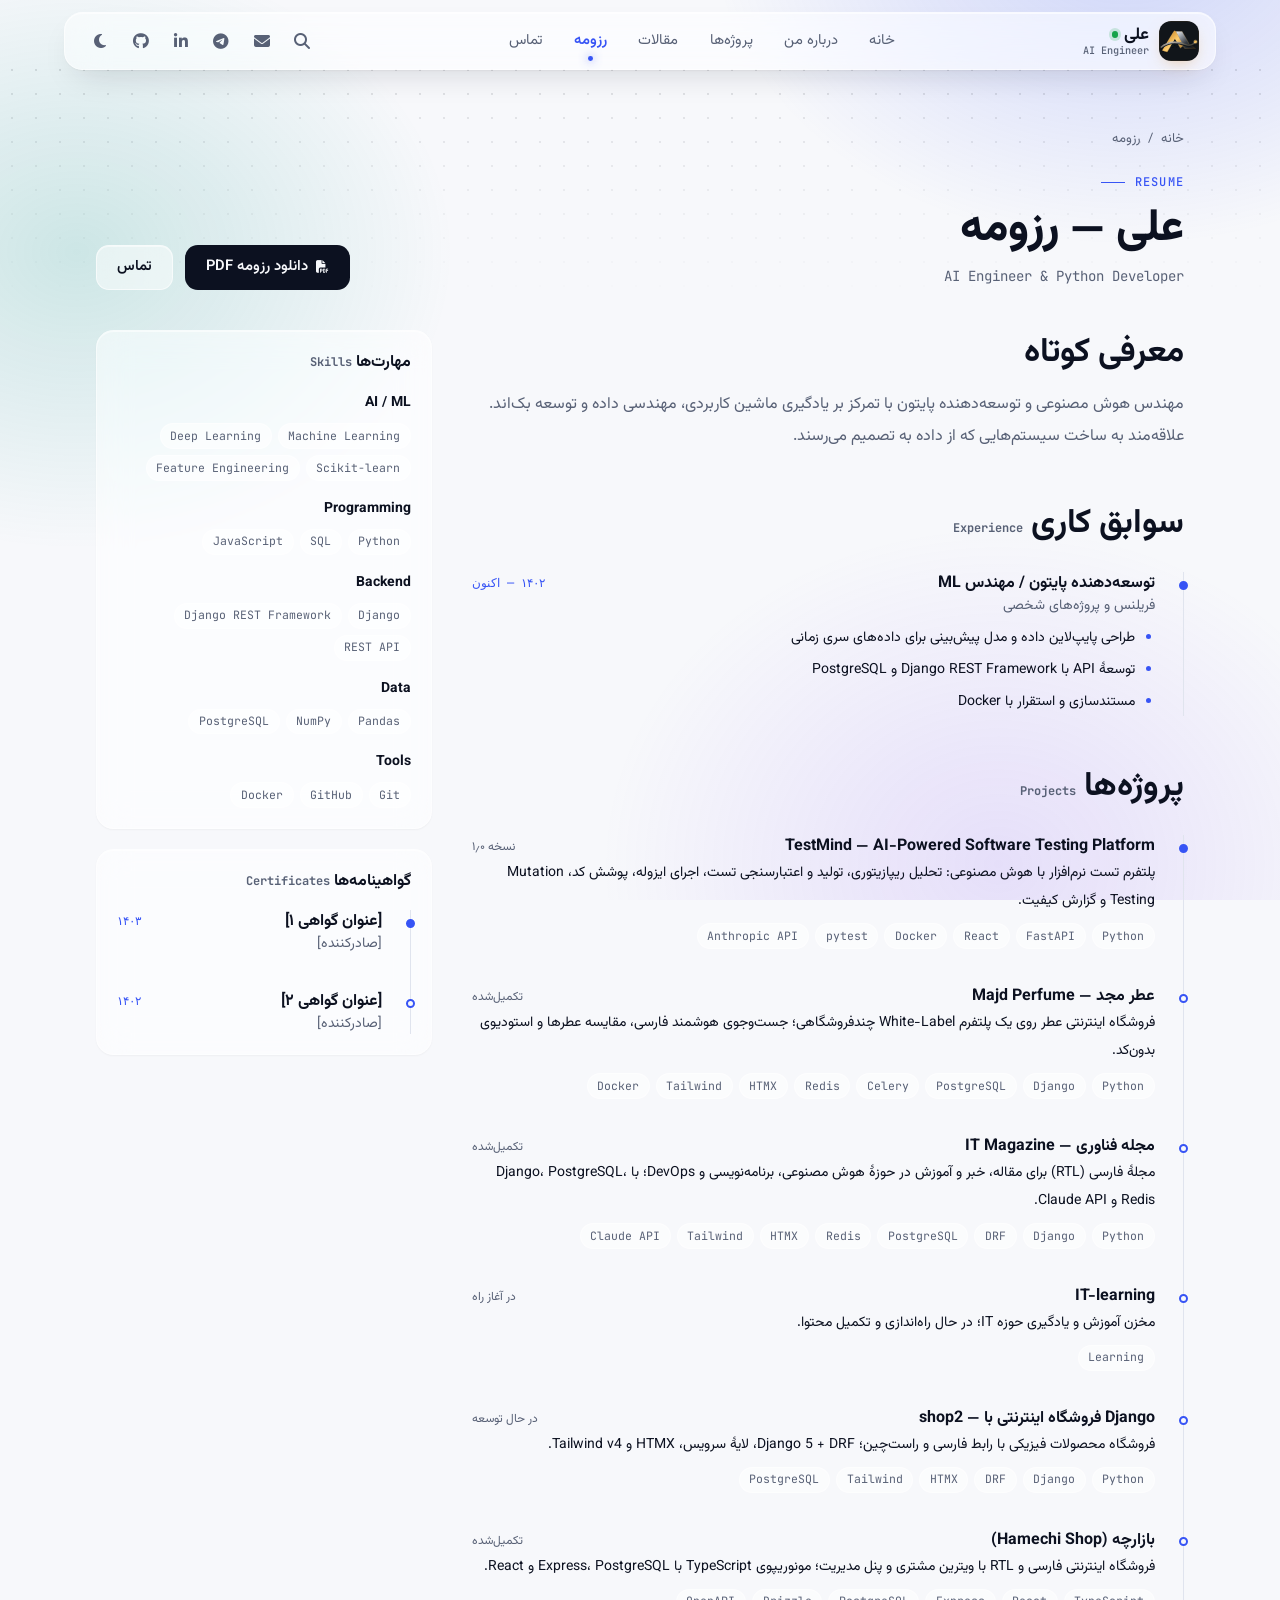
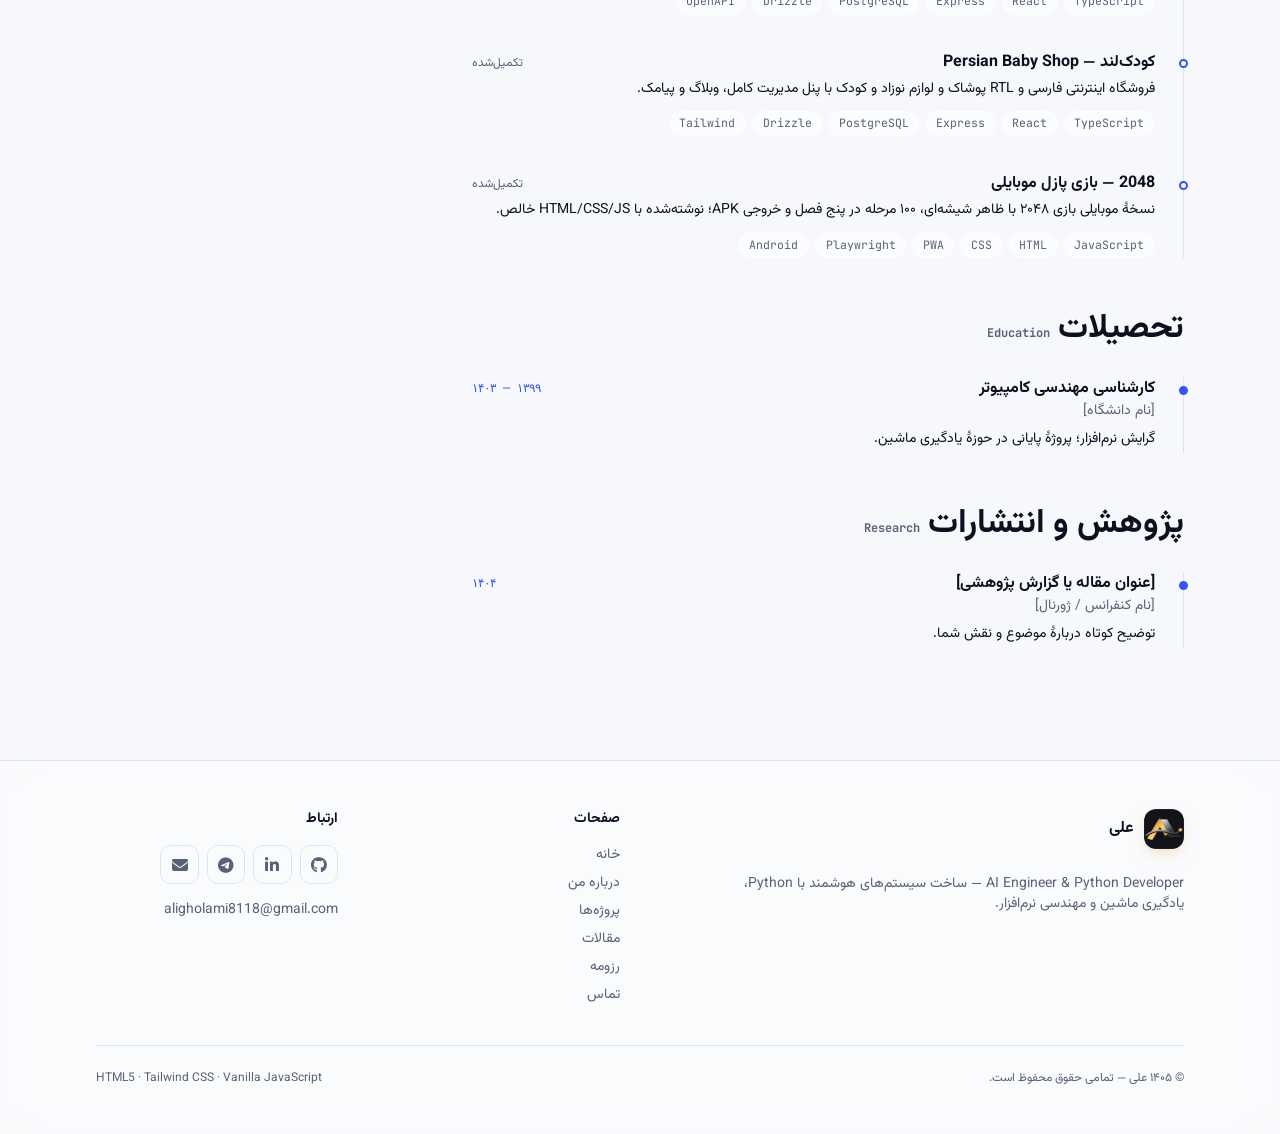
<file: public/resume.html>
<!doctype html>
<html lang="fa" dir="rtl">
<head>
  <meta charset="utf-8">
  <meta name="viewport" content="width=device-width, initial-scale=1">
  <title>رزومه | علی — AI Engineer &amp; Python Developer</title>
  <meta name="description" content="رزومهٔ حرفه‌ای: تحصیلات، مهارت‌ها، پروژه‌ها، سوابق کاری، گواهینامه‌ها و پژوهش‌ها — با امکان دریافت نسخه PDF.">
  <link rel="canonical" href="https://aali-gh.github.io/resume.html">
  <meta property="og:type" content="profile">
  <meta property="og:locale" content="fa_IR">
  <meta property="og:title" content="رزومه | علی">
  <meta property="og:description" content="تحصیلات، مهارت‌ها، پروژه‌ها و سوابق.">
  <meta property="og:url" content="https://aali-gh.github.io/resume.html">
  <meta property="og:image" content="https://aali-gh.github.io/assets/images/og-cover.png">
  <meta name="twitter:card" content="summary_large_image">
  <meta name="theme-color" content="#f7f8fb">
  <link rel="icon" href="assets/logo/logo-badge-static.svg" type="image/svg+xml">
  <link rel="preconnect" href="https://fonts.googleapis.com">
  <link rel="preconnect" href="https://fonts.gstatic.com" crossorigin>
  <link href="https://fonts.googleapis.com/css2?family=Vazirmatn:wght@300;400;500;600;700;800&amp;family=JetBrains+Mono:wght@400;500&amp;display=swap" rel="stylesheet">
  <link rel="stylesheet" href="https://cdnjs.cloudflare.com/ajax/libs/font-awesome/6.5.1/css/all.min.css" crossorigin="anonymous" referrerpolicy="no-referrer">
  <script>(function(){var d=document.documentElement;d.classList.add("js");try{if(localStorage.getItem("theme")==="dark")d.classList.add("dark")}catch(e){}})();</script>
  <link rel="stylesheet" href="css/style.css">
  <link rel="stylesheet" href="css/tailwind.css">
</head>
<body>
  <a href="#main" class="skip-link">پرش به محتوای اصلی</a>
  <div id="header-mount"></div>

  <main id="main" data-resume-root>
    <header class="page-hero">
      <div class="container-x flex flex-col gap-6 md:flex-row md:items-end md:justify-between">
        <div>
          <nav class="crumbs no-print" aria-label="مسیر"><a href="index.html">خانه</a><span aria-hidden="true">/</span><span aria-current="page">رزومه</span></nav>
          <p class="eyebrow mt-6">resume</p>
          <h1 class="h1 mt-2"><span data-bind="name"></span> — رزومه</h1>
          <p class="mono text-sm text-muted mt-2 ltr" dir="ltr" data-bind="role"></p>
        </div>
        <div class="no-print flex flex-wrap gap-3">
          <a class="btn btn-primary" data-resume-download><i class="fa-solid fa-file-pdf" aria-hidden="true"></i> دانلود رزومه PDF</a>
          <a class="btn btn-ghost" href="contact.html">تماس</a>
        </div>
      </div>
    </header>

    <div class="container-x grid gap-10 pb-20 lg:grid-cols-12">
      <div class="lg:col-span-8 grid gap-12">
        <section aria-labelledby="r-sum">
          <h2 id="r-sum" class="h2">معرفی کوتاه</h2>
          <p class="mt-3 text-muted leading-8" data-resume="summary"></p>
        </section>

        <section aria-labelledby="r-exp">
          <h2 id="r-exp" class="h2 mb-6">سوابق کاری <span class="mono text-xs text-muted ltr">Experience</span></h2>
          <ul class="timeline" data-resume="experience"></ul>
        </section>

        <section aria-labelledby="r-proj">
          <h2 id="r-proj" class="h2 mb-6">پروژه‌ها <span class="mono text-xs text-muted ltr">Projects</span></h2>
          <ul class="timeline" data-resume="projects"></ul>
        </section>

        <section aria-labelledby="r-edu">
          <h2 id="r-edu" class="h2 mb-6">تحصیلات <span class="mono text-xs text-muted ltr">Education</span></h2>
          <ul class="timeline" data-resume="education"></ul>
        </section>

        <section aria-labelledby="r-res">
          <h2 id="r-res" class="h2 mb-6">پژوهش و انتشارات <span class="mono text-xs text-muted ltr">Research</span></h2>
          <ul class="timeline" data-resume="research"></ul>
        </section>
      </div>

      <aside class="lg:col-span-4">
        <div class="grid gap-5 lg:sticky lg:top-24">
          <section class="card card-static p-5" aria-labelledby="r-skills">
            <h2 id="r-skills" class="font-bold mb-4">مهارت‌ها <span class="mono text-xs text-muted ltr">Skills</span></h2>
            <div class="grid gap-4" data-resume="skills"></div>
          </section>
          <section class="card card-static p-5" aria-labelledby="r-cert">
            <h2 id="r-cert" class="font-bold mb-4">گواهینامه‌ها <span class="mono text-xs text-muted ltr">Certificates</span></h2>
            <ul class="timeline" data-resume="certificates"></ul>
          </section>
        </div>
      </aside>
    </div>
  </main>

  <div id="footer-mount"></div>

  <script src="js/config.js" defer></script>
  <script src="js/components.js" defer></script>
  <script src="js/theme.js" defer></script>
  <script src="js/main.js" defer></script>
  <script src="js/resume.js" defer></script>
</body>
</html>
</file>
<file: public/css/style.css>
/* ==========================================================================
   Portfolio — AI Engineer · RTL · Light / Dark
   Layout is done with Tailwind utilities; this file holds tokens + components.
   ========================================================================== */

/* ---------- Tokens ---------- */
:root {
  --bg: 247 248 251;
  --surface: 255 255 255;
  --surface-2: 240 243 248;
  --ink: 12 17 32;
  --muted: 88 97 118;
  --line: 224 228 238;
  --accent: 55 84 245;
  --accent-2: 13 148 136;
  --danger: 214 40 40;
  --ok: 22 163 74;
  --glass-edge: 255 255 255;
  --shadow: 0 1px 2px rgb(12 17 32 / 0.04), 0 14px 34px -14px rgb(12 17 32 / 0.18);
  color-scheme: light;
}
.dark {
  --bg: 8 11 18;
  --surface: 14 19 30;
  --surface-2: 20 26 40;
  --ink: 230 234 243;
  --muted: 140 150 172;
  --line: 31 39 58;
  --accent: 128 150 255;
  --accent-2: 45 212 191;
  --danger: 248 113 113;
  --ok: 74 222 128;
  --glass-edge: 110 130 190;
  --shadow: 0 1px 2px rgb(0 0 0 / 0.3), 0 18px 44px -18px rgb(0 0 0 / 0.7);
  color-scheme: dark;
}

/* ---------- Base ---------- */
html { scroll-behavior: smooth; scroll-padding-top: 5.5rem; -webkit-text-size-adjust: 100%; }
body {
  font-family: "Vazirmatn", system-ui, -apple-system, "Segoe UI", Tahoma, sans-serif;
  background: rgb(var(--bg));
  color: rgb(var(--ink));
  line-height: 1.85;
  transition: background-color 0.3s ease, color 0.3s ease;
  overflow-x: hidden; position: relative;
}
body.nav-open { overflow: hidden; }

/* Ambient colour field behind all the glass */
body::before {
  content: ""; position: fixed; inset: 0; z-index: -1; pointer-events: none;
  background:
    radial-gradient(42rem 32rem at 88% -8%, rgb(var(--accent) / 0.22), transparent 62%),
    radial-gradient(38rem 30rem at 6% 28%, rgb(var(--accent-2) / 0.18), transparent 62%),
    radial-gradient(40rem 34rem at 78% 96%, rgb(139 92 246 / 0.16), transparent 62%);
}
.dark body::before {
  background:
    radial-gradient(42rem 32rem at 88% -8%, rgb(var(--accent) / 0.28), transparent 62%),
    radial-gradient(38rem 30rem at 6% 30%, rgb(var(--accent-2) / 0.2), transparent 62%),
    radial-gradient(40rem 34rem at 78% 96%, rgb(139 92 246 / 0.22), transparent 62%);
}
::selection { background: rgb(var(--accent) / 0.22); }
:focus-visible { outline: 2px solid rgb(var(--accent)); outline-offset: 3px; border-radius: 6px; }
img, svg { max-width: 100%; }
code, pre, .mono { font-family: "JetBrains Mono", ui-monospace, SFMono-Regular, Menlo, monospace; }
.ltr { direction: ltr; unicode-bidi: isolate; display: inline-block; }
.text-accent { color: rgb(var(--accent)); }

.skip-link {
  position: fixed; inset-inline-start: 1rem; top: -4rem; z-index: 100;
  padding: 0.6rem 1rem; border-radius: 0.6rem;
  background: rgb(var(--ink)); color: rgb(var(--bg)); transition: top 0.2s;
}
.skip-link:focus { top: 1rem; }

.container-x { width: 100%; max-width: 72rem; margin-inline: auto; padding-inline: 1.25rem; }
@media (min-width: 768px) { .container-x { padding-inline: 2rem; } }
.section { padding-block: clamp(3.5rem, 8vw, 6rem); }

/* ---------- Typography ---------- */
.display { font-size: clamp(2rem, 5.2vw, 3.6rem); line-height: 1.25; font-weight: 800; }
.role-line {
  display: block; direction: ltr; text-align: right; margin-top: 0.35rem;
  font-size: clamp(1.35rem, 3.4vw, 2.1rem); line-height: 1.3; font-weight: 600;
  color: rgb(var(--muted));
}
.role-line b { color: rgb(var(--ink)); font-weight: 700; }
.h1 { font-size: clamp(1.9rem, 4vw, 2.8rem); line-height: 1.3; font-weight: 800; }
.h2 { font-size: clamp(1.5rem, 3vw, 2.1rem); line-height: 1.4; font-weight: 700; }
.lead { font-size: clamp(1rem, 1.6vw, 1.15rem); color: rgb(var(--muted)); max-width: 40rem; }
.sub { color: rgb(var(--muted)); max-width: 40rem; }
.eyebrow {
  display: inline-flex; align-items: center; gap: 0.6rem;
  font-family: "JetBrains Mono", monospace; font-size: 0.75rem; font-weight: 500;
  letter-spacing: 0.1em; color: rgb(var(--accent)); text-transform: uppercase; direction: ltr;
}
.eyebrow::before { content: ""; width: 1.5rem; height: 1px; background: currentColor; }
.section-head { display: grid; gap: 0.6rem; margin-bottom: 2.5rem; }

/* ---------- Buttons ---------- */
.btn {
  display: inline-flex; align-items: center; justify-content: center; gap: 0.5rem;
  padding: 0.7rem 1.25rem; border-radius: 0.8rem; border: 1px solid transparent;
  font-weight: 600; font-size: 0.92rem; line-height: 1.4; cursor: pointer;
  transition: transform 0.2s ease, box-shadow 0.2s ease, border-color 0.2s ease, background-color 0.2s ease;
}
.btn i { font-size: 0.85em; transition: transform 0.2s ease; }
.btn-primary { background: rgb(var(--ink)); color: rgb(var(--bg)); }
.btn-primary:hover { transform: translateY(-1px); box-shadow: 0 12px 26px -12px rgb(var(--ink) / 0.55); }
.btn-primary:hover i.fa-arrow-left { transform: translateX(-3px); }
.btn-ghost { background: rgb(var(--surface) / 0.5); border-color: rgb(var(--glass-edge) / 0.6); color: rgb(var(--ink)); -webkit-backdrop-filter: blur(12px); backdrop-filter: blur(12px); box-shadow: inset 0 1px 0 rgb(var(--glass-edge) / 0.5); }
.btn-ghost:hover { border-color: rgb(var(--accent) / 0.55); transform: translateY(-1px); }
.btn-sm { padding: 0.45rem 0.85rem; font-size: 0.8rem; border-radius: 0.6rem; }
.btn.is-disabled, .btn[aria-disabled="true"] { opacity: 0.5; cursor: not-allowed; pointer-events: none; }
.icon-btn {
  display: inline-grid; place-items: center; width: 2.4rem; height: 2.4rem; border-radius: 0.65rem;
  color: rgb(var(--muted)); transition: color 0.2s, background-color 0.2s; cursor: pointer;
}
.icon-btn:hover { color: rgb(var(--ink)); background: rgb(var(--surface-2)); }

/* ---------- Header (floating glass bar) ---------- */
.site-header { position: sticky; top: 0.75rem; z-index: 50; padding-inline: 0.75rem; }
.nav-wrap { max-width: 72rem; margin-inline: auto; }
.nav-shell {
  display: flex; align-items: center; justify-content: space-between; gap: 0.75rem;
  height: 3.6rem; padding-inline: 1rem; border-radius: 1.15rem;
  background: rgb(var(--surface) / 0.55);
  border: 1px solid rgb(var(--glass-edge) / 0.55);
  -webkit-backdrop-filter: blur(20px) saturate(1.6); backdrop-filter: blur(20px) saturate(1.6);
  box-shadow: var(--shadow), inset 0 1px 0 rgb(var(--glass-edge) / 0.6);
  transition: background-color 0.25s, box-shadow 0.25s;
}
.site-header.is-stuck .nav-shell { background: rgb(var(--surface) / 0.72); }
.logo { display: inline-flex; align-items: center; gap: 0.65rem; font-weight: 700; }
.logo-img {
  height: 2.5rem; width: 2.5rem; border-radius: 0.75rem;
  box-shadow: 0 6px 18px -8px rgb(224 140 40 / 0.6);
  transition: transform 0.3s ease, box-shadow 0.3s ease;
}
.logo:hover .logo-img { transform: scale(1.06) rotate(-2deg); box-shadow: 0 8px 22px -6px rgb(224 140 40 / 0.8); }
.logo-text { display: grid; line-height: 1.2; }
.logo-name { display: inline-flex; align-items: center; gap: 0.35rem; font-size: 1.05rem; }
.logo-dot { width: 0.4rem; height: 0.4rem; border-radius: 50%; background: rgb(var(--ok)); box-shadow: 0 0 0 3px rgb(var(--ok) / 0.18); }
.logo small { font-family: "JetBrains Mono", monospace; font-size: 0.64rem; font-weight: 500; color: rgb(var(--muted)); direction: ltr; text-align: start; }
.nav-link {
  position: relative; padding: 0.45rem 0.85rem; font-size: 0.92rem; color: rgb(var(--muted));
  border-radius: 0.7rem; transition: color 0.2s, background-color 0.2s;
}
.nav-link:hover { color: rgb(var(--ink)); background: rgb(var(--ink) / 0.05); }
.nav-link[aria-current="page"] { color: rgb(var(--accent)); font-weight: 600; }
.nav-link[aria-current="page"]::after {
  content: ""; position: absolute; inset-inline: 0; margin-inline: auto; bottom: -0.1rem; width: 0.3rem; height: 0.3rem;
  border-radius: 50%; background: rgb(var(--accent)); box-shadow: 0 0 10px rgb(var(--accent) / 0.8);
}
.theme-toggle .fa-sun { display: none; }
.dark .theme-toggle .fa-sun { display: inline-block; }
.dark .theme-toggle .fa-moon { display: none; }
.mobile-nav {
  margin-top: 0.5rem; border-radius: 1.15rem; max-height: calc(100vh - 6rem); overflow-y: auto;
  background: rgb(var(--surface) / 0.8); border: 1px solid rgb(var(--glass-edge) / 0.55);
  -webkit-backdrop-filter: blur(22px) saturate(1.6); backdrop-filter: blur(22px) saturate(1.6); box-shadow: var(--shadow);
}
.mobile-nav a.m-link {
  display: flex; align-items: center; justify-content: space-between;
  padding: 0.9rem 0.25rem; font-size: 1.05rem; font-weight: 600; border-bottom: 1px solid rgb(var(--line));
}
.mobile-nav a.m-link[aria-current="page"] { color: rgb(var(--accent)); }

/* ---------- Surfaces ---------- */
.glass {
  background: rgb(var(--surface) / 0.5);
  -webkit-backdrop-filter: blur(20px) saturate(1.6); backdrop-filter: blur(20px) saturate(1.6);
  border: 1px solid rgb(var(--glass-edge) / 0.55);
  box-shadow: inset 0 1px 0 rgb(var(--glass-edge) / 0.6);
}
.card {
  position: relative; overflow: hidden; border-radius: 1.1rem;
  background: rgb(var(--surface) / 0.55);
  border: 1px solid rgb(var(--glass-edge) / 0.5);
  -webkit-backdrop-filter: blur(16px) saturate(1.5); backdrop-filter: blur(16px) saturate(1.5);
  box-shadow: 0 1px 2px rgb(12 17 32 / 0.04), inset 0 1px 0 rgb(var(--glass-edge) / 0.55);
  transition: transform 0.25s ease, border-color 0.25s ease, box-shadow 0.25s ease, background-color 0.25s ease;
}
.card::before {
  content: ""; position: absolute; inset: 0; pointer-events: none; opacity: 0; transition: opacity 0.3s;
  background: radial-gradient(340px circle at var(--mx, 50%) var(--my, 0%), rgb(var(--accent) / 0.1), transparent 60%);
}
.card:hover { transform: translateY(-3px); border-color: rgb(var(--accent) / 0.45); background: rgb(var(--surface) / 0.7); box-shadow: var(--shadow), inset 0 1px 0 rgb(var(--glass-edge) / 0.6); }
.card:hover::before { opacity: 1; }
.card > * { position: relative; }
.card-static:hover { transform: none; box-shadow: none; }

.chip {
  display: inline-flex; align-items: center; gap: 0.35rem; padding: 0.1rem 0.6rem; border-radius: 999px;
  font-family: "JetBrains Mono", monospace; font-size: 0.72rem; direction: ltr; line-height: 1.8;
  color: rgb(var(--muted)); background: rgb(var(--surface) / 0.55); border: 1px solid rgb(var(--glass-edge) / 0.5);
}
.tag {
  display: inline-flex; align-items: center; gap: 0.35rem; padding: 0.1rem 0.7rem; border-radius: 999px;
  font-size: 0.75rem; color: rgb(var(--accent)); background: rgb(var(--accent) / 0.09);
}

.status { display: inline-flex; align-items: center; gap: 0.45rem; font-size: 0.78rem; color: rgb(var(--muted)); }
.status::before { content: ""; width: 0.5rem; height: 0.5rem; border-radius: 50%; background: rgb(var(--muted)); }
.status--done::before { background: rgb(var(--ok)); }
.status--wip::before { background: rgb(var(--accent)); animation: ping 2s infinite; }

.art { overflow: hidden; background: rgb(var(--surface-2)); border-bottom: 1px solid rgb(var(--line)); color: rgb(var(--accent)); }
.art svg { display: block; width: 100%; height: auto; transition: transform 0.6s cubic-bezier(0.2, 0.7, 0.2, 1); }
.card:hover .art svg { transform: scale(1.05); }
.a-line { fill: none; stroke: rgb(var(--accent)); stroke-width: 2; stroke-linecap: round; stroke-linejoin: round; }
.a-line-2 { fill: none; stroke: rgb(var(--accent-2)); stroke-width: 1.6; stroke-dasharray: 4 5; stroke-linecap: round; }
.a-grid { stroke: rgb(var(--ink) / 0.07); stroke-width: 1; }
.a-dim { fill: rgb(var(--ink) / 0.13); }
.a-acc { fill: rgb(var(--accent)); }
.a-acc2 { fill: rgb(var(--accent-2)); }
.a-node { fill: rgb(var(--surface)); stroke: rgb(var(--accent)); stroke-width: 1.6; }
.a-edge { stroke: rgb(var(--ink) / 0.14); stroke-width: 1; }
.a-edge-hi { stroke: rgb(var(--accent) / 0.7); stroke-width: 1.4; }

/* ---------- Hero ---------- */
.hero-bg { position: relative; isolation: isolate; overflow: hidden; }
.hero-bg::before {
  content: ""; position: absolute; inset: 0; z-index: -1; pointer-events: none;
  background-image: radial-gradient(rgb(var(--ink) / 0.14) 1px, transparent 1px);
  background-size: 24px 24px;
  -webkit-mask-image: radial-gradient(ellipse 75% 70% at 50% 25%, #000 25%, transparent 75%);
  mask-image: radial-gradient(ellipse 75% 70% at 50% 25%, #000 25%, transparent 75%);
}
.hero-bg::after {
  content: ""; position: absolute; z-index: -1; pointer-events: none; width: 34rem; height: 34rem; border-radius: 50%;
  top: -12rem; inset-inline-start: -8rem;
  background: radial-gradient(circle, rgb(var(--accent) / 0.16), transparent 65%); filter: blur(30px);
}
.avail {
  display: inline-flex; align-items: center; gap: 0.6rem; padding: 0.3rem 0.9rem; border-radius: 999px;
  font-size: 0.82rem; color: rgb(var(--muted)); background: rgb(var(--surface) / 0.5); border: 1px solid rgb(var(--glass-edge) / 0.6);
  -webkit-backdrop-filter: blur(12px); backdrop-filter: blur(12px);
}
.ping { position: relative; width: 0.5rem; height: 0.5rem; border-radius: 50%; background: rgb(var(--ok)); }
.ping::after { content: ""; position: absolute; inset: 0; border-radius: 50%; background: inherit; animation: ping 2s infinite; }
@keyframes ping { 0% { transform: scale(1); opacity: 0.7; } 80%, 100% { transform: scale(2.6); opacity: 0; } }

.console { border-radius: 1.1rem; overflow: hidden; box-shadow: var(--shadow); direction: ltr; }
.console-bar {
  display: flex; align-items: center; justify-content: space-between; padding: 0.7rem 1rem;
  border-bottom: 1px solid rgb(var(--line)); font-size: 0.72rem; color: rgb(var(--muted));
}
.dots { display: inline-flex; gap: 0.35rem; }
.dots i { width: 0.6rem; height: 0.6rem; border-radius: 50%; background: rgb(var(--ink) / 0.14); }
.console-live { display: inline-flex; align-items: center; gap: 0.4rem; }
.console-live i { width: 0.45rem; height: 0.45rem; border-radius: 50%; background: rgb(var(--accent-2)); animation: ping 2s infinite; }
.console-chart { padding: 0.5rem 0.5rem 0; position: relative; }
.console-chart svg { display: block; width: 100%; height: auto; touch-action: none; }
.console-metrics { display: grid; grid-template-columns: repeat(3, 1fr); border-top: 1px solid rgb(var(--line)); }
.console-metrics > div { padding: 0.75rem 1rem; }
.console-metrics > div + div { border-left: 1px solid rgb(var(--line)); }
.console-metrics small { display: block; font-size: 0.66rem; color: rgb(var(--muted)); letter-spacing: 0.06em; }
.console-metrics b { font-size: 1.05rem; font-weight: 600; }
.console-note { padding: 0.5rem 1rem; font-size: 0.68rem; color: rgb(var(--muted)); border-top: 1px dashed rgb(var(--line)); }
.floaty { animation: floaty 7s ease-in-out infinite; }
@keyframes floaty { 0%, 100% { transform: translateY(0); } 50% { transform: translateY(-6px); } }

.draw { stroke-dasharray: 1; stroke-dashoffset: 1; animation: draw 1.8s 0.3s cubic-bezier(0.4, 0, 0.2, 1) forwards; }
@keyframes draw { to { stroke-dashoffset: 0; } }
.fade-late { opacity: 0; animation: fadein 0.8s 1.7s ease forwards; }
@keyframes fadein { to { opacity: 1; } }
.xhair { stroke: rgb(var(--ink) / 0.3); stroke-dasharray: 3 3; opacity: 0; transition: opacity 0.15s; }

/* ---------- Expertise ---------- */
.ex-icon {
  display: grid; place-items: center; width: 3rem; height: 3rem; border-radius: 0.85rem; font-size: 1.15rem;
  color: rgb(var(--accent)); background: rgb(var(--accent) / 0.09); border: 1px solid rgb(var(--accent) / 0.18);
  transition: transform 0.35s cubic-bezier(0.34, 1.56, 0.64, 1), background-color 0.25s, color 0.25s;
}
.card:hover .ex-icon { transform: rotate(-8deg) scale(1.08); background: rgb(var(--accent)); color: rgb(var(--bg)); }
.num { font-family: "JetBrains Mono", monospace; font-size: 0.72rem; color: rgb(var(--muted)); direction: ltr; }

/* ---------- Page hero (inner pages) ---------- */
.page-hero { position: relative; isolation: isolate; padding-block: clamp(2.5rem, 6vw, 4.5rem) clamp(1.5rem, 4vw, 2.5rem); }
.page-hero::before {
  content: ""; position: absolute; inset: 0; z-index: -1; pointer-events: none;
  background-image: radial-gradient(rgb(var(--ink) / 0.12) 1px, transparent 1px); background-size: 24px 24px;
  -webkit-mask-image: linear-gradient(#000, transparent 90%); mask-image: linear-gradient(#000, transparent 90%);
}
.crumbs { display: flex; flex-wrap: wrap; gap: 0.5rem; align-items: center; font-size: 0.82rem; color: rgb(var(--muted)); }
.crumbs a:hover { color: rgb(var(--accent)); }

/* ---------- Filters ---------- */
.filter {
  padding: 0.4rem 0.95rem; border-radius: 999px; font-size: 0.85rem; cursor: pointer;
  border: 1px solid rgb(var(--glass-edge) / 0.55); background: rgb(var(--surface) / 0.5); color: rgb(var(--muted));
  -webkit-backdrop-filter: blur(12px); backdrop-filter: blur(12px);
  transition: all 0.2s ease;
}
.filter:hover { color: rgb(var(--ink)); border-color: rgb(var(--accent) / 0.5); }
.filter[aria-pressed="true"] { background: rgb(var(--ink)); color: rgb(var(--bg)); border-color: rgb(var(--ink)); }
.fade-in { animation: cardin 0.45s cubic-bezier(0.2, 0.7, 0.2, 1) both; }
@keyframes cardin { from { opacity: 0; transform: translateY(12px); } to { opacity: 1; transform: none; } }

/* ---------- Timeline / skills ---------- */
.timeline { position: relative; padding-inline-start: 1.75rem; border-inline-start: 1px solid rgb(var(--line)); }
.tl-item { position: relative; padding-bottom: 2.25rem; }
.tl-item:last-child { padding-bottom: 0; }
.tl-item::before {
  content: ""; position: absolute; inset-inline-start: calc(-1.75rem - 5px); top: 0.55rem; width: 9px; height: 9px;
  border-radius: 50%; background: rgb(var(--bg)); border: 2px solid rgb(var(--accent));
}
.tl-item:first-child::before { background: rgb(var(--accent)); }
.skill-tile {
  display: flex; align-items: center; gap: 0.8rem; padding: 0.7rem 0.8rem; border-radius: 0.75rem;
  background: rgb(var(--surface) / 0.5); border: 1px solid rgb(var(--glass-edge) / 0.4); transition: border-color 0.2s, transform 0.2s;
}
.skill-tile:hover { border-color: rgb(var(--accent) / 0.4); transform: translateX(-2px); }
.skill-tile .si {
  display: grid; place-items: center; flex: none; width: 2.2rem; height: 2.2rem; border-radius: 0.6rem;
  background: rgb(var(--surface)); color: rgb(var(--accent)); border: 1px solid rgb(var(--line));
}

/* ---------- Article / prose ---------- */
.prose-fa { font-size: 1.05rem; line-height: 2; }
.prose-fa > * + * { margin-top: 1.25rem; }
.prose-fa h2 { font-size: 1.45rem; font-weight: 700; margin-top: 2.5rem; line-height: 1.5; }
.prose-fa ul { list-style: none; padding: 0; display: grid; gap: 0.6rem; }
.prose-fa ul li { position: relative; padding-inline-start: 1.5rem; }
.prose-fa ul li::before { content: ""; position: absolute; inset-inline-start: 0; top: 0.95rem; width: 0.5rem; height: 2px; background: rgb(var(--accent)); }
.prose-fa blockquote {
  padding: 1rem 1.25rem; border-inline-start: 3px solid rgb(var(--accent)); border-radius: 0.25rem 0.75rem 0.75rem 0.25rem;
  background: rgb(var(--accent) / 0.07); font-weight: 500;
}
.prose-fa code:not(pre code), .inline-code {
  direction: ltr; unicode-bidi: isolate; font-size: 0.85em; padding: 0.1rem 0.4rem; border-radius: 0.35rem;
  background: rgb(var(--surface-2)); border: 1px solid rgb(var(--line));
}
.codebox { position: relative; direction: ltr; border-radius: 0.9rem; border: 1px solid rgb(var(--glass-edge) / 0.5); background: rgb(var(--surface) / 0.6); -webkit-backdrop-filter: blur(14px); backdrop-filter: blur(14px); overflow: hidden; }
.codebox-bar { display: flex; justify-content: space-between; align-items: center; padding: 0.5rem 0.9rem; font-size: 0.72rem; color: rgb(var(--muted)); border-bottom: 1px solid rgb(var(--line)); background: rgb(var(--surface-2)); }
.codebox pre { margin: 0; padding: 1rem 1.1rem; overflow-x: auto; font-size: 0.82rem; line-height: 1.75; }
.codebox .c { color: rgb(var(--muted)); }
.codebox .k { color: rgb(var(--accent)); }
.codebox .s { color: rgb(var(--accent-2)); }
.progress { position: fixed; top: 0; inset-inline: 0; height: 3px; z-index: 60; transform-origin: right; transform: scaleX(0); background: rgb(var(--accent)); }

/* ---------- Forms ---------- */
.field label { display: block; font-size: 0.88rem; font-weight: 600; margin-bottom: 0.4rem; }
.input {
  width: 100%; padding: 0.75rem 0.95rem; border-radius: 0.75rem; font: inherit; line-height: 1.6;
  color: rgb(var(--ink)); background: rgb(var(--surface) / 0.55); border: 1px solid rgb(var(--glass-edge) / 0.6);
  -webkit-backdrop-filter: blur(12px); backdrop-filter: blur(12px);
  transition: border-color 0.2s, box-shadow 0.2s;
}
.input::placeholder { color: rgb(var(--muted) / 0.7); }
.input:hover { border-color: rgb(var(--muted) / 0.5); }
.input:focus { outline: none; border-color: rgb(var(--accent)); box-shadow: 0 0 0 4px rgb(var(--accent) / 0.14); }
.input[aria-invalid="true"] { border-color: rgb(var(--danger)); }
.err { min-height: 1.3rem; margin-top: 0.3rem; font-size: 0.78rem; color: rgb(var(--danger)); }
.hp { position: absolute; inset-inline-start: -9999px; width: 1px; height: 1px; overflow: hidden; }

dialog.dialog {
  margin: auto; padding: 0; border: 1px solid rgb(var(--line)); border-radius: 1.1rem; max-width: 26rem; width: calc(100% - 2.5rem);
  background: rgb(var(--surface) / 0.8); -webkit-backdrop-filter: blur(24px); backdrop-filter: blur(24px); color: rgb(var(--ink)); box-shadow: var(--shadow);
}
dialog.dialog::backdrop { background: rgb(8 11 18 / 0.55); -webkit-backdrop-filter: blur(4px); backdrop-filter: blur(4px); }
dialog.dialog[open] { animation: cardin 0.3s ease both; }

/* ---------- Misc ---------- */
.toast {
  position: fixed; bottom: 1.5rem; left: 50%; transform: translate(-50%, 1rem); z-index: 90;
  padding: 0.6rem 1.1rem; border-radius: 0.8rem; font-size: 0.88rem; opacity: 0; pointer-events: none;
  background: rgb(var(--ink)); color: rgb(var(--bg)); transition: opacity 0.25s, transform 0.25s;
}
.toast.show { opacity: 1; transform: translate(-50%, 0); }
.to-top {
  position: fixed; bottom: 1.25rem; inset-inline-end: 1.25rem; z-index: 40; width: 2.8rem; height: 2.8rem; border-radius: 0.85rem;
  display: grid; place-items: center; cursor: pointer; opacity: 0; transform: translateY(10px); pointer-events: none;
  background: rgb(var(--surface)); border: 1px solid rgb(var(--line)); box-shadow: var(--shadow);
  transition: opacity 0.25s, transform 0.25s, border-color 0.2s;
}
.to-top.show { opacity: 1; transform: none; pointer-events: auto; }
.to-top:hover { border-color: rgb(var(--accent)); color: rgb(var(--accent)); }
.divider { height: 1px; background: linear-gradient(to left, transparent, rgb(var(--line)), transparent); }
.avatar {
  display: grid; place-items: center; aspect-ratio: 1; border-radius: 1.25rem; position: relative; overflow: hidden;
  background: rgb(var(--surface-2)); border: 1px solid rgb(var(--line));
}
.cta-band { border-radius: 1.4rem; background: rgb(var(--ink)); color: rgb(var(--bg)); position: relative; overflow: hidden; isolation: isolate; }
.cta-band::before {
  content: ""; position: absolute; z-index: -1; inset: 0;
  background-image: radial-gradient(rgb(var(--bg) / 0.18) 1px, transparent 1px); background-size: 22px 22px;
  -webkit-mask-image: linear-gradient(to left, #000, transparent 70%); mask-image: linear-gradient(to left, #000, transparent 70%);
}
.cta-band .btn-primary { background: rgb(var(--bg)); color: rgb(var(--ink)); }
.cta-band .btn-ghost { background: transparent; border-color: rgb(var(--bg) / 0.3); color: rgb(var(--bg)); }
.cta-band .btn-ghost:hover { border-color: rgb(var(--bg)); }

/* ---------- Scroll reveal ---------- */
.js .reveal {
  opacity: 0; transform: translateY(18px); transition-property: opacity, transform;
  transition-duration: 0.7s; transition-timing-function: cubic-bezier(0.2, 0.7, 0.2, 1); transition-delay: var(--d, 0ms);
}
.js .reveal.is-visible { opacity: 1; transform: none; }

@media (prefers-reduced-motion: reduce) {
  html { scroll-behavior: auto; }
  *, *::before, *::after { animation-duration: 0.01ms !important; animation-iteration-count: 1 !important; transition-duration: 0.01ms !important; }
  .js .reveal { opacity: 1; transform: none; }
  .draw { stroke-dashoffset: 0; }
  .fade-late { opacity: 1; }
}

/* ---------- Print (Resume → PDF) ---------- */
@media print {
  :root, .dark { --bg: 255 255 255; --surface: 255 255 255; --surface-2: 245 245 245; --ink: 0 0 0; --muted: 70 70 70; --line: 210 210 210; --accent: 30 50 160; }
  .site-header, .site-footer, .to-top, .no-print, .toast, .progress, .page-hero::before { display: none !important; }
  .reveal { opacity: 1 !important; transform: none !important; }
  .card { break-inside: avoid; box-shadow: none !important; }
  body { font-size: 11pt; }
  .section { padding-block: 1rem; }
  a { text-decoration: none; }
}

/* Grid children may shrink below their content width (prevents code blocks from forcing horizontal scroll) */
.grid > * { min-width: 0; }
.codebox { max-width: 100%; }

/* Glass footer */
.site-footer { background: rgb(var(--surface) / 0.4); -webkit-backdrop-filter: blur(18px) saturate(1.4); backdrop-filter: blur(18px) saturate(1.4); }
@media print { body::before { display: none; } .nav-shell { box-shadow: none; } }
</file>
